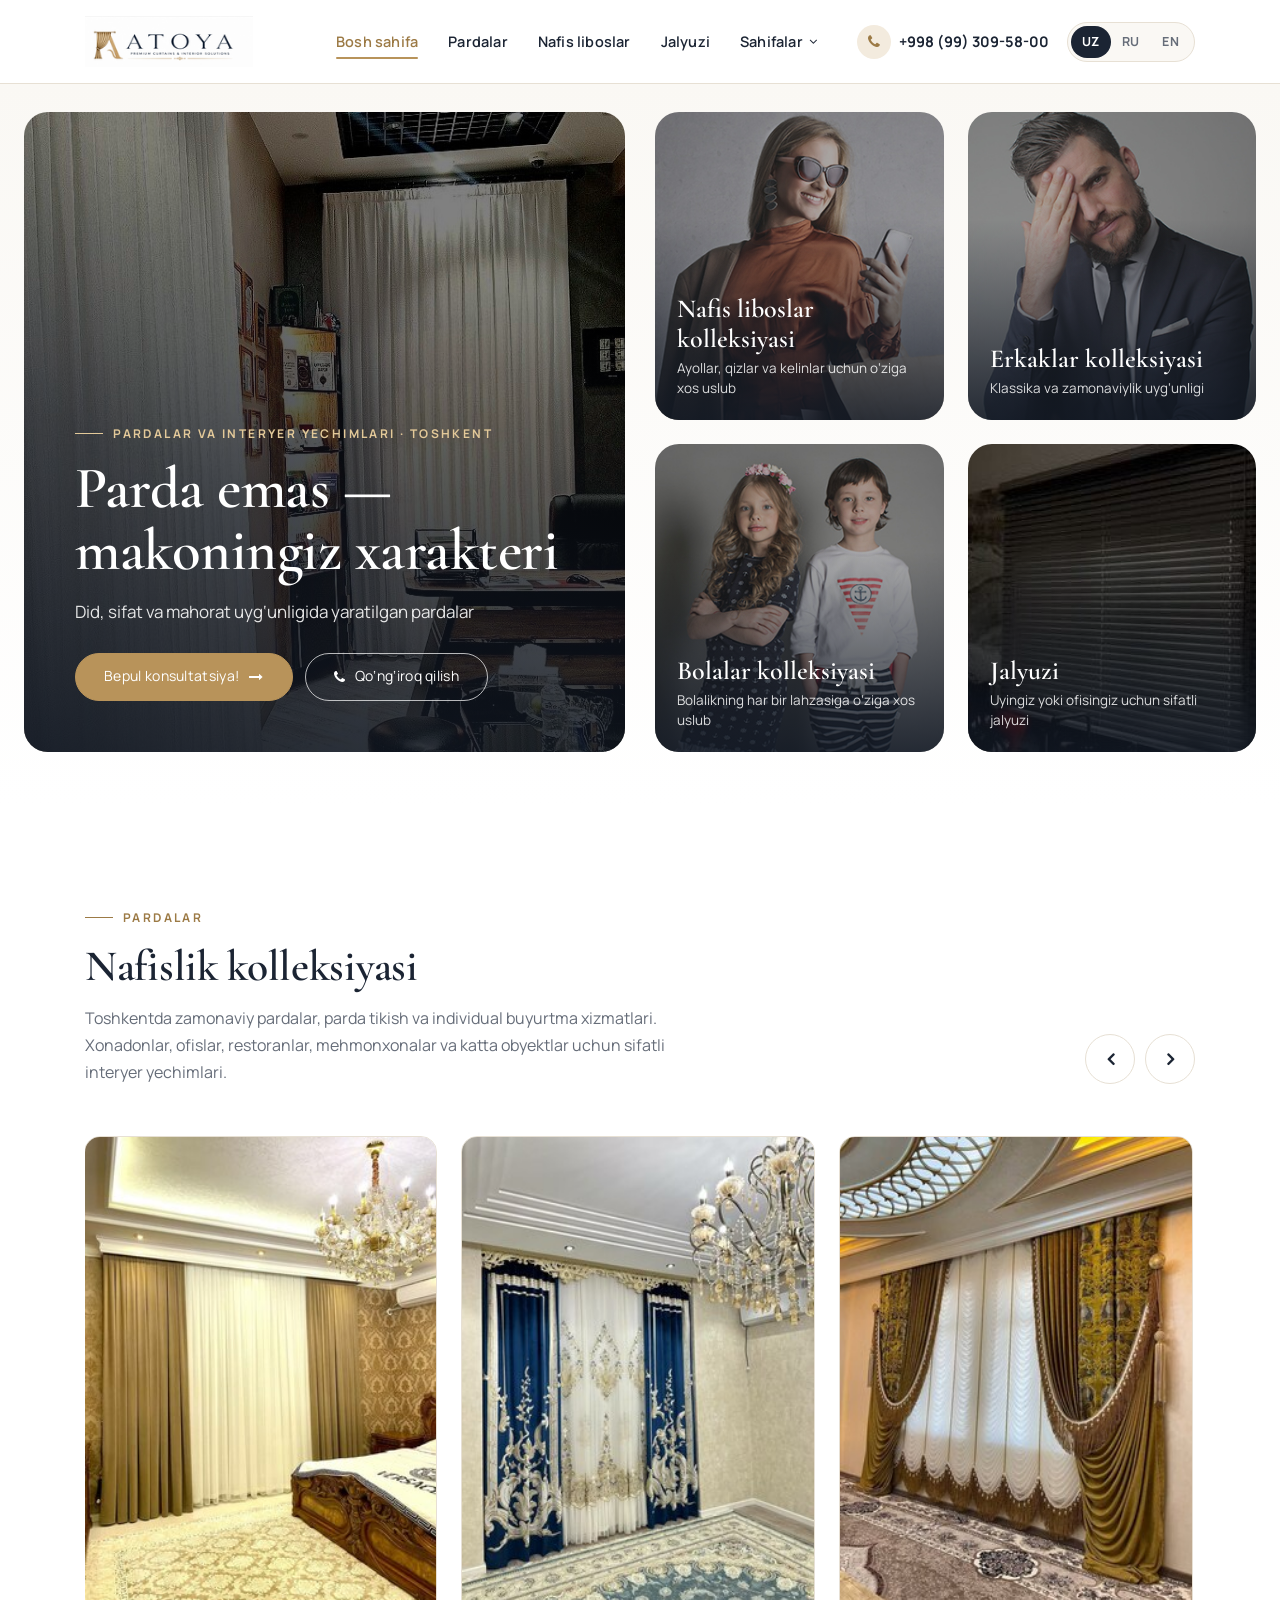
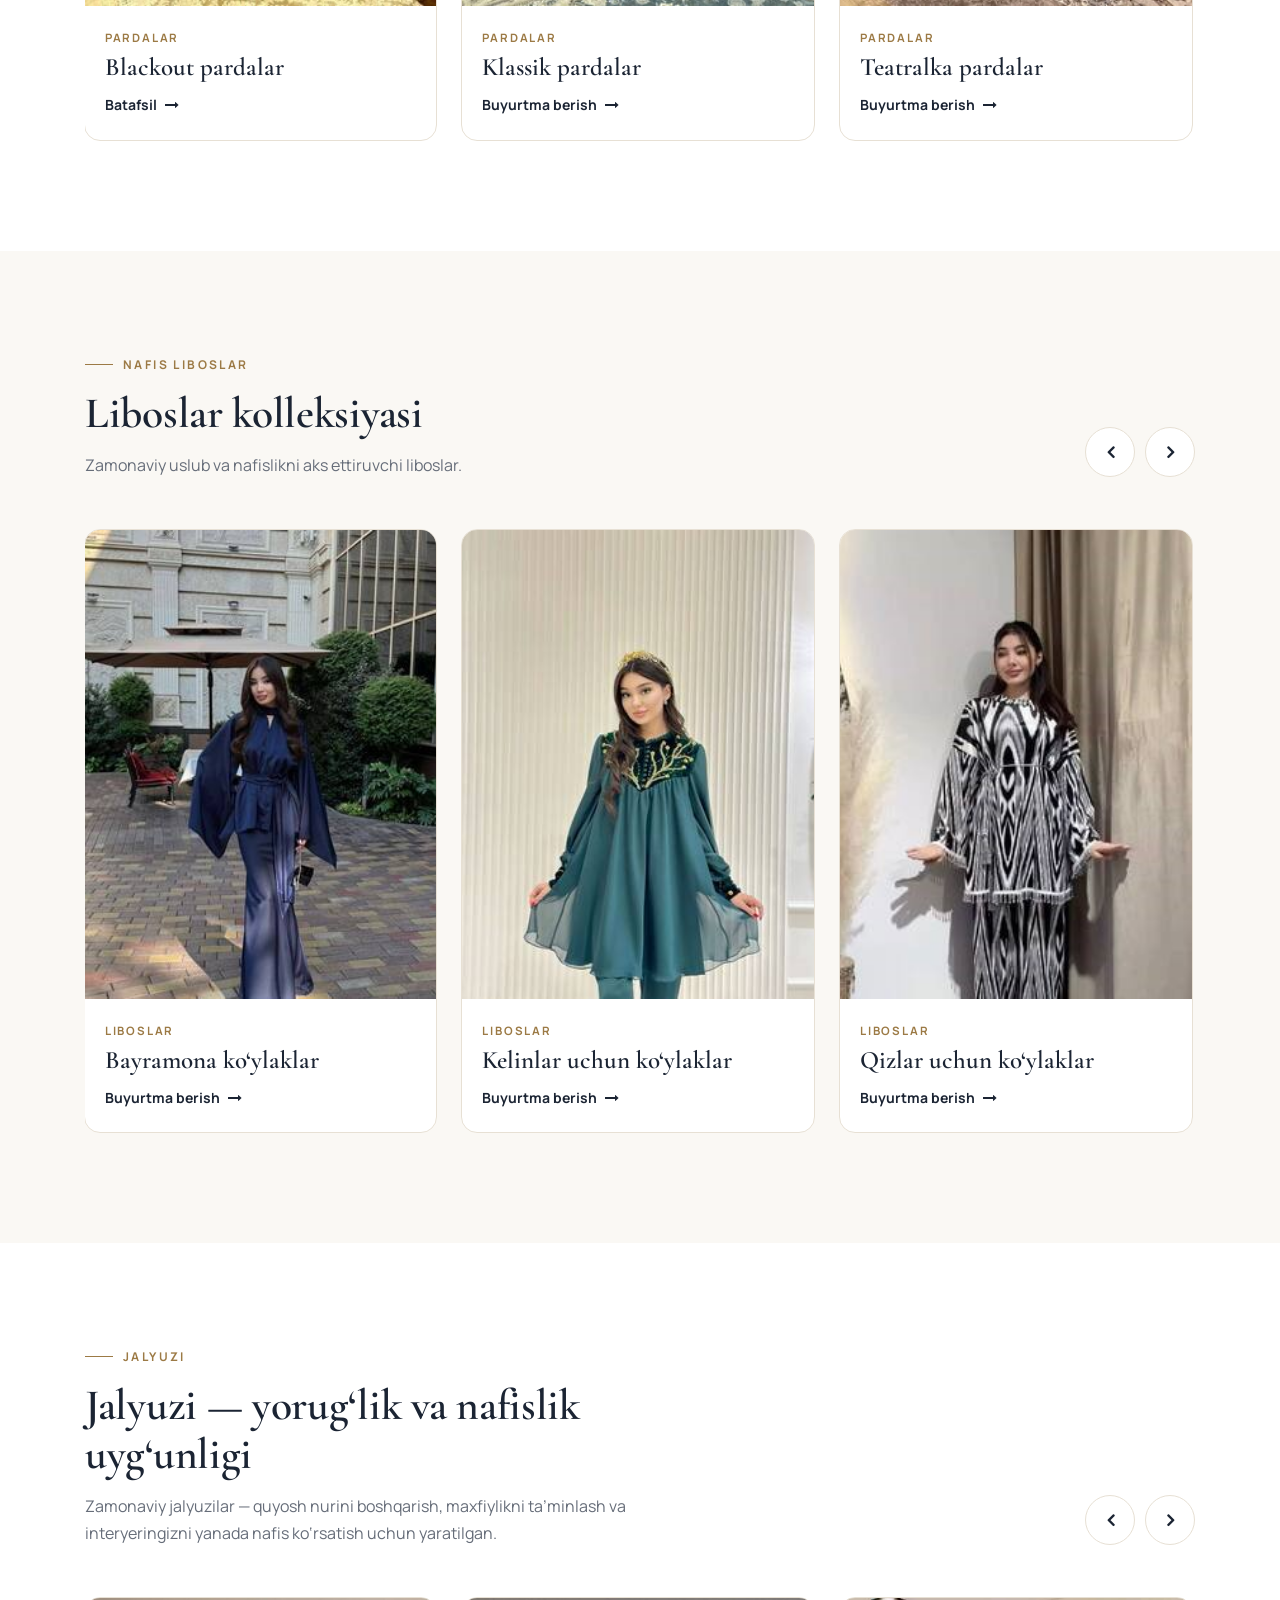
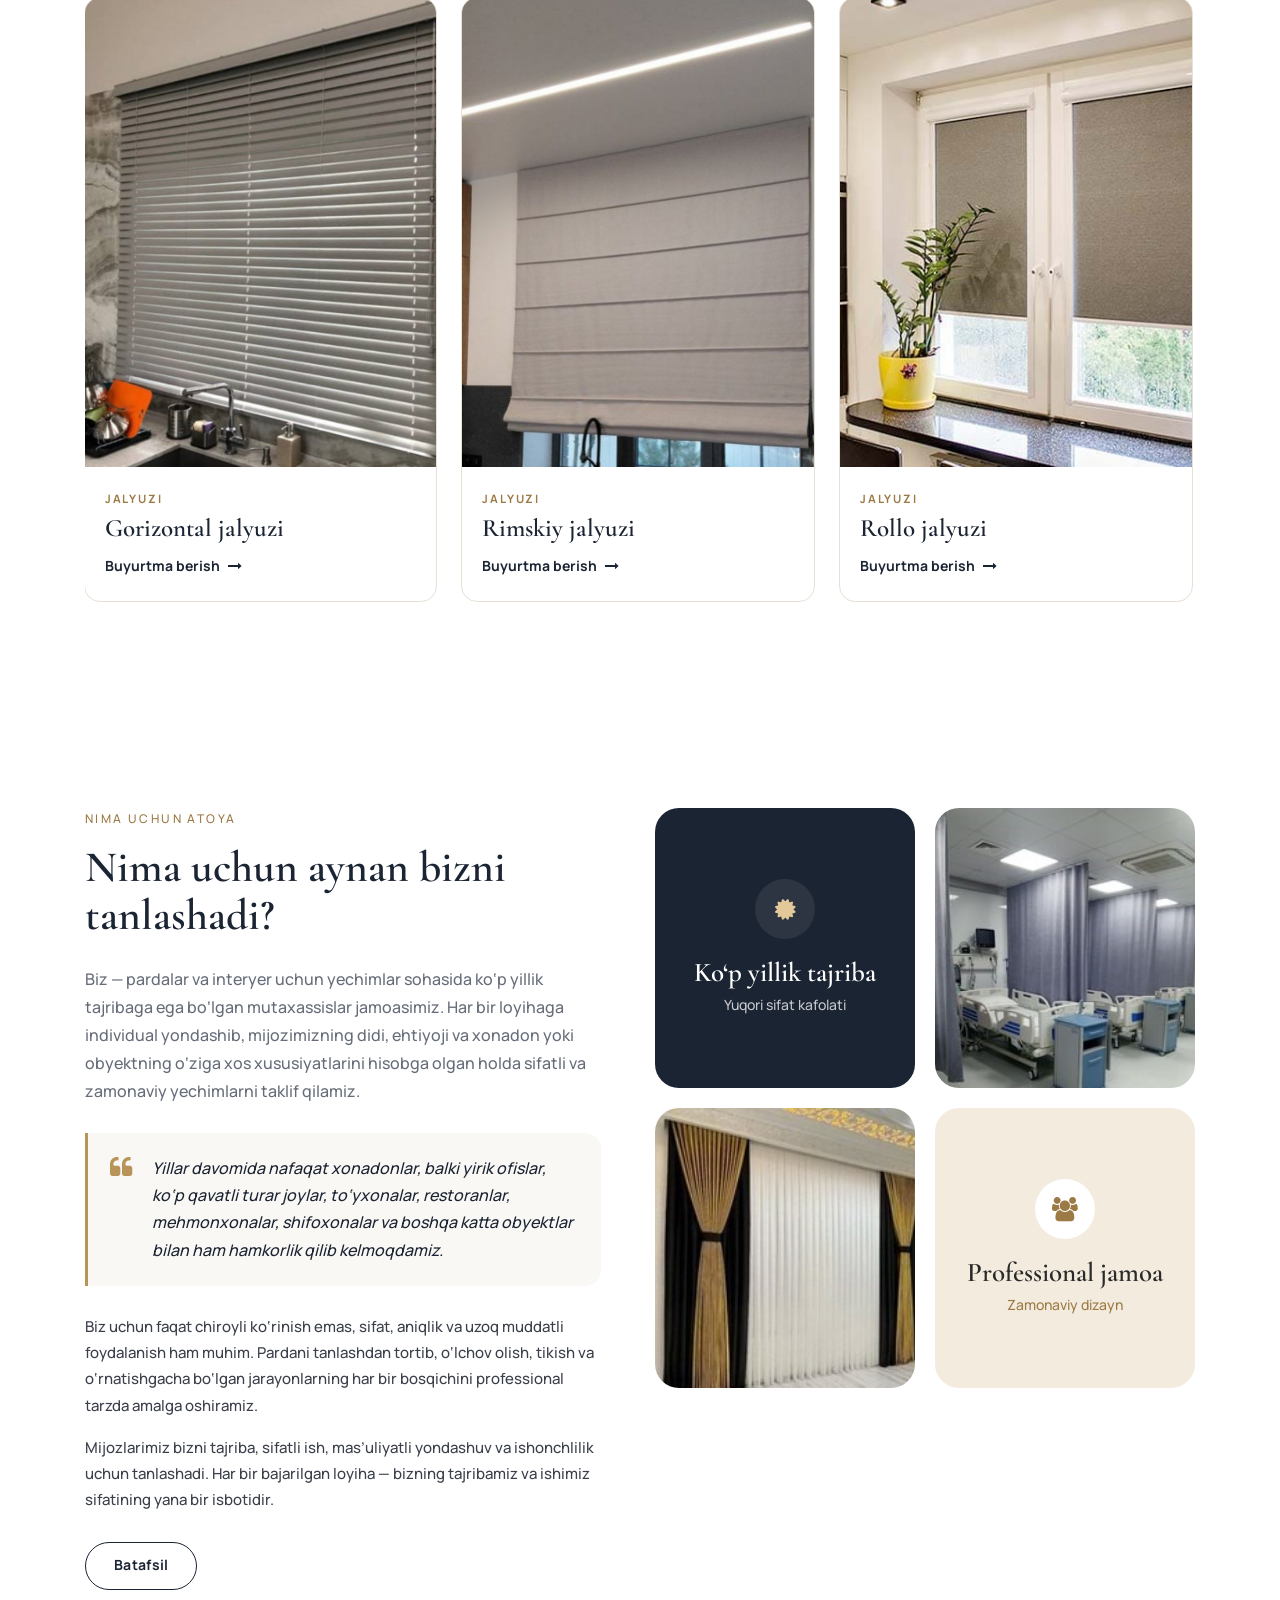
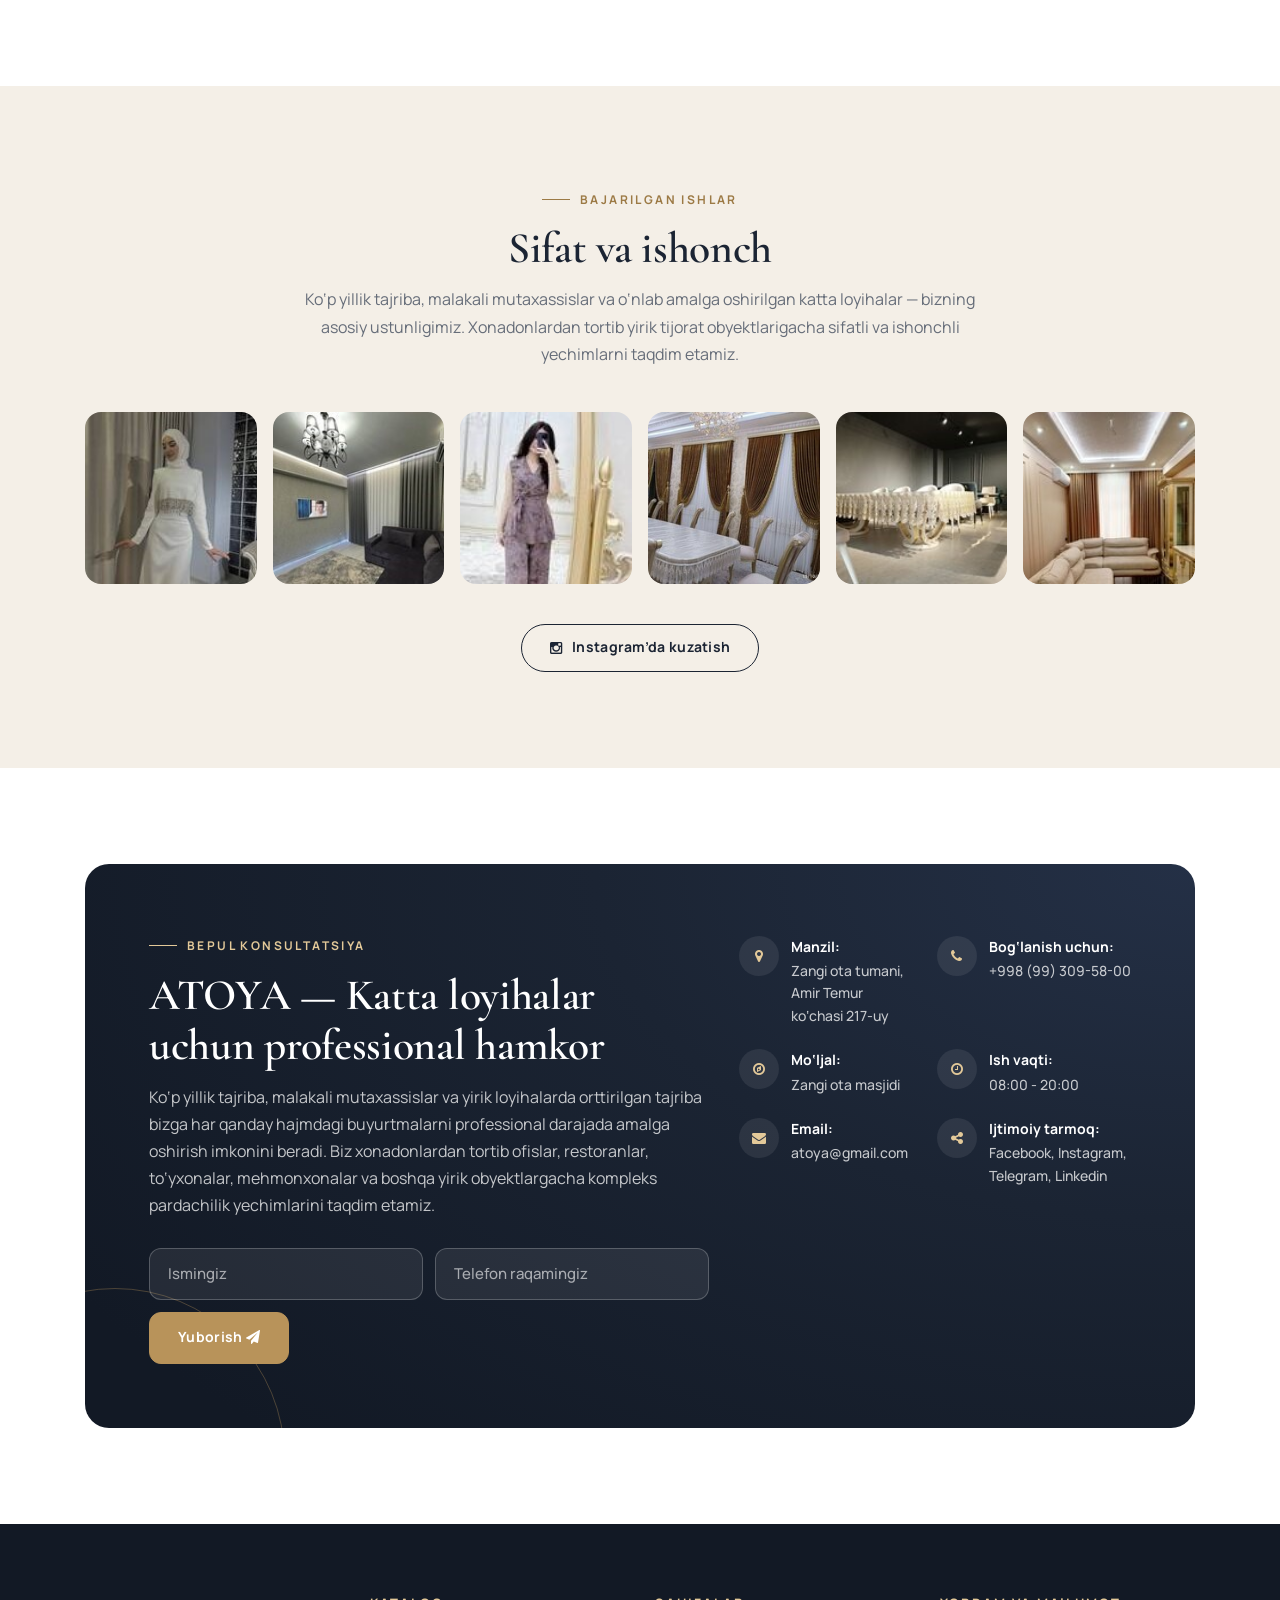
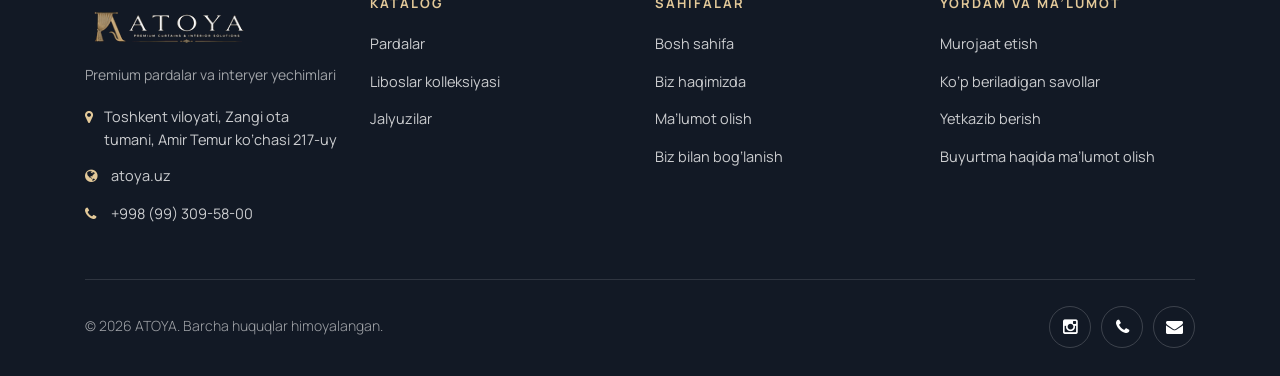
<file: index.html>
<!DOCTYPE html>
<html lang="uz">

  <head>

    <meta charset="utf-8">
    <meta name="viewport" content="width=device-width, initial-scale=1">
    <meta name="google-site-verification" content="Yon_dVUTndhUo_H23OYeHnMbUfAjYM6zgbsBsGNRiRQ" />
    <meta name="description" content="ATOYA — Toshkentda pardalar va interyer uchun zamonaviy yechimlar. Xonadonlar, ofislar, restoranlar, mehmonxonalar va yirik obyektlar uchun sifatli pardalar, professional tikuv va o‘rnatish xizmatlari." data-i18n-attr="content:meta.index.desc">
    <meta name="author" content="ATOYA">

    <title data-i18n="meta.index.title">ATOYA — Pardalar va interyer yechimlari | Toshkent</title>

    <link rel="canonical" href="https://atoya.uz/">

    <link rel="preconnect" href="https://fonts.googleapis.com">
    <link rel="preconnect" href="https://fonts.gstatic.com" crossorigin>
    <link href="https://fonts.googleapis.com/css2?family=Cormorant+Garamond:wght@500;600;700&family=Manrope:wght@400;500;600;700&display=swap" rel="stylesheet">

    <!-- Additional CSS Files -->
    <link rel="stylesheet" type="text/css" href="assets/css/bootstrap.min.css">
    <link rel="stylesheet" type="text/css" href="assets/css/font-awesome.css">
    <link rel="stylesheet" href="assets/css/templatemo-hexashop.css">
    <link rel="stylesheet" href="assets/css/owl-carousel.css">
    <link rel="stylesheet" href="assets/css/lightbox.css">
    <link rel="stylesheet" href="assets/css/custom.css">
    <!-- https://atoya.uz -->
    </head>

    <body>

    <a class="skip-link" href="#main" data-i18n="a11y.skip">Asosiy kontentga o‘tish</a>

    <!-- ***** Preloader Start ***** -->
    <div id="preloader" aria-hidden="true">
        <div class="jumper">
            <div></div>
            <div></div>
            <div></div>
        </div>
    </div>
    <!-- ***** Preloader End ***** -->


    <!-- ***** Header Area Start ***** -->
    <header class="site-header" id="siteHeader">
        <div class="container header-inner">
            <a href="index.html" class="brand" aria-label="ATOYA — bosh sahifa" data-i18n-attr="aria-label:brand.home">
                <img src="assets/images/with-logo.png" alt="ATOYA" width="195" height="59">
            </a>
            <button class="nav-toggle" type="button" aria-expanded="false" aria-controls="siteNav" aria-label="Menyuni ochish" data-i18n-attr="aria-label:nav.toggle">
                <span></span><span></span><span></span>
            </button>
            <nav class="site-nav" id="siteNav" aria-label="Asosiy menyu" data-i18n-attr="aria-label:nav.main">
                <ul class="nav-list">
                    <li><a class="nav-link active" href="#top" data-i18n="nav.home">Bosh sahifa</a></li>
                    <li><a class="nav-link" href="#men" data-i18n="nav.curtains">Pardalar</a></li>
                    <li><a class="nav-link" href="#women" data-i18n="nav.clothing">Nafis liboslar</a></li>
                    <li><a class="nav-link" href="#kids" data-i18n="nav.blinds">Jalyuzi</a></li>
                    <li class="has-sub">
                        <button class="nav-link sub-toggle" type="button" aria-expanded="false"><span data-i18n="nav.pages">Sahifalar</span> <i class="fa fa-angle-down" aria-hidden="true"></i></button>
                        <ul class="sub-menu">
                            <li><a href="about.html" data-i18n="nav.about">Biz haqimizda</a></li>
                            <li><a href="products.html" data-i18n="nav.products">Mahsulotlar</a></li>
                            <li><a href="single-product.html" data-i18n="nav.single">Mahsulot sahifasi</a></li>
                            <li><a href="contact.html" data-i18n="nav.contact">Biz bilan bog‘lanish</a></li>
                        </ul>
                    </li>
                </ul>
                <div class="nav-extra">
                    <a class="header-phone" href="tel:+998993095800"><i class="fa fa-phone" aria-hidden="true"></i><span>+998 (99) 309-58-00</span></a>
                    <div class="lang-switch" role="group" aria-label="Tilni tanlash" data-i18n-attr="aria-label:lang.label">
                        <button type="button" class="lang-btn" data-lang="uz" aria-pressed="true">UZ</button>
                        <button type="button" class="lang-btn" data-lang="ru" aria-pressed="false">RU</button>
                        <button type="button" class="lang-btn" data-lang="en" aria-pressed="false">EN</button>
                    </div>
                </div>
            </nav>
        </div>
    </header>
    <!-- ***** Header Area End ***** -->

    <main id="main" tabindex="-1">

    <!-- ***** Main Banner Area Start ***** -->
    <div class="main-banner" id="top">
        <div class="container-fluid">
            <div class="row">
                <div class="col-lg-6">
                    <div class="left-content">
                        <div class="thumb">
                            <div class="inner-content">
                                <p class="eyebrow" data-i18n="hero.eyebrow">Pardalar va interyer yechimlari · Toshkent</p>
                                <h1 data-i18n="hero.title">Parda emas — makoningiz xarakteri</h1>
                                <span class="hero-text" data-i18n="hero.text">Did, sifat va mahorat uyg‘unligida yaratilgan pardalar</span>
                                <div class="hero-actions">
                                    <a class="btn-atoya btn-gold" href="contact.html"><span data-i18n="hero.cta">Bepul konsultatsiya!</span> <i class="fa fa-long-arrow-right" aria-hidden="true"></i></a>
                                    <a class="btn-atoya btn-light-outline" href="tel:+998993095800"><i class="fa fa-phone" aria-hidden="true"></i> <span data-i18n="hero.call">Qo‘ng‘iroq qilish</span></a>
                                </div>
                            </div>
                            <img src="assets/images/home/01.jpg" alt="ATOYA zamonaviy pardalar va interyer yechimlari" data-i18n-attr="alt:hero.alt">
                        </div>
                    </div>
                </div>
                <div class="col-lg-6">
                    <div class="right-content">
                        <div class="row">
                            <div class="col-sm-6">
                                <div class="right-first-image">
                                    <div class="thumb">
                                        <div class="inner-content">
                                            <h4 data-i18n="tile1.title">Nafis liboslar kolleksiyasi</h4>
                                            <span data-i18n="tile1.sub">Ayollar, qizlar va kelinlar uchun o‘ziga xos uslub</span>
                                        </div>
                                        <div class="hover-content">
                                            <div class="inner">
                                                <h4 data-i18n="tile1.htitle">Ayollar va qizlar uchun</h4>
                                                <p data-i18n="tile1.text">Zamonaviy va nafis uslubdagi kundalik, bayramona hamda maxsus liboslar.</p>
                                                <div class="main-border-button">
                                                    <a href="#women" data-i18n="btn.more">Batafsil</a>
                                                </div>
                                            </div>
                                        </div>
                                        <img src="assets/images/baner-right-image-01.jpg" alt="Nafis liboslar kolleksiyasi" data-i18n-attr="alt:tile1.title">
                                    </div>
                                </div>
                            </div>
                            <div class="col-sm-6">
                                <div class="right-first-image">
                                    <div class="thumb">
                                        <div class="inner-content">
                                            <h4 data-i18n="tile2.title">Erkaklar kolleksiyasi</h4>
                                            <span data-i18n="tile2.sub">Klassika va zamonaviylik uyg‘unligi</span>
                                        </div>
                                        <div class="hover-content">
                                            <div class="inner">
                                                <h4 data-i18n="tile2.htitle">Erkaklar uchun</h4>
                                                <p data-i18n="tile2.text">Erkakona uslub, zamonaviy did.</p>
                                                <span class="btn-soon" data-i18n="btn.soon">Tez orada!</span>
                                            </div>
                                        </div>
                                        <img src="assets/images/baner-right-image-02.jpg" alt="Erkaklar kolleksiyasi" data-i18n-attr="alt:tile2.title">
                                    </div>
                                </div>
                            </div>
                            <div class="col-sm-6">
                                <div class="right-first-image">
                                    <div class="thumb">
                                        <div class="inner-content">
                                            <h4 data-i18n="tile3.title">Bolalar kolleksiyasi</h4>
                                            <span data-i18n="tile3.sub">Bolalikning har bir lahzasiga o‘ziga xos uslub</span>
                                        </div>
                                        <div class="hover-content">
                                            <div class="inner">
                                                <h4 data-i18n="tile3.title">Bolalar kolleksiyasi</h4>
                                                <p data-i18n="tile3.text">Har bir kichkintoy uchun o‘ziga xos uslub.</p>
                                                <span class="btn-soon" data-i18n="btn.soon">Tez orada!</span>
                                            </div>
                                        </div>
                                        <img src="assets/images/baner-right-image-03.jpg" alt="Bolalar kolleksiyasi" data-i18n-attr="alt:tile3.title">
                                    </div>
                                </div>
                            </div>
                            <div class="col-sm-6">
                                <div class="right-first-image">
                                    <div class="thumb">
                                        <div class="inner-content">
                                            <h4 data-i18n="tile4.title">Jalyuzi</h4>
                                            <span data-i18n="tile4.sub">Uyingiz yoki ofisingiz uchun sifatli jalyuzi</span>
                                        </div>
                                        <div class="hover-content">
                                            <div class="inner">
                                                <h4 data-i18n="tile4.htitle">Zamonaviy jalyuzilar</h4>
                                                <p data-i18n="tile4.text">Yorug‘likni boshqarish va interyerga nafislik qo‘shishning zamonaviy usuli.</p>
                                                <div class="main-border-button">
                                                    <a href="#kids" data-i18n="btn.more">Batafsil</a>
                                                </div>
                                            </div>
                                        </div>
                                        <img src="assets/images/home/05.jpg" alt="Zamonaviy jalyuzilar" data-i18n-attr="alt:tile4.htitle">
                                    </div>
                                </div>
                            </div>
                        </div>
                    </div>
                </div>
            </div>
        </div>
    </div>
    <!-- ***** Main Banner Area End ***** -->

    <!-- ***** Men Area (Curtains) Starts ***** -->
    <section class="section" id="men">
        <div class="container">
            <div class="row">
                <div class="col-lg-7">
                    <div class="section-heading reveal">
                        <p class="eyebrow" data-i18n="men.eyebrow">Pardalar</p>
                        <h2 data-i18n="men.title">Nafislik kolleksiyasi</h2>
                        <span data-i18n="men.text">Toshkentda zamonaviy pardalar, parda tikish va individual buyurtma xizmatlari. Xonadonlar, ofislar, restoranlar, mehmonxonalar va katta obyektlar uchun sifatli interyer yechimlari.</span>
                    </div>
                </div>
            </div>
        </div>
        <div class="container">
            <div class="row">
                <div class="col-lg-12">
                    <div class="men-item-carousel reveal">
                        <div class="owl-men-item owl-carousel">
                            <div class="item">
                                <article class="product-card">
                                    <div class="product-media">
                                        <img src="assets/images/pardalar/01.jpg" alt="Blackout pardalar" data-i18n-attr="alt:p.blackout" loading="lazy">
                                        <div class="product-actions">
                                            <a href="assets/images/pardalar/01.jpg" data-lightbox="curtain-1" data-title="Blackout pardalar" aria-label="Rasmni kattalashtirish" data-i18n-attr="aria-label:card.zoom;data-title:p.blackout"><i class="fa fa-search-plus" aria-hidden="true"></i></a>
                                            <a href="contact.html" aria-label="Buyurtma berish" data-i18n-attr="aria-label:card.order"><i class="fa fa-shopping-bag" aria-hidden="true"></i></a>
                                        </div>
                                    </div>
                                    <div class="product-body">
                                        <span class="product-tag" data-i18n="tag.curtains">Pardalar</span>
                                        <h3 data-i18n="p.blackout">Blackout pardalar</h3>
                                        <a class="product-link" href="single-product.html"><span data-i18n="btn.more">Batafsil</span> <i class="fa fa-long-arrow-right" aria-hidden="true"></i></a>
                                    </div>
                                </article>
                            </div>
                            <div class="item">
                                <article class="product-card">
                                    <div class="product-media">
                                        <img src="assets/images/pardalar/02.jpg" alt="Klassik pardalar" data-i18n-attr="alt:p.classic" loading="lazy">
                                        <div class="product-actions">
                                            <a href="assets/images/pardalar/02.jpg" data-lightbox="curtain-2" data-title="Klassik pardalar" aria-label="Rasmni kattalashtirish" data-i18n-attr="aria-label:card.zoom;data-title:p.classic"><i class="fa fa-search-plus" aria-hidden="true"></i></a>
                                            <a href="contact.html" aria-label="Buyurtma berish" data-i18n-attr="aria-label:card.order"><i class="fa fa-shopping-bag" aria-hidden="true"></i></a>
                                        </div>
                                    </div>
                                    <div class="product-body">
                                        <span class="product-tag" data-i18n="tag.curtains">Pardalar</span>
                                        <h3 data-i18n="p.classic">Klassik pardalar</h3>
                                        <a class="product-link" href="contact.html"><span data-i18n="card.order">Buyurtma berish</span> <i class="fa fa-long-arrow-right" aria-hidden="true"></i></a>
                                    </div>
                                </article>
                            </div>
                            <div class="item">
                                <article class="product-card">
                                    <div class="product-media">
                                        <img src="assets/images/pardalar/03.jpg" alt="Teatralka pardalar" data-i18n-attr="alt:p.theatre" loading="lazy">
                                        <div class="product-actions">
                                            <a href="assets/images/pardalar/03.jpg" data-lightbox="curtain-3" data-title="Teatralka pardalar" aria-label="Rasmni kattalashtirish" data-i18n-attr="aria-label:card.zoom;data-title:p.theatre"><i class="fa fa-search-plus" aria-hidden="true"></i></a>
                                            <a href="contact.html" aria-label="Buyurtma berish" data-i18n-attr="aria-label:card.order"><i class="fa fa-shopping-bag" aria-hidden="true"></i></a>
                                        </div>
                                    </div>
                                    <div class="product-body">
                                        <span class="product-tag" data-i18n="tag.curtains">Pardalar</span>
                                        <h3 data-i18n="p.theatre">Teatralka pardalar</h3>
                                        <a class="product-link" href="contact.html"><span data-i18n="card.order">Buyurtma berish</span> <i class="fa fa-long-arrow-right" aria-hidden="true"></i></a>
                                    </div>
                                </article>
                            </div>
                            <div class="item">
                                <article class="product-card">
                                    <div class="product-media">
                                        <img src="assets/images/pardalar/04.jpg" alt="Luversak pardalar" data-i18n-attr="alt:p.luversak" loading="lazy">
                                        <div class="product-actions">
                                            <a href="assets/images/pardalar/04.jpg" data-lightbox="curtain-4" data-title="Luversak pardalar" aria-label="Rasmni kattalashtirish" data-i18n-attr="aria-label:card.zoom;data-title:p.luversak"><i class="fa fa-search-plus" aria-hidden="true"></i></a>
                                            <a href="contact.html" aria-label="Buyurtma berish" data-i18n-attr="aria-label:card.order"><i class="fa fa-shopping-bag" aria-hidden="true"></i></a>
                                        </div>
                                    </div>
                                    <div class="product-body">
                                        <span class="product-tag" data-i18n="tag.curtains">Pardalar</span>
                                        <h3 data-i18n="p.luversak">Luversak pardalar</h3>
                                        <a class="product-link" href="contact.html"><span data-i18n="card.order">Buyurtma berish</span> <i class="fa fa-long-arrow-right" aria-hidden="true"></i></a>
                                    </div>
                                </article>
                            </div>
                        </div>
                    </div>
                </div>
            </div>
        </div>
    </section>
    <!-- ***** Men Area Ends ***** -->

    <!-- ***** Women Area (Clothing) Starts ***** -->
    <section class="section" id="women">
        <div class="container">
            <div class="row">
                <div class="col-lg-7">
                    <div class="section-heading reveal">
                        <p class="eyebrow" data-i18n="women.eyebrow">Nafis liboslar</p>
                        <h2 data-i18n="women.title">Liboslar kolleksiyasi</h2>
                        <span data-i18n="women.text">Zamonaviy uslub va nafislikni aks ettiruvchi liboslar.</span>
                    </div>
                </div>
            </div>
        </div>
        <div class="container">
            <div class="row">
                <div class="col-lg-12">
                    <div class="women-item-carousel reveal">
                        <div class="owl-women-item owl-carousel">
                            <div class="item">
                                <article class="product-card">
                                    <div class="product-media">
                                        <img src="assets/images/ayollar/01.jpg" alt="Bayramona ko‘ylaklar" data-i18n-attr="alt:p.festive" loading="lazy">
                                        <div class="product-actions">
                                            <a href="assets/images/ayollar/01.jpg" data-lightbox="dress-1" data-title="Bayramona ko‘ylaklar" aria-label="Rasmni kattalashtirish" data-i18n-attr="aria-label:card.zoom;data-title:p.festive"><i class="fa fa-search-plus" aria-hidden="true"></i></a>
                                            <a href="contact.html" aria-label="Buyurtma berish" data-i18n-attr="aria-label:card.order"><i class="fa fa-shopping-bag" aria-hidden="true"></i></a>
                                        </div>
                                    </div>
                                    <div class="product-body">
                                        <span class="product-tag" data-i18n="tag.clothing">Liboslar</span>
                                        <h3 data-i18n="p.festive">Bayramona ko‘ylaklar</h3>
                                        <a class="product-link" href="contact.html"><span data-i18n="card.order">Buyurtma berish</span> <i class="fa fa-long-arrow-right" aria-hidden="true"></i></a>
                                    </div>
                                </article>
                            </div>
                            <div class="item">
                                <article class="product-card">
                                    <div class="product-media">
                                        <img src="assets/images/ayollar/02.jpg" alt="Kelinlar uchun ko‘ylaklar" data-i18n-attr="alt:p.bridal" loading="lazy">
                                        <div class="product-actions">
                                            <a href="assets/images/ayollar/02.jpg" data-lightbox="dress-2" data-title="Kelinlar uchun ko‘ylaklar" aria-label="Rasmni kattalashtirish" data-i18n-attr="aria-label:card.zoom;data-title:p.bridal"><i class="fa fa-search-plus" aria-hidden="true"></i></a>
                                            <a href="contact.html" aria-label="Buyurtma berish" data-i18n-attr="aria-label:card.order"><i class="fa fa-shopping-bag" aria-hidden="true"></i></a>
                                        </div>
                                    </div>
                                    <div class="product-body">
                                        <span class="product-tag" data-i18n="tag.clothing">Liboslar</span>
                                        <h3 data-i18n="p.bridal">Kelinlar uchun ko‘ylaklar</h3>
                                        <a class="product-link" href="contact.html"><span data-i18n="card.order">Buyurtma berish</span> <i class="fa fa-long-arrow-right" aria-hidden="true"></i></a>
                                    </div>
                                </article>
                            </div>
                            <div class="item">
                                <article class="product-card">
                                    <div class="product-media">
                                        <img src="assets/images/ayollar/03.jpg" alt="Qizlar uchun ko‘ylaklar" data-i18n-attr="alt:p.girls" loading="lazy">
                                        <div class="product-actions">
                                            <a href="assets/images/ayollar/03.jpg" data-lightbox="dress-3" data-title="Qizlar uchun ko‘ylaklar" aria-label="Rasmni kattalashtirish" data-i18n-attr="aria-label:card.zoom;data-title:p.girls"><i class="fa fa-search-plus" aria-hidden="true"></i></a>
                                            <a href="contact.html" aria-label="Buyurtma berish" data-i18n-attr="aria-label:card.order"><i class="fa fa-shopping-bag" aria-hidden="true"></i></a>
                                        </div>
                                    </div>
                                    <div class="product-body">
                                        <span class="product-tag" data-i18n="tag.clothing">Liboslar</span>
                                        <h3 data-i18n="p.girls">Qizlar uchun ko‘ylaklar</h3>
                                        <a class="product-link" href="contact.html"><span data-i18n="card.order">Buyurtma berish</span> <i class="fa fa-long-arrow-right" aria-hidden="true"></i></a>
                                    </div>
                                </article>
                            </div>
                            <div class="item">
                                <article class="product-card">
                                    <div class="product-media">
                                        <img src="assets/images/ayollar/04.jpg" alt="Kelinlar uchun ko‘ylaklar" data-i18n-attr="alt:p.bridal" loading="lazy">
                                        <div class="product-actions">
                                            <a href="assets/images/ayollar/04.jpg" data-lightbox="dress-4" data-title="Kelinlar uchun ko‘ylaklar" aria-label="Rasmni kattalashtirish" data-i18n-attr="aria-label:card.zoom;data-title:p.bridal"><i class="fa fa-search-plus" aria-hidden="true"></i></a>
                                            <a href="contact.html" aria-label="Buyurtma berish" data-i18n-attr="aria-label:card.order"><i class="fa fa-shopping-bag" aria-hidden="true"></i></a>
                                        </div>
                                    </div>
                                    <div class="product-body">
                                        <span class="product-tag" data-i18n="tag.clothing">Liboslar</span>
                                        <h3 data-i18n="p.bridal">Kelinlar uchun ko‘ylaklar</h3>
                                        <a class="product-link" href="contact.html"><span data-i18n="card.order">Buyurtma berish</span> <i class="fa fa-long-arrow-right" aria-hidden="true"></i></a>
                                    </div>
                                </article>
                            </div>
                        </div>
                    </div>
                </div>
            </div>
        </div>
    </section>
    <!-- ***** Women Area Ends ***** -->

    <!-- ***** Kids Area (Blinds) Starts ***** -->
    <section class="section" id="kids">
        <div class="container">
            <div class="row">
                <div class="col-lg-7">
                    <div class="section-heading reveal">
                        <p class="eyebrow" data-i18n="kids.eyebrow">Jalyuzi</p>
                        <h2 data-i18n="kids.title">Jalyuzi — yorug‘lik va nafislik uyg‘unligi</h2>
                        <span data-i18n="kids.text">Zamonaviy jalyuzilar — quyosh nurini boshqarish, maxfiylikni ta’minlash va interyeringizni yanada nafis ko‘rsatish uchun yaratilgan.</span>
                    </div>
                </div>
            </div>
        </div>
        <div class="container">
            <div class="row">
                <div class="col-lg-12">
                    <div class="kid-item-carousel reveal">
                        <div class="owl-kid-item owl-carousel">
                            <div class="item">
                                <article class="product-card">
                                    <div class="product-media">
                                        <img src="assets/images/jaluzi/01.jpg" alt="Gorizontal jalyuzi" data-i18n-attr="alt:p.horizontal" loading="lazy">
                                        <div class="product-actions">
                                            <a href="assets/images/jaluzi/01.jpg" data-lightbox="blind-1" data-title="Gorizontal jalyuzi" aria-label="Rasmni kattalashtirish" data-i18n-attr="aria-label:card.zoom;data-title:p.horizontal"><i class="fa fa-search-plus" aria-hidden="true"></i></a>
                                            <a href="contact.html" aria-label="Buyurtma berish" data-i18n-attr="aria-label:card.order"><i class="fa fa-shopping-bag" aria-hidden="true"></i></a>
                                        </div>
                                    </div>
                                    <div class="product-body">
                                        <span class="product-tag" data-i18n="tag.blinds">Jalyuzi</span>
                                        <h3 data-i18n="p.horizontal">Gorizontal jalyuzi</h3>
                                        <a class="product-link" href="contact.html"><span data-i18n="card.order">Buyurtma berish</span> <i class="fa fa-long-arrow-right" aria-hidden="true"></i></a>
                                    </div>
                                </article>
                            </div>
                            <div class="item">
                                <article class="product-card">
                                    <div class="product-media">
                                        <img src="assets/images/jaluzi/02.jpg" alt="Rimskiy jalyuzi" data-i18n-attr="alt:p.roman" loading="lazy">
                                        <div class="product-actions">
                                            <a href="assets/images/jaluzi/02.jpg" data-lightbox="blind-2" data-title="Rimskiy jalyuzi" aria-label="Rasmni kattalashtirish" data-i18n-attr="aria-label:card.zoom;data-title:p.roman"><i class="fa fa-search-plus" aria-hidden="true"></i></a>
                                            <a href="contact.html" aria-label="Buyurtma berish" data-i18n-attr="aria-label:card.order"><i class="fa fa-shopping-bag" aria-hidden="true"></i></a>
                                        </div>
                                    </div>
                                    <div class="product-body">
                                        <span class="product-tag" data-i18n="tag.blinds">Jalyuzi</span>
                                        <h3 data-i18n="p.roman">Rimskiy jalyuzi</h3>
                                        <a class="product-link" href="contact.html"><span data-i18n="card.order">Buyurtma berish</span> <i class="fa fa-long-arrow-right" aria-hidden="true"></i></a>
                                    </div>
                                </article>
                            </div>
                            <div class="item">
                                <article class="product-card">
                                    <div class="product-media">
                                        <img src="assets/images/jaluzi/03.jpg" alt="Rollo jalyuzi" data-i18n-attr="alt:p.roller" loading="lazy">
                                        <div class="product-actions">
                                            <a href="assets/images/jaluzi/03.jpg" data-lightbox="blind-3" data-title="Rollo jalyuzi" aria-label="Rasmni kattalashtirish" data-i18n-attr="aria-label:card.zoom;data-title:p.roller"><i class="fa fa-search-plus" aria-hidden="true"></i></a>
                                            <a href="contact.html" aria-label="Buyurtma berish" data-i18n-attr="aria-label:card.order"><i class="fa fa-shopping-bag" aria-hidden="true"></i></a>
                                        </div>
                                    </div>
                                    <div class="product-body">
                                        <span class="product-tag" data-i18n="tag.blinds">Jalyuzi</span>
                                        <h3 data-i18n="p.roller">Rollo jalyuzi</h3>
                                        <a class="product-link" href="contact.html"><span data-i18n="card.order">Buyurtma berish</span> <i class="fa fa-long-arrow-right" aria-hidden="true"></i></a>
                                    </div>
                                </article>
                            </div>
                            <div class="item">
                                <article class="product-card">
                                    <div class="product-media">
                                        <img src="assets/images/jaluzi/04.jpg" alt="Vertikal jalyuzi" data-i18n-attr="alt:p.vertical" loading="lazy">
                                        <div class="product-actions">
                                            <a href="assets/images/jaluzi/04.jpg" data-lightbox="blind-4" data-title="Vertikal jalyuzi" aria-label="Rasmni kattalashtirish" data-i18n-attr="aria-label:card.zoom;data-title:p.vertical"><i class="fa fa-search-plus" aria-hidden="true"></i></a>
                                            <a href="contact.html" aria-label="Buyurtma berish" data-i18n-attr="aria-label:card.order"><i class="fa fa-shopping-bag" aria-hidden="true"></i></a>
                                        </div>
                                    </div>
                                    <div class="product-body">
                                        <span class="product-tag" data-i18n="tag.blinds">Jalyuzi</span>
                                        <h3 data-i18n="p.vertical">Vertikal jalyuzi</h3>
                                        <a class="product-link" href="contact.html"><span data-i18n="card.order">Buyurtma berish</span> <i class="fa fa-long-arrow-right" aria-hidden="true"></i></a>
                                    </div>
                                </article>
                            </div>
                        </div>
                    </div>
                </div>
            </div>
        </div>
    </section>
    <!-- ***** Kids Area Ends ***** -->

    <!-- ***** Explore Area (Why choose us) Starts ***** -->
    <section class="section" id="explore">
        <div class="container">
            <div class="row">
                <div class="col-lg-6">
                    <div class="left-content reveal">
                        <p class="eyebrow" data-i18n="why.eyebrow">Nima uchun ATOYA</p>
                        <h2 data-i18n="why.title">Nima uchun aynan bizni tanlashadi?</h2>
                        <span data-i18n="why.text">Biz — pardalar va interyer uchun yechimlar sohasida ko‘p yillik tajribaga ega bo‘lgan mutaxassislar jamoasimiz. Har bir loyihaga individual yondashib, mijozimizning didi, ehtiyoji va xonadon yoki obyektning o‘ziga xos xususiyatlarini hisobga olgan holda sifatli va zamonaviy yechimlarni taklif qilamiz.</span>
                        <div class="quote">
                            <i class="fa fa-quote-left" aria-hidden="true"></i><p data-i18n="why.quote">Yillar davomida nafaqat xonadonlar, balki yirik ofislar, ko‘p qavatli turar joylar, to‘yxonalar, restoranlar, mehmonxonalar, shifoxonalar va boshqa katta obyektlar bilan ham hamkorlik qilib kelmoqdamiz.</p>
                        </div>
                        <p data-i18n="why.p1">Biz uchun faqat chiroyli ko‘rinish emas, sifat, aniqlik va uzoq muddatli foydalanish ham muhim. Pardani tanlashdan tortib, o‘lchov olish, tikish va o‘rnatishgacha bo‘lgan jarayonlarning har bir bosqichini professional tarzda amalga oshiramiz.</p>
                        <p data-i18n="why.p2">Mijozlarimiz bizni tajriba, sifatli ish, mas’uliyatli yondashuv va ishonchlilik uchun tanlashadi. Har bir bajarilgan loyiha — bizning tajribamiz va ishimiz sifatining yana bir isbotidir.</p>
                        <div class="main-border-button">
                            <a href="about.html" data-i18n="btn.more">Batafsil</a>
                        </div>
                    </div>
                </div>
                <div class="col-lg-6">
                    <div class="right-content reveal">
                        <div class="row">
                            <div class="col-6">
                                <div class="leather">
                                    <span class="why-icon" aria-hidden="true"><i class="fa fa-certificate"></i></span>
                                    <h4 data-i18n="why.box1.title">Ko‘p yillik tajriba</h4>
                                    <span data-i18n="why.box1.sub">Yuqori sifat kafolati</span>
                                </div>
                            </div>
                            <div class="col-6">
                                <div class="first-image">
                                    <img src="assets/images/nma%20uchun%20bizni/01.jpg" alt="Shifoxona uchun pardalar" data-i18n-attr="alt:alt.why1" loading="lazy">
                                </div>
                            </div>
                            <div class="col-6">
                                <div class="second-image">
                                    <img src="assets/images/nma%20uchun%20bizni/02.jpg" alt="Zamonaviy interyer pardalari" data-i18n-attr="alt:alt.why2" loading="lazy">
                                </div>
                            </div>
                            <div class="col-6">
                                <div class="types">
                                    <span class="why-icon" aria-hidden="true"><i class="fa fa-users"></i></span>
                                    <h4 data-i18n="why.box2.title">Professional jamoa</h4>
                                    <span data-i18n="why.box2.sub">Zamonaviy dizayn</span>
                                </div>
                            </div>
                        </div>
                    </div>
                </div>
            </div>
        </div>
    </section>
    <!-- ***** Explore Area Ends ***** -->

    <!-- ***** Social Area (Gallery) Starts ***** -->
    <section class="section" id="social">
        <div class="container">
            <div class="row">
                <div class="col-lg-12">
                    <div class="section-heading text-center reveal">
                        <p class="eyebrow" data-i18n="gallery.eyebrow">Bajarilgan ishlar</p>
                        <h2 data-i18n="gallery.title">Sifat va ishonch</h2>
                        <span data-i18n="gallery.text">Ko‘p yillik tajriba, malakali mutaxassislar va o‘nlab amalga oshirilgan katta loyihalar — bizning asosiy ustunligimiz. Xonadonlardan tortib yirik tijorat obyektlarigacha sifatli va ishonchli yechimlarni taqdim etamiz.</span>
                    </div>
                </div>
            </div>
        </div>
        <div class="container">
            <div class="gallery-grid reveal">
                <a class="gallery-item" href="https://www.instagram.com/atoya.uz?igsi=bTBwMnZreWVxa3k=" target="_blank" rel="noopener" aria-label="Instagram’da ko‘rish" data-i18n-attr="aria-label:gallery.aria">
                    <img src="assets/images/instagram/01.jpg" alt="Nafis libos" data-i18n-attr="alt:alt.g1" loading="lazy">
                    <span class="gallery-overlay"><i class="fa fa-instagram" aria-hidden="true"></i><span data-i18n="btn.more">Batafsil</span></span>
                </a>
                <a class="gallery-item" href="https://www.instagram.com/atoya.uz?igsi=bTBwMnZreWVxa3k=" target="_blank" rel="noopener" aria-label="Instagram’da ko‘rish" data-i18n-attr="aria-label:gallery.aria">
                    <img src="assets/images/instagram/02.jpg" alt="Mehmonxona uchun pardalar" data-i18n-attr="alt:alt.g2" loading="lazy">
                    <span class="gallery-overlay"><i class="fa fa-instagram" aria-hidden="true"></i><span data-i18n="btn.more">Batafsil</span></span>
                </a>
                <a class="gallery-item" href="https://www.instagram.com/atoya.uz?igsi=bTBwMnZreWVxa3k=" target="_blank" rel="noopener" aria-label="Instagram’da ko‘rish" data-i18n-attr="aria-label:gallery.aria">
                    <img src="assets/images/instagram/03.jpg" alt="Ayollar libosi" data-i18n-attr="alt:alt.g3" loading="lazy">
                    <span class="gallery-overlay"><i class="fa fa-instagram" aria-hidden="true"></i><span data-i18n="btn.more">Batafsil</span></span>
                </a>
                <a class="gallery-item" href="https://www.instagram.com/atoya.uz?igsi=bTBwMnZreWVxa3k=" target="_blank" rel="noopener" aria-label="Instagram’da ko‘rish" data-i18n-attr="aria-label:gallery.aria">
                    <img src="assets/images/instagram/04.jpg" alt="Restoran zali uchun pardalar" data-i18n-attr="alt:alt.g4" loading="lazy">
                    <span class="gallery-overlay"><i class="fa fa-instagram" aria-hidden="true"></i><span data-i18n="btn.more">Batafsil</span></span>
                </a>
                <a class="gallery-item" href="https://www.instagram.com/atoya.uz?igsi=bTBwMnZreWVxa3k=" target="_blank" rel="noopener" aria-label="Instagram’da ko‘rish" data-i18n-attr="aria-label:gallery.aria">
                    <img src="assets/images/instagram/05.jpg" alt="Banket zali bezagi" data-i18n-attr="alt:alt.g5" loading="lazy">
                    <span class="gallery-overlay"><i class="fa fa-instagram" aria-hidden="true"></i><span data-i18n="btn.more">Batafsil</span></span>
                </a>
                <a class="gallery-item" href="https://www.instagram.com/atoya.uz?igsi=bTBwMnZreWVxa3k=" target="_blank" rel="noopener" aria-label="Instagram’da ko‘rish" data-i18n-attr="aria-label:gallery.aria">
                    <img src="assets/images/instagram/06.jpg" alt="Mehmon xonasi uchun pardalar" data-i18n-attr="alt:alt.g6" loading="lazy">
                    <span class="gallery-overlay"><i class="fa fa-instagram" aria-hidden="true"></i><span data-i18n="btn.more">Batafsil</span></span>
                </a>
            </div>
            <div class="gallery-cta">
                <a class="btn-atoya" href="https://www.instagram.com/atoya.uz?igsi=bTBwMnZreWVxa3k=" target="_blank" rel="noopener"><i class="fa fa-instagram" aria-hidden="true"></i> <span data-i18n="gallery.cta">Instagram’da kuzatish</span></a>
            </div>
        </div>
    </section>
    <!-- ***** Social Area Ends ***** -->

    <!-- ***** Subscribe Area (Contact CTA) Starts ***** -->
    <section class="subscribe" aria-labelledby="ctaTitle">
        <div class="container">
            <div class="cta-card reveal">
                <div class="row">
                    <div class="col-lg-7">
                        <div class="section-heading">
                            <p class="eyebrow" data-i18n="cta.eyebrow">Bepul konsultatsiya</p>
                            <h2 id="ctaTitle" data-i18n="cta.title">ATOYA — Katta loyihalar uchun professional hamkor</h2>
                            <span data-i18n="cta.text">Ko‘p yillik tajriba, malakali mutaxassislar va yirik loyihalarda orttirilgan tajriba bizga har qanday hajmdagi buyurtmalarni professional darajada amalga oshirish imkonini beradi. Biz xonadonlardan tortib ofislar, restoranlar, to‘yxonalar, mehmonxonalar va boshqa yirik obyektlargacha kompleks pardachilik yechimlarini taqdim etamiz.</span>
                        </div>
                        <form id="subscribe" class="lead-form js-lead-form" action="#" method="post">
                            <div class="form-fields">
                                <label class="sr-only" for="sub-name" data-i18n="form.name">Ismingiz</label>
                                <input name="name" type="text" id="sub-name" autocomplete="name" placeholder="Ismingiz" data-i18n-attr="placeholder:form.name" required>
                                <label class="sr-only" for="sub-phone" data-i18n="form.phone">Telefon raqamingiz</label>
                                <input name="phone" type="tel" id="sub-phone" autocomplete="tel" placeholder="Telefon raqamingiz" data-i18n-attr="placeholder:form.phone" required>
                                <button type="submit" class="btn-atoya btn-gold"><span data-i18n="form.submit">Yuborish</span> <i class="fa fa-paper-plane" aria-hidden="true"></i></button>
                            </div>
                            <p class="form-note" role="status" aria-live="polite" hidden></p>
                        </form>
                    </div>
                    <div class="col-lg-5">
                        <ul class="contact-info">
                            <li><span class="ci-icon" aria-hidden="true"><i class="fa fa-map-marker"></i></span><div><strong data-i18n="info.address">Manzil:</strong><span data-i18n="info.addressVal">Zangi ota tumani, Amir Temur ko‘chasi 217-uy</span></div></li>
                            <li><span class="ci-icon" aria-hidden="true"><i class="fa fa-phone"></i></span><div><strong data-i18n="info.phone">Bog‘lanish uchun:</strong><span><a href="tel:+998993095800">+998 (99) 309-58-00</a></span></div></li>
                            <li><span class="ci-icon" aria-hidden="true"><i class="fa fa-compass"></i></span><div><strong data-i18n="info.landmark">Mo‘ljal:</strong><span data-i18n="info.landmarkVal">Zangi ota masjidi</span></div></li>
                            <li><span class="ci-icon" aria-hidden="true"><i class="fa fa-clock-o"></i></span><div><strong data-i18n="info.hours">Ish vaqti:</strong><span>08:00 - 20:00</span></div></li>
                            <li><span class="ci-icon" aria-hidden="true"><i class="fa fa-envelope"></i></span><div><strong data-i18n="info.email">Email:</strong><span><a href="mailto:atoya@gmail.com">atoya@gmail.com</a></span></div></li>
                            <li><span class="ci-icon" aria-hidden="true"><i class="fa fa-share-alt"></i></span><div><strong data-i18n="info.social">Ijtimoiy tarmoq:</strong><span><a href="#">Facebook</a>, <a href="https://www.instagram.com/atoya.uz?igsi=bTBwMnZreWVxa3k=" target="_blank" rel="noopener">Instagram</a>, <a href="#">Telegram</a>, <a href="#">Linkedin</a></span></div></li>
                        </ul>
                    </div>
                </div>
            </div>
        </div>
    </section>
    <!-- ***** Subscribe Area Ends ***** -->

    </main>

    <!-- ***** Footer Start ***** -->
    <footer class="site-footer">
        <div class="container">
            <div class="row">
                <div class="col-lg-3 col-md-6">
                    <div class="first-item">
                        <div class="logo">
                            <img src="assets/images/logo.png" alt="ATOYA" width="195" height="59" loading="lazy">
                        </div>
                        <p class="footer-tagline" data-i18n="footer.tagline">Premium pardalar va interyer yechimlari</p>
                        <ul class="footer-contacts">
                            <li><a href="https://www.google.com/maps/search/?api=1&amp;query=Zangiota%20masjidi%2C%20Zangiota%20tumani%2C%20Toshkent%20viloyati" target="_blank" rel="noopener"><i class="fa fa-map-marker" aria-hidden="true"></i><span data-i18n="footer.address">Toshkent viloyati, Zangi ota tumani, Amir Temur ko‘chasi 217-uy</span></a></li>
                            <li><a href="index.html"><i class="fa fa-globe" aria-hidden="true"></i><span>atoya.uz</span></a></li>
                            <li><a href="tel:+998993095800"><i class="fa fa-phone" aria-hidden="true"></i><span>+998 (99) 309-58-00</span></a></li>
                        </ul>
                    </div>
                </div>
                <div class="col-lg-3 col-md-6">
                    <h4 data-i18n="footer.catalog">Katalog</h4>
                    <ul>
                        <li><a href="#men" data-i18n="footer.curtains">Pardalar</a></li>
                        <li><a href="#women" data-i18n="footer.clothing">Liboslar kolleksiyasi</a></li>
                        <li><a href="#kids" data-i18n="footer.blinds">Jalyuzilar</a></li>
                    </ul>
                </div>
                <div class="col-lg-3 col-md-6">
                    <h4 data-i18n="footer.pages">Sahifalar</h4>
                    <ul>
                        <li><a href="index.html" data-i18n="footer.home">Bosh sahifa</a></li>
                        <li><a href="about.html" data-i18n="footer.about">Biz haqimizda</a></li>
                        <li><a href="products.html" data-i18n="footer.info">Ma’lumot olish</a></li>
                        <li><a href="contact.html" data-i18n="footer.contact">Biz bilan bog‘lanish</a></li>
                    </ul>
                </div>
                <div class="col-lg-3 col-md-6">
                    <h4 data-i18n="footer.help">Yordam va ma’lumot</h4>
                    <ul>
                        <li><a href="contact.html" data-i18n="footer.appeal">Murojaat etish</a></li>
                        <li><a href="contact.html" data-i18n="footer.faq">Ko‘p beriladigan savollar</a></li>
                        <li><a href="contact.html" data-i18n="footer.delivery">Yetkazib berish</a></li>
                        <li><a href="contact.html" data-i18n="footer.orderInfo">Buyurtma haqida ma’lumot olish</a></li>
                    </ul>
                </div>
                <div class="col-lg-12">
                    <div class="under-footer">
                        <p data-i18n="footer.copy">© 2026 ATOYA. Barcha huquqlar himoyalangan.</p>
                        <ul>
                            <li><a href="https://www.instagram.com/atoya.uz?igsi=bTBwMnZreWVxa3k=" target="_blank" rel="noopener" aria-label="Instagram"><i class="fa fa-instagram" aria-hidden="true"></i></a></li>
                            <li><a href="tel:+998993095800" aria-label="Telefon" data-i18n-attr="aria-label:a11y.phone"><i class="fa fa-phone" aria-hidden="true"></i></a></li>
                            <li><a href="mailto:atoya@gmail.com" aria-label="Email"><i class="fa fa-envelope" aria-hidden="true"></i></a></li>
                        </ul>
                    </div>
                </div>
            </div>
        </div>
    </footer>
    <!-- ***** Footer End ***** -->


    <!-- jQuery -->
    <script src="assets/js/jquery-2.1.0.min.js"></script>

    <!-- Bootstrap -->
    <script src="assets/js/popper.js"></script>
    <script src="assets/js/bootstrap.min.js"></script>

    <!-- Plugins -->
    <script src="assets/js/owl-carousel.js"></script>
    <script src="assets/js/accordions.js"></script>
    <script src="assets/js/datepicker.js"></script>
    <script src="assets/js/scrollreveal.min.js"></script>
    <script src="assets/js/waypoints.min.js"></script>
    <script src="assets/js/jquery.counterup.min.js"></script>
    <script src="assets/js/imgfix.min.js"></script>
    <script src="assets/js/slick.js"></script>
    <script src="assets/js/lightbox.js"></script>
    <script src="assets/js/isotope.js"></script>

    <!-- Translations (UZ / RU / EN) -->
    <script src="assets/js/i18n.js"></script>

    <!-- Global Init -->
    <script src="assets/js/custom.js"></script>

  </body>
</html>
</file>
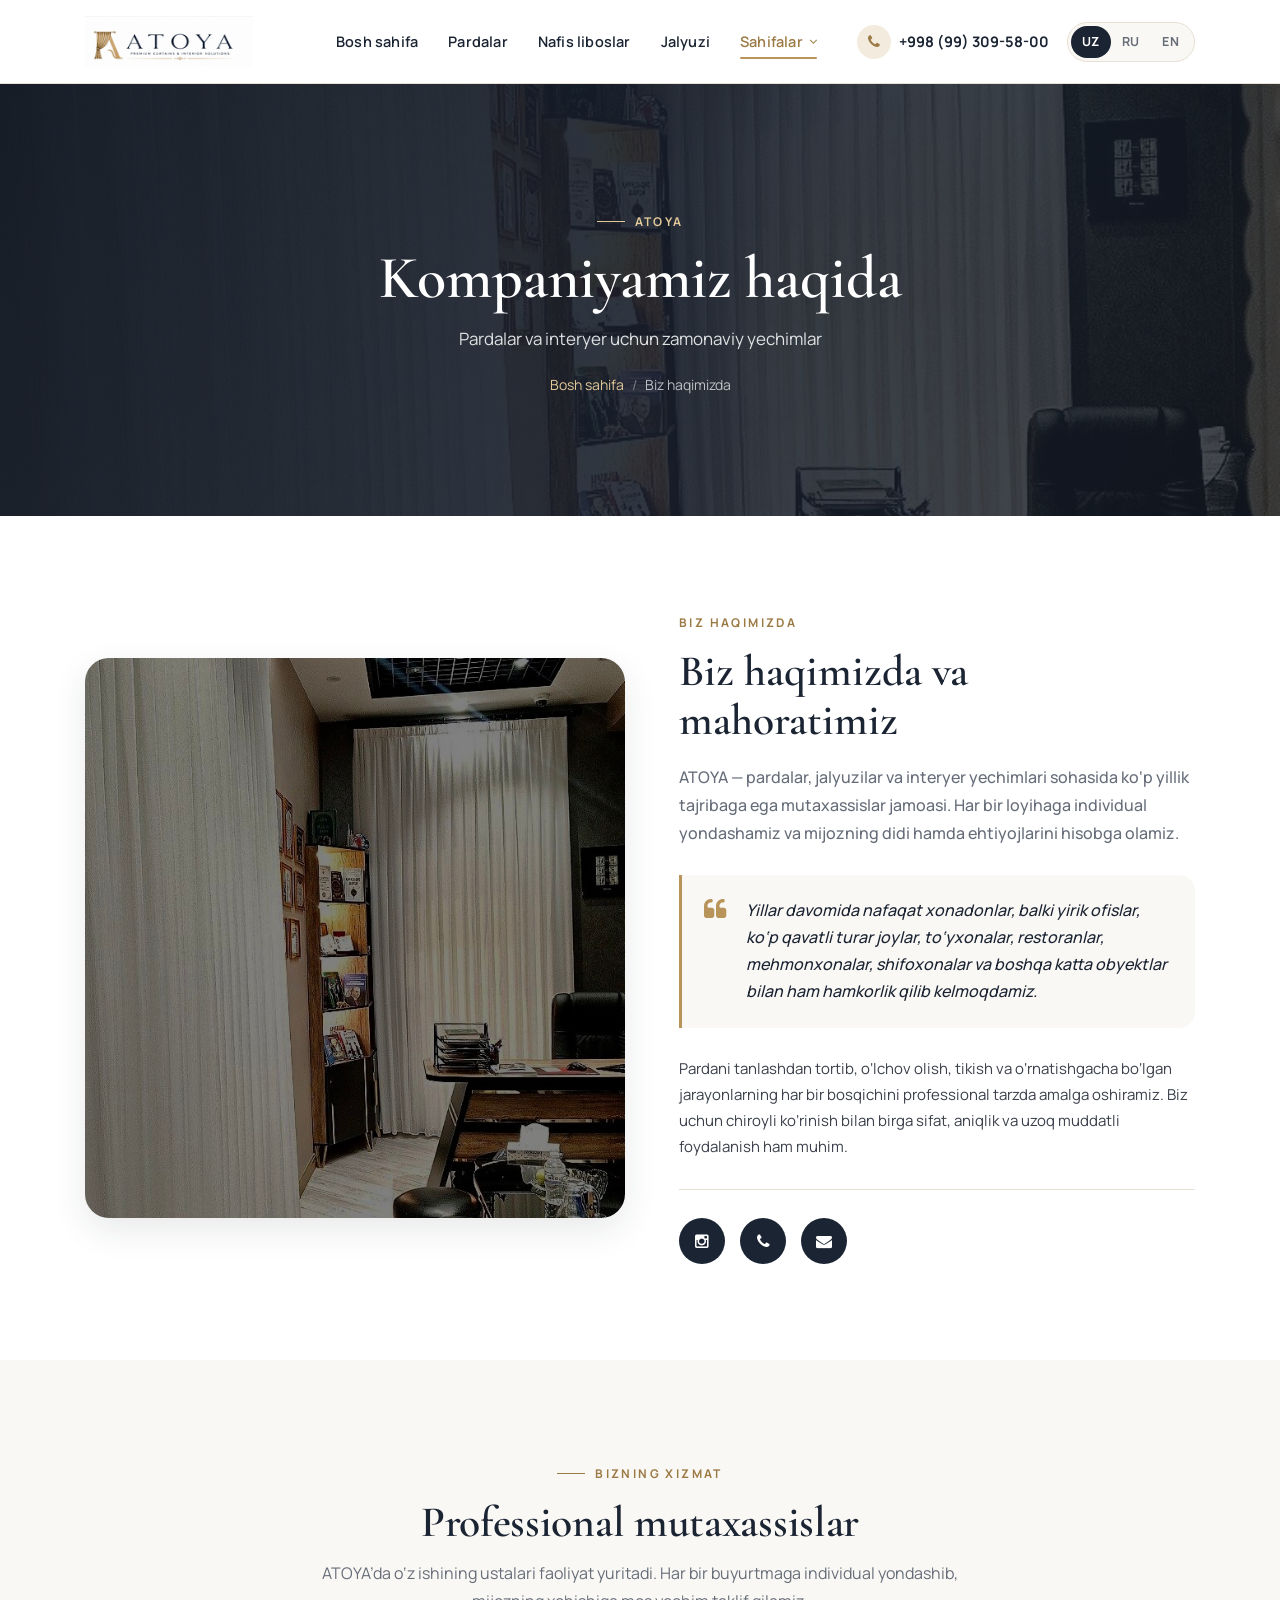
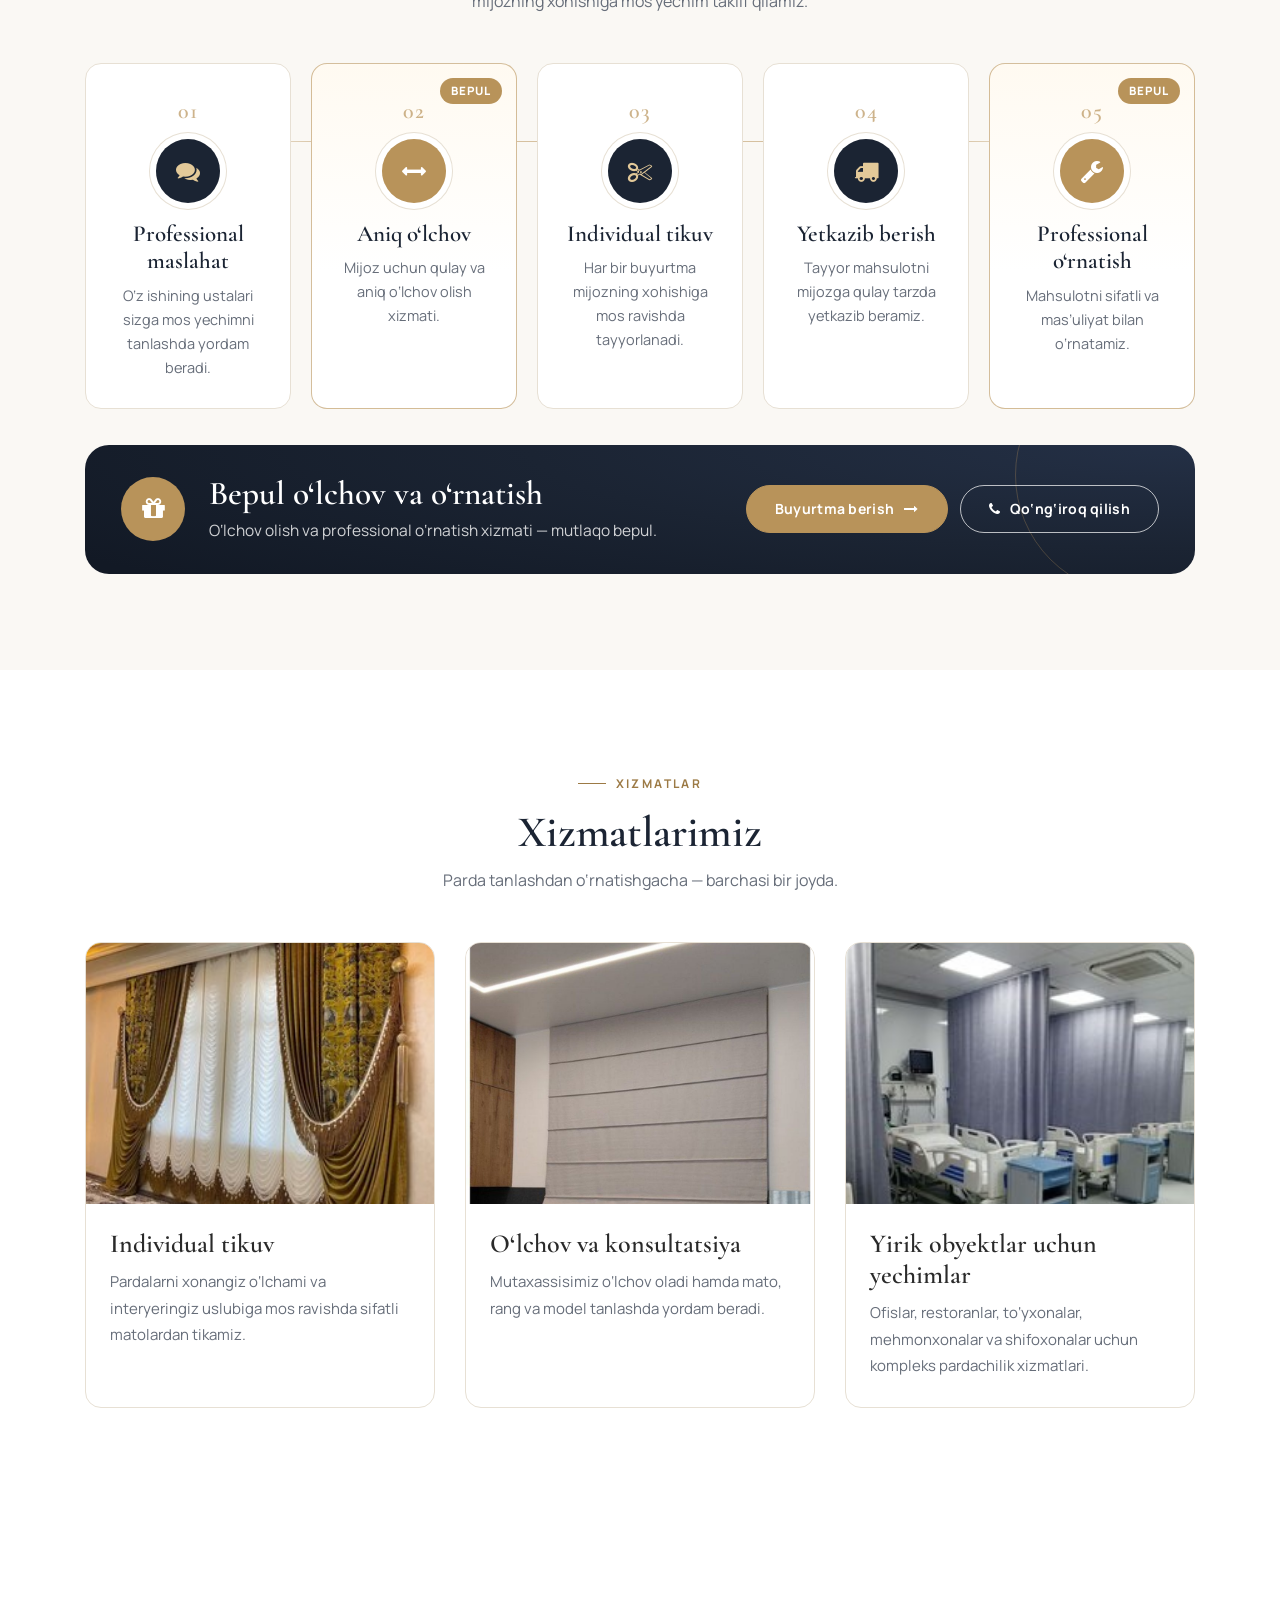
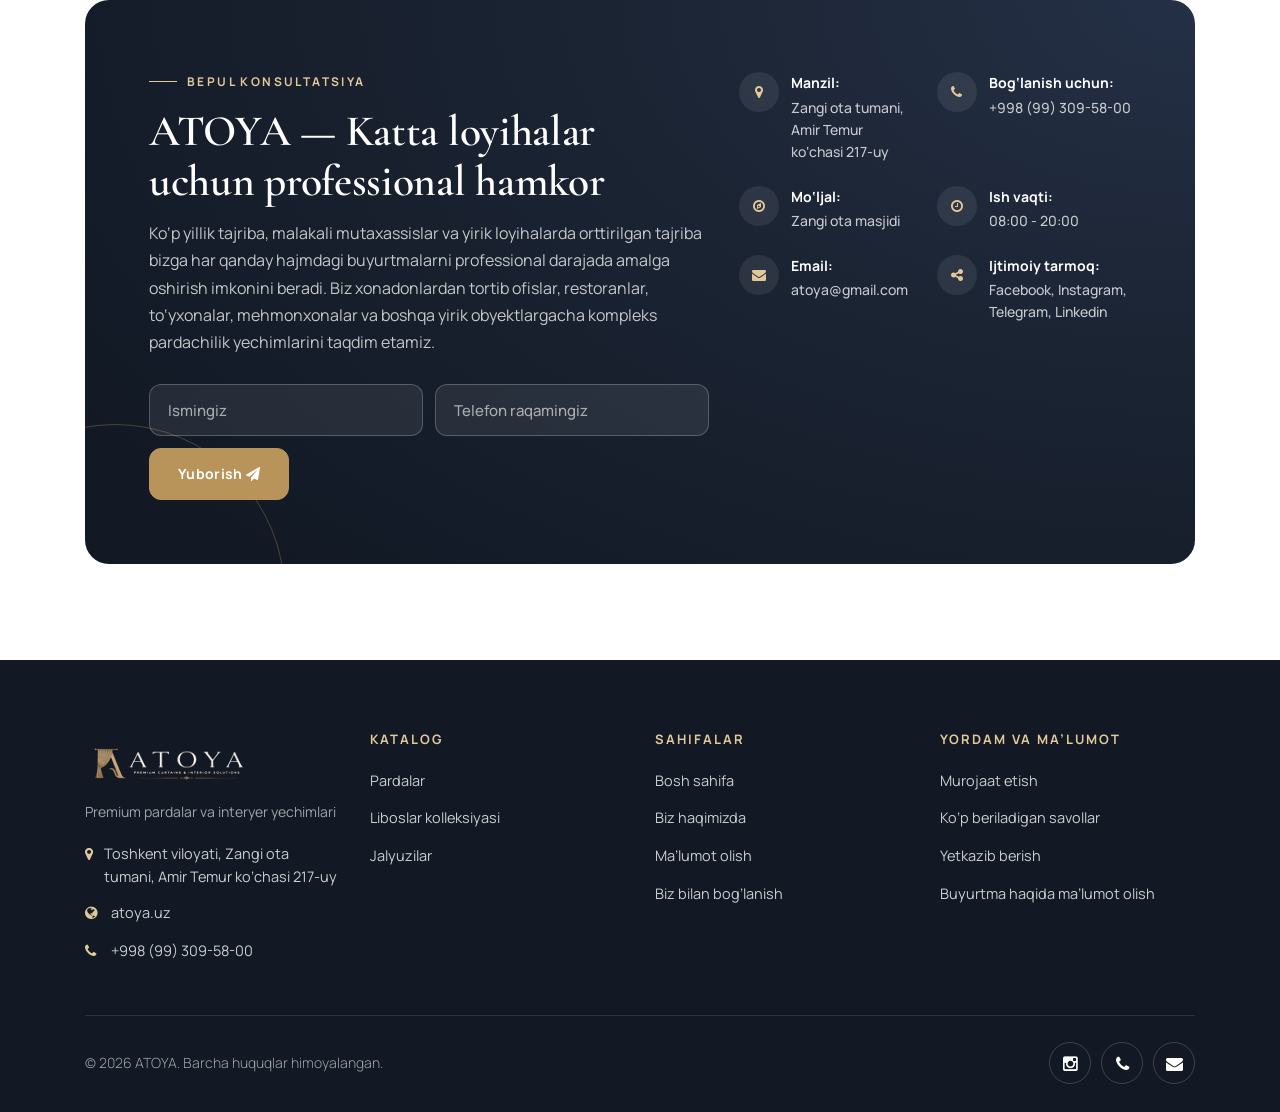
<file: about.html>
<!DOCTYPE html>
<html lang="uz">

  <head>

    <meta charset="utf-8">
    <meta name="viewport" content="width=device-width, initial-scale=1">
    <meta name="description" content="ATOYA haqida: pardalar, jalyuzilar va interyer yechimlari bo‘yicha ko‘p yillik tajribaga ega mutaxassislar jamoasi. O‘lchov, tikuv va o‘rnatish xizmatlari." data-i18n-attr="content:meta.about.desc">
    <meta name="author" content="ATOYA">

    <title data-i18n="meta.about.title">Biz haqimizda — ATOYA | Pardalar va interyer yechimlari</title>

    <link rel="canonical" href="https://atoya.uz/about.html">

    <link rel="preconnect" href="https://fonts.googleapis.com">
    <link rel="preconnect" href="https://fonts.gstatic.com" crossorigin>
    <link href="https://fonts.googleapis.com/css2?family=Cormorant+Garamond:wght@500;600;700&family=Manrope:wght@400;500;600;700&display=swap" rel="stylesheet">

    <!-- Additional CSS Files -->
    <link rel="stylesheet" type="text/css" href="assets/css/bootstrap.min.css">
    <link rel="stylesheet" type="text/css" href="assets/css/font-awesome.css">
    <link rel="stylesheet" href="assets/css/templatemo-hexashop.css">
    <link rel="stylesheet" href="assets/css/owl-carousel.css">
    <link rel="stylesheet" href="assets/css/lightbox.css">
    <link rel="stylesheet" href="assets/css/custom.css">
    <!-- https://atoya.uz -->
    </head>

    <body>

    <a class="skip-link" href="#main" data-i18n="a11y.skip">Asosiy kontentga o‘tish</a>

    <!-- ***** Preloader Start ***** -->
    <div id="preloader" aria-hidden="true">
        <div class="jumper">
            <div></div>
            <div></div>
            <div></div>
        </div>
    </div>
    <!-- ***** Preloader End ***** -->


    <!-- ***** Header Area Start ***** -->
    <header class="site-header" id="siteHeader">
        <div class="container header-inner">
            <a href="index.html" class="brand" aria-label="ATOYA — bosh sahifa" data-i18n-attr="aria-label:brand.home">
                <img src="assets/images/with-logo.png" alt="ATOYA" width="195" height="59">
            </a>
            <button class="nav-toggle" type="button" aria-expanded="false" aria-controls="siteNav" aria-label="Menyuni ochish" data-i18n-attr="aria-label:nav.toggle">
                <span></span><span></span><span></span>
            </button>
            <nav class="site-nav" id="siteNav" aria-label="Asosiy menyu" data-i18n-attr="aria-label:nav.main">
                <ul class="nav-list">
                    <li><a class="nav-link" href="index.html" data-i18n="nav.home">Bosh sahifa</a></li>
                    <li><a class="nav-link" href="index.html#men" data-i18n="nav.curtains">Pardalar</a></li>
                    <li><a class="nav-link" href="index.html#women" data-i18n="nav.clothing">Nafis liboslar</a></li>
                    <li><a class="nav-link" href="index.html#kids" data-i18n="nav.blinds">Jalyuzi</a></li>
                    <li class="has-sub">
                        <button class="nav-link sub-toggle active" type="button" aria-expanded="false"><span data-i18n="nav.pages">Sahifalar</span> <i class="fa fa-angle-down" aria-hidden="true"></i></button>
                        <ul class="sub-menu">
                            <li><a href="about.html" aria-current="page" data-i18n="nav.about">Biz haqimizda</a></li>
                            <li><a href="products.html" data-i18n="nav.products">Mahsulotlar</a></li>
                            <li><a href="single-product.html" data-i18n="nav.single">Mahsulot sahifasi</a></li>
                            <li><a href="contact.html" data-i18n="nav.contact">Biz bilan bog‘lanish</a></li>
                        </ul>
                    </li>
                </ul>
                <div class="nav-extra">
                    <a class="header-phone" href="tel:+998993095800"><i class="fa fa-phone" aria-hidden="true"></i><span>+998 (99) 309-58-00</span></a>
                    <div class="lang-switch" role="group" aria-label="Tilni tanlash" data-i18n-attr="aria-label:lang.label">
                        <button type="button" class="lang-btn" data-lang="uz" aria-pressed="true">UZ</button>
                        <button type="button" class="lang-btn" data-lang="ru" aria-pressed="false">RU</button>
                        <button type="button" class="lang-btn" data-lang="en" aria-pressed="false">EN</button>
                    </div>
                </div>
            </nav>
        </div>
    </header>
    <!-- ***** Header Area End ***** -->

    <main id="main" tabindex="-1">

    <!-- ***** Main Banner Area Start ***** -->
    <div class="page-heading about-page-heading" id="top">
        <div class="container">
            <div class="row">
                <div class="col-lg-12">
                    <div class="inner-content">
                        <p class="eyebrow" data-i18n="about.eyebrow">ATOYA</p>
                        <h1 data-i18n="about.heading">Kompaniyamiz haqida</h1>
                        <span data-i18n="about.headingSub">Pardalar va interyer uchun zamonaviy yechimlar</span>
                        <ul class="breadcrumbs">
                            <li><a href="index.html" data-i18n="nav.home">Bosh sahifa</a></li>
                            <li data-i18n="nav.about">Biz haqimizda</li>
                        </ul>
                    </div>
                </div>
            </div>
        </div>
    </div>
    <!-- ***** Main Banner Area End ***** -->

    <!-- ***** About Area Starts ***** -->
    <div class="about-us">
        <div class="container">
            <div class="row align-items-center">
                <div class="col-lg-6">
                    <div class="left-image reveal">
                        <img src="assets/images/home/01.jpg" alt="ATOYA zamonaviy pardalar va interyer yechimlari" data-i18n-attr="alt:hero.alt">
                    </div>
                </div>
                <div class="col-lg-6">
                    <div class="right-content reveal">
                        <p class="eyebrow" data-i18n="about.eyebrow2">Biz haqimizda</p>
                        <h2 data-i18n="about.title">Biz haqimizda va mahoratimiz</h2>
                        <span data-i18n="about.text">ATOYA — pardalar, jalyuzilar va interyer yechimlari sohasida ko‘p yillik tajribaga ega mutaxassislar jamoasi. Har bir loyihaga individual yondashamiz va mijozning didi hamda ehtiyojlarini hisobga olamiz.</span>
                        <div class="quote">
                            <i class="fa fa-quote-left" aria-hidden="true"></i><p data-i18n="why.quote">Yillar davomida nafaqat xonadonlar, balki yirik ofislar, ko‘p qavatli turar joylar, to‘yxonalar, restoranlar, mehmonxonalar, shifoxonalar va boshqa katta obyektlar bilan ham hamkorlik qilib kelmoqdamiz.</p>
                        </div>
                        <p data-i18n="about.p">Pardani tanlashdan tortib, o‘lchov olish, tikish va o‘rnatishgacha bo‘lgan jarayonlarning har bir bosqichini professional tarzda amalga oshiramiz. Biz uchun chiroyli ko‘rinish bilan birga sifat, aniqlik va uzoq muddatli foydalanish ham muhim.</p>
                        <ul class="about-social">
                            <li><a href="https://www.instagram.com/atoya.uz?igsi=bTBwMnZreWVxa3k=" target="_blank" rel="noopener" aria-label="Instagram"><i class="fa fa-instagram" aria-hidden="true"></i></a></li>
                            <li><a href="tel:+998993095800" aria-label="Telefon" data-i18n-attr="aria-label:a11y.phone"><i class="fa fa-phone" aria-hidden="true"></i></a></li>
                            <li><a href="mailto:atoya@gmail.com" aria-label="Email"><i class="fa fa-envelope" aria-hidden="true"></i></a></li>
                        </ul>
                    </div>
                </div>
            </div>
        </div>
    </div>
    <!-- ***** About Area Ends ***** -->

    <!-- ***** Professional Service Area Starts ***** -->
    <section class="atoya-pros" aria-labelledby="prosTitle">
        <div class="container">
            <div class="section-heading text-center reveal">
                <p class="eyebrow" data-i18n="pros.eyebrow">Bizning xizmat</p>
                <h2 id="prosTitle" data-i18n="pros.title">Professional mutaxassislar</h2>
                <span data-i18n="pros.text">ATOYA’da o‘z ishining ustalari faoliyat yuritadi. Har bir buyurtmaga individual yondashib, mijozning xohishiga mos yechim taklif qilamiz.</span>
            </div>

            <ol class="pros-steps">
                <li class="pro-card reveal">
                    <span class="pro-step" aria-hidden="true">01</span>
                    <span class="pro-icon" aria-hidden="true"><i class="fa fa-comments"></i></span>
                    <h3 data-i18n="pros.s1">Professional maslahat</h3>
                    <p data-i18n="pros.s1d">O‘z ishining ustalari sizga mos yechimni tanlashda yordam beradi.</p>
                </li>
                <li class="pro-card is-free reveal">
                    <span class="pro-badge" data-i18n="pros.free">Bepul</span>
                    <span class="pro-step" aria-hidden="true">02</span>
                    <span class="pro-icon" aria-hidden="true"><i class="fa fa-arrows-h"></i></span>
                    <h3 data-i18n="pros.s2">Aniq o‘lchov</h3>
                    <p data-i18n="pros.s2d">Mijoz uchun qulay va aniq o‘lchov olish xizmati.</p>
                </li>
                <li class="pro-card reveal">
                    <span class="pro-step" aria-hidden="true">03</span>
                    <span class="pro-icon" aria-hidden="true"><i class="fa fa-scissors"></i></span>
                    <h3 data-i18n="pros.s3">Individual tikuv</h3>
                    <p data-i18n="pros.s3d">Har bir buyurtma mijozning xohishiga mos ravishda tayyorlanadi.</p>
                </li>
                <li class="pro-card reveal">
                    <span class="pro-step" aria-hidden="true">04</span>
                    <span class="pro-icon" aria-hidden="true"><i class="fa fa-truck"></i></span>
                    <h3 data-i18n="pros.s4">Yetkazib berish</h3>
                    <p data-i18n="pros.s4d">Tayyor mahsulotni mijozga qulay tarzda yetkazib beramiz.</p>
                </li>
                <li class="pro-card is-free reveal">
                    <span class="pro-badge" data-i18n="pros.free">Bepul</span>
                    <span class="pro-step" aria-hidden="true">05</span>
                    <span class="pro-icon" aria-hidden="true"><i class="fa fa-wrench"></i></span>
                    <h3 data-i18n="pros.s5">Professional o‘rnatish</h3>
                    <p data-i18n="pros.s5d">Mahsulotni sifatli va mas’uliyat bilan o‘rnatamiz.</p>
                </li>
            </ol>

            <div class="pros-free reveal">
                <span class="pros-free-icon" aria-hidden="true"><i class="fa fa-gift"></i></span>
                <div class="pros-free-text">
                    <h3 data-i18n="pros.bannerTitle">Bepul o‘lchov va o‘rnatish</h3>
                    <p data-i18n="pros.bannerText">O‘lchov olish va professional o‘rnatish xizmati — mutlaqo bepul.</p>
                </div>
                <div class="pros-free-actions">
                    <a class="btn-atoya btn-gold" href="contact.html"><span data-i18n="card.order">Buyurtma berish</span> <i class="fa fa-long-arrow-right" aria-hidden="true"></i></a>
                    <a class="btn-atoya btn-light-outline" href="tel:+998993095800"><i class="fa fa-phone" aria-hidden="true"></i> <span data-i18n="hero.call">Qo‘ng‘iroq qilish</span></a>
                </div>
            </div>
        </div>
    </section>
    <!-- ***** Professional Service Area Ends ***** -->

    <!-- ***** Services Area Starts ***** -->
    <section class="our-services">
        <div class="container">
            <div class="row">
                <div class="col-lg-12">
                    <div class="section-heading text-center reveal">
                        <p class="eyebrow" data-i18n="services.eyebrow">Xizmatlar</p>
                        <h2 data-i18n="services.title">Xizmatlarimiz</h2>
                        <span data-i18n="services.text">Parda tanlashdan o‘rnatishgacha — barchasi bir joyda.</span>
                    </div>
                </div>
                <div class="col-lg-4 col-md-6">
                    <div class="service-item reveal">
                        <img src="assets/images/pardalar/03.jpg" alt="Individual tikuv" data-i18n-attr="alt:services.s1" loading="lazy">
                        <div class="service-body">
                            <h4 data-i18n="services.s1">Individual tikuv</h4>
                            <p data-i18n="services.s1d">Pardalarni xonangiz o‘lchami va interyeringiz uslubiga mos ravishda sifatli matolardan tikamiz.</p>
                        </div>
                    </div>
                </div>
                <div class="col-lg-4 col-md-6">
                    <div class="service-item reveal">
                        <img src="assets/images/jaluzi/02.jpg" alt="O‘lchov va konsultatsiya" data-i18n-attr="alt:services.s2" loading="lazy">
                        <div class="service-body">
                            <h4 data-i18n="services.s2">O‘lchov va konsultatsiya</h4>
                            <p data-i18n="services.s2d">Mutaxassisimiz o‘lchov oladi hamda mato, rang va model tanlashda yordam beradi.</p>
                        </div>
                    </div>
                </div>
                <div class="col-lg-4 col-md-6">
                    <div class="service-item reveal">
                        <img src="assets/images/nma%20uchun%20bizni/01.jpg" alt="Yirik obyektlar uchun yechimlar" data-i18n-attr="alt:services.s3" loading="lazy">
                        <div class="service-body">
                            <h4 data-i18n="services.s3">Yirik obyektlar uchun yechimlar</h4>
                            <p data-i18n="services.s3d">Ofislar, restoranlar, to‘yxonalar, mehmonxonalar va shifoxonalar uchun kompleks pardachilik xizmatlari.</p>
                        </div>
                    </div>
                </div>
            </div>
        </div>
    </section>
    <!-- ***** Services Area Ends ***** -->

    <!-- ***** Subscribe Area (Contact CTA) Starts ***** -->
    <section class="subscribe" aria-labelledby="ctaTitle">
        <div class="container">
            <div class="cta-card reveal">
                <div class="row">
                    <div class="col-lg-7">
                        <div class="section-heading">
                            <p class="eyebrow" data-i18n="cta.eyebrow">Bepul konsultatsiya</p>
                            <h2 id="ctaTitle" data-i18n="cta.title">ATOYA — Katta loyihalar uchun professional hamkor</h2>
                            <span data-i18n="cta.text">Ko‘p yillik tajriba, malakali mutaxassislar va yirik loyihalarda orttirilgan tajriba bizga har qanday hajmdagi buyurtmalarni professional darajada amalga oshirish imkonini beradi. Biz xonadonlardan tortib ofislar, restoranlar, to‘yxonalar, mehmonxonalar va boshqa yirik obyektlargacha kompleks pardachilik yechimlarini taqdim etamiz.</span>
                        </div>
                        <form id="subscribe" class="lead-form js-lead-form" action="#" method="post">
                            <div class="form-fields">
                                <label class="sr-only" for="sub-name" data-i18n="form.name">Ismingiz</label>
                                <input name="name" type="text" id="sub-name" autocomplete="name" placeholder="Ismingiz" data-i18n-attr="placeholder:form.name" required>
                                <label class="sr-only" for="sub-phone" data-i18n="form.phone">Telefon raqamingiz</label>
                                <input name="phone" type="tel" id="sub-phone" autocomplete="tel" placeholder="Telefon raqamingiz" data-i18n-attr="placeholder:form.phone" required>
                                <button type="submit" class="btn-atoya btn-gold"><span data-i18n="form.submit">Yuborish</span> <i class="fa fa-paper-plane" aria-hidden="true"></i></button>
                            </div>
                            <p class="form-note" role="status" aria-live="polite" hidden></p>
                        </form>
                    </div>
                    <div class="col-lg-5">
                        <ul class="contact-info">
                            <li><span class="ci-icon" aria-hidden="true"><i class="fa fa-map-marker"></i></span><div><strong data-i18n="info.address">Manzil:</strong><span data-i18n="info.addressVal">Zangi ota tumani, Amir Temur ko‘chasi 217-uy</span></div></li>
                            <li><span class="ci-icon" aria-hidden="true"><i class="fa fa-phone"></i></span><div><strong data-i18n="info.phone">Bog‘lanish uchun:</strong><span><a href="tel:+998993095800">+998 (99) 309-58-00</a></span></div></li>
                            <li><span class="ci-icon" aria-hidden="true"><i class="fa fa-compass"></i></span><div><strong data-i18n="info.landmark">Mo‘ljal:</strong><span data-i18n="info.landmarkVal">Zangi ota masjidi</span></div></li>
                            <li><span class="ci-icon" aria-hidden="true"><i class="fa fa-clock-o"></i></span><div><strong data-i18n="info.hours">Ish vaqti:</strong><span>08:00 - 20:00</span></div></li>
                            <li><span class="ci-icon" aria-hidden="true"><i class="fa fa-envelope"></i></span><div><strong data-i18n="info.email">Email:</strong><span><a href="mailto:atoya@gmail.com">atoya@gmail.com</a></span></div></li>
                            <li><span class="ci-icon" aria-hidden="true"><i class="fa fa-share-alt"></i></span><div><strong data-i18n="info.social">Ijtimoiy tarmoq:</strong><span><a href="#">Facebook</a>, <a href="https://www.instagram.com/atoya.uz?igsi=bTBwMnZreWVxa3k=" target="_blank" rel="noopener">Instagram</a>, <a href="#">Telegram</a>, <a href="#">Linkedin</a></span></div></li>
                        </ul>
                    </div>
                </div>
            </div>
        </div>
    </section>
    <!-- ***** Subscribe Area Ends ***** -->

    </main>

    <!-- ***** Footer Start ***** -->
    <footer class="site-footer">
        <div class="container">
            <div class="row">
                <div class="col-lg-3 col-md-6">
                    <div class="first-item">
                        <div class="logo">
                            <img src="assets/images/logo.png" alt="ATOYA" width="195" height="59" loading="lazy">
                        </div>
                        <p class="footer-tagline" data-i18n="footer.tagline">Premium pardalar va interyer yechimlari</p>
                        <ul class="footer-contacts">
                            <li><a href="https://www.google.com/maps/search/?api=1&amp;query=Zangiota%20masjidi%2C%20Zangiota%20tumani%2C%20Toshkent%20viloyati" target="_blank" rel="noopener"><i class="fa fa-map-marker" aria-hidden="true"></i><span data-i18n="footer.address">Toshkent viloyati, Zangi ota tumani, Amir Temur ko‘chasi 217-uy</span></a></li>
                            <li><a href="index.html"><i class="fa fa-globe" aria-hidden="true"></i><span>atoya.uz</span></a></li>
                            <li><a href="tel:+998993095800"><i class="fa fa-phone" aria-hidden="true"></i><span>+998 (99) 309-58-00</span></a></li>
                        </ul>
                    </div>
                </div>
                <div class="col-lg-3 col-md-6">
                    <h4 data-i18n="footer.catalog">Katalog</h4>
                    <ul>
                        <li><a href="index.html#men" data-i18n="footer.curtains">Pardalar</a></li>
                        <li><a href="index.html#women" data-i18n="footer.clothing">Liboslar kolleksiyasi</a></li>
                        <li><a href="index.html#kids" data-i18n="footer.blinds">Jalyuzilar</a></li>
                    </ul>
                </div>
                <div class="col-lg-3 col-md-6">
                    <h4 data-i18n="footer.pages">Sahifalar</h4>
                    <ul>
                        <li><a href="index.html" data-i18n="footer.home">Bosh sahifa</a></li>
                        <li><a href="about.html" data-i18n="footer.about">Biz haqimizda</a></li>
                        <li><a href="products.html" data-i18n="footer.info">Ma’lumot olish</a></li>
                        <li><a href="contact.html" data-i18n="footer.contact">Biz bilan bog‘lanish</a></li>
                    </ul>
                </div>
                <div class="col-lg-3 col-md-6">
                    <h4 data-i18n="footer.help">Yordam va ma’lumot</h4>
                    <ul>
                        <li><a href="contact.html" data-i18n="footer.appeal">Murojaat etish</a></li>
                        <li><a href="contact.html" data-i18n="footer.faq">Ko‘p beriladigan savollar</a></li>
                        <li><a href="contact.html" data-i18n="footer.delivery">Yetkazib berish</a></li>
                        <li><a href="contact.html" data-i18n="footer.orderInfo">Buyurtma haqida ma’lumot olish</a></li>
                    </ul>
                </div>
                <div class="col-lg-12">
                    <div class="under-footer">
                        <p data-i18n="footer.copy">© 2026 ATOYA. Barcha huquqlar himoyalangan.</p>
                        <ul>
                            <li><a href="https://www.instagram.com/atoya.uz?igsi=bTBwMnZreWVxa3k=" target="_blank" rel="noopener" aria-label="Instagram"><i class="fa fa-instagram" aria-hidden="true"></i></a></li>
                            <li><a href="tel:+998993095800" aria-label="Telefon" data-i18n-attr="aria-label:a11y.phone"><i class="fa fa-phone" aria-hidden="true"></i></a></li>
                            <li><a href="mailto:atoya@gmail.com" aria-label="Email"><i class="fa fa-envelope" aria-hidden="true"></i></a></li>
                        </ul>
                    </div>
                </div>
            </div>
        </div>
    </footer>
    <!-- ***** Footer End ***** -->


    <!-- jQuery -->
    <script src="assets/js/jquery-2.1.0.min.js"></script>

    <!-- Bootstrap -->
    <script src="assets/js/popper.js"></script>
    <script src="assets/js/bootstrap.min.js"></script>

    <!-- Plugins -->
    <script src="assets/js/owl-carousel.js"></script>
    <script src="assets/js/accordions.js"></script>
    <script src="assets/js/datepicker.js"></script>
    <script src="assets/js/scrollreveal.min.js"></script>
    <script src="assets/js/waypoints.min.js"></script>
    <script src="assets/js/jquery.counterup.min.js"></script>
    <script src="assets/js/imgfix.min.js"></script>
    <script src="assets/js/slick.js"></script>
    <script src="assets/js/lightbox.js"></script>
    <script src="assets/js/isotope.js"></script>

    <!-- Translations (UZ / RU / EN) -->
    <script src="assets/js/i18n.js"></script>

    <!-- Global Init -->
    <script src="assets/js/custom.js"></script>

  </body>

</html>
</file>
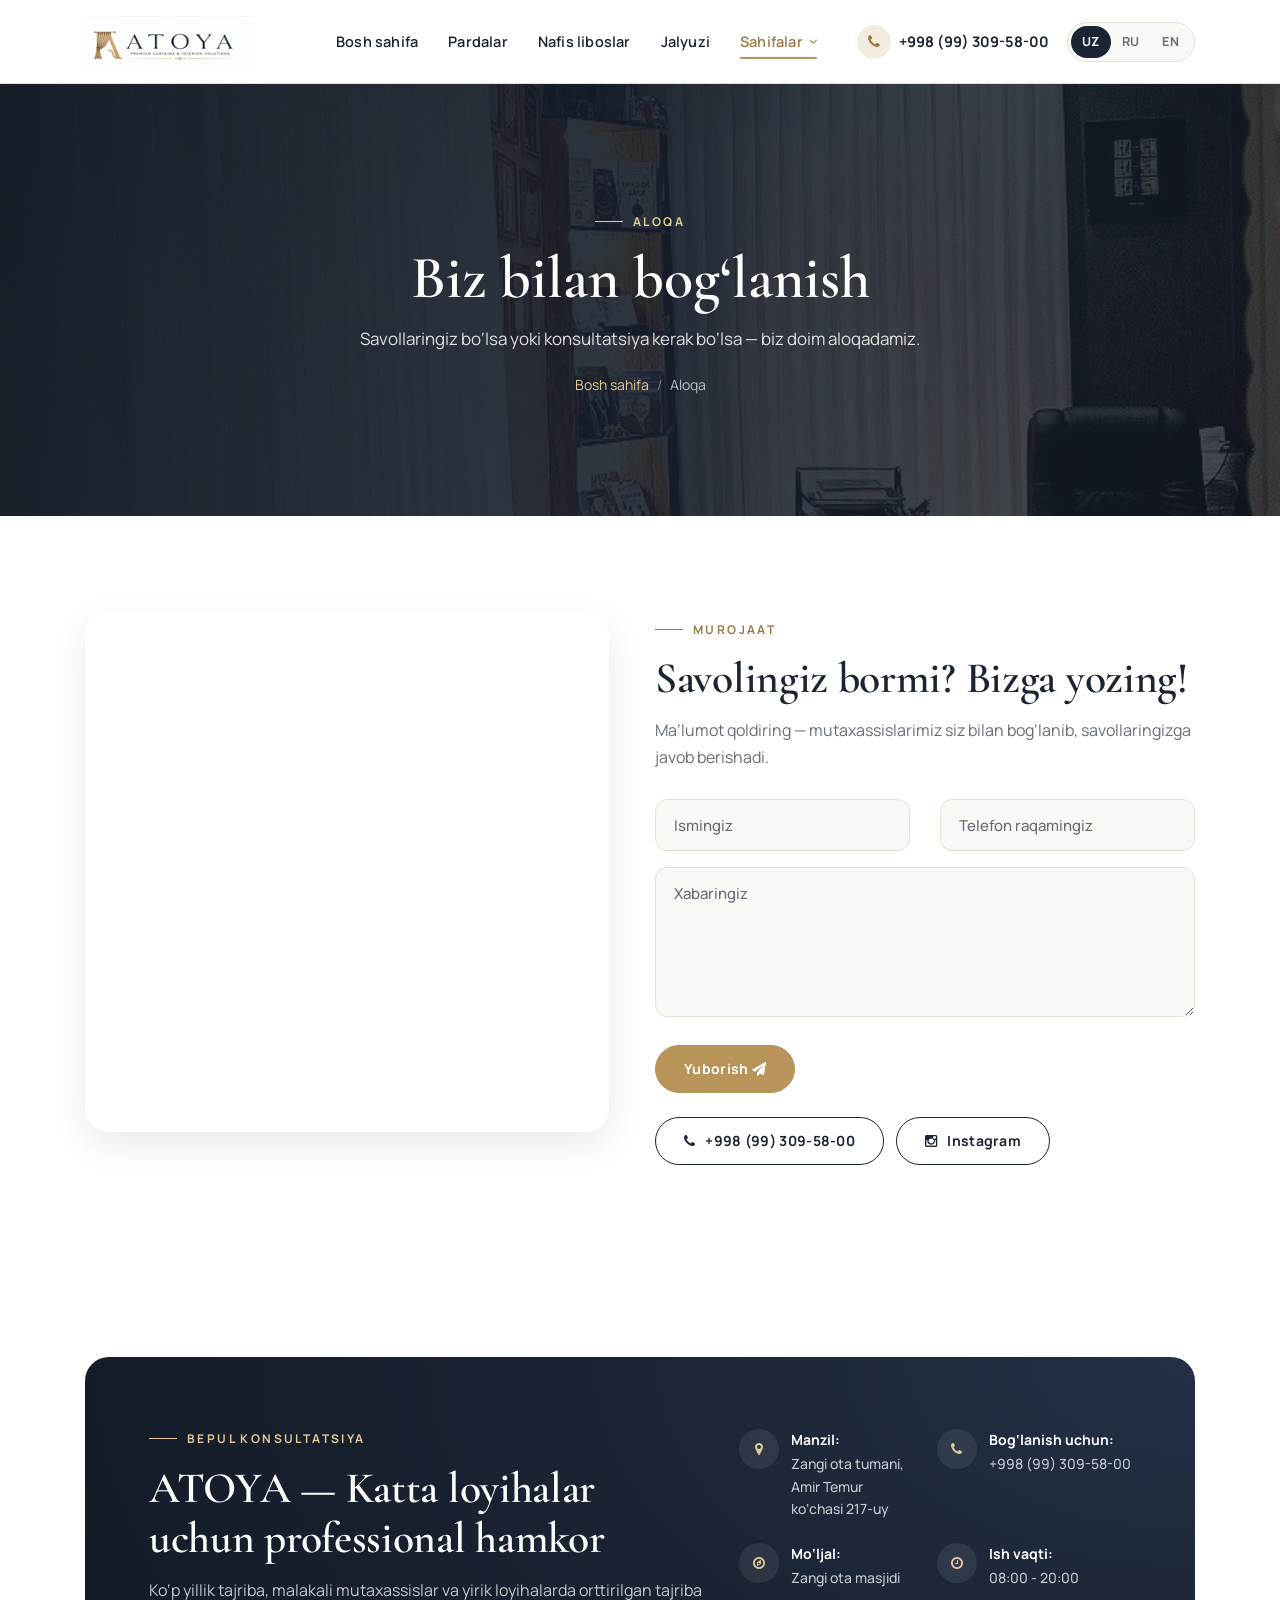
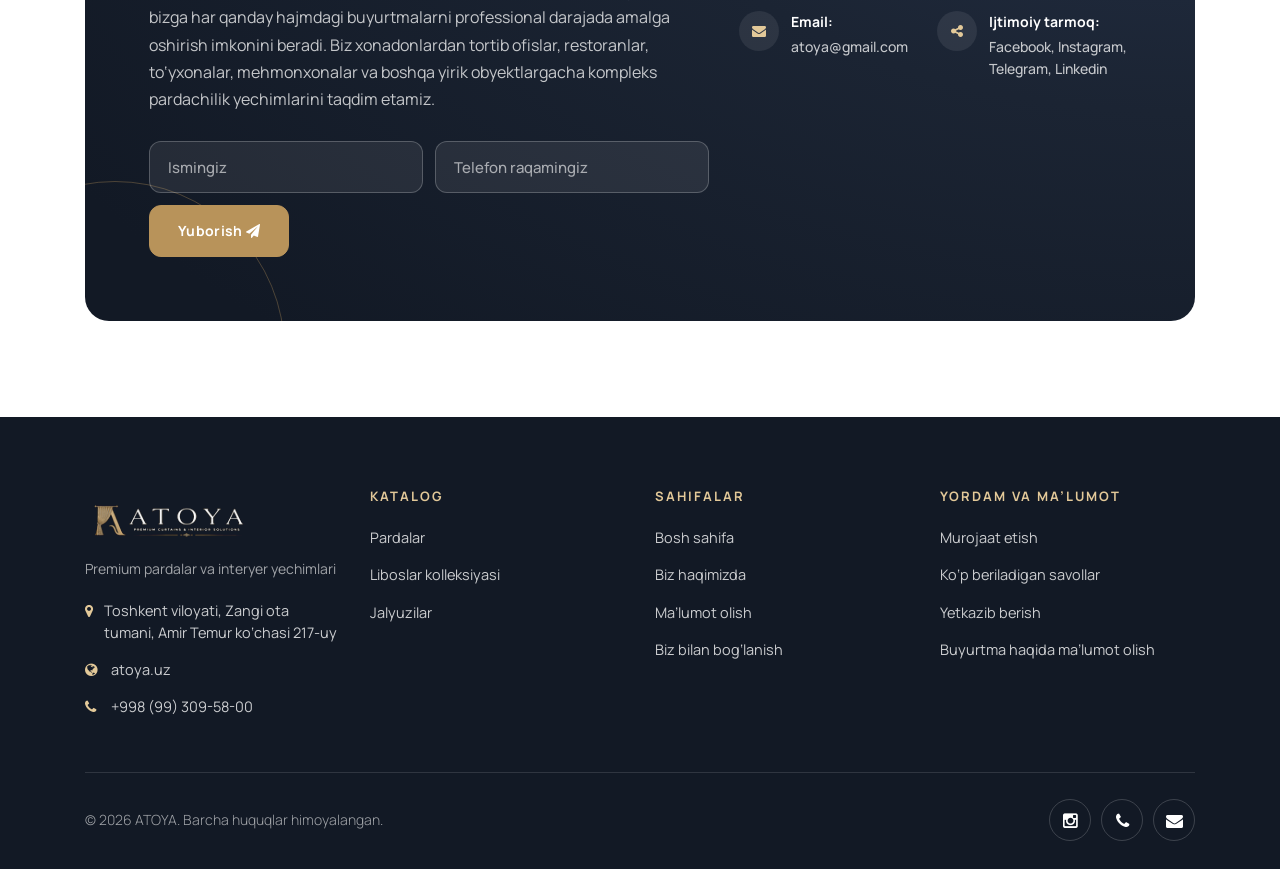
<file: contact.html>
<!DOCTYPE html>
<html lang="uz">

  <head>

    <meta charset="utf-8">
    <meta name="viewport" content="width=device-width, initial-scale=1">
    <meta name="description" content="ATOYA bilan bog‘laning: +998 (99) 309-58-00. Manzil: Toshkent viloyati, Zangi ota tumani, Amir Temur ko‘chasi 217-uy. Ish vaqti: 08:00 - 20:00." data-i18n-attr="content:meta.contact.desc">
    <meta name="author" content="ATOYA">

    <title data-i18n="meta.contact.title">Aloqa — ATOYA | Pardalar va interyer yechimlari</title>

    <link rel="canonical" href="https://atoya.uz/contact.html">

    <link rel="preconnect" href="https://fonts.googleapis.com">
    <link rel="preconnect" href="https://fonts.gstatic.com" crossorigin>
    <link href="https://fonts.googleapis.com/css2?family=Cormorant+Garamond:wght@500;600;700&family=Manrope:wght@400;500;600;700&display=swap" rel="stylesheet">

    <!-- Additional CSS Files -->
    <link rel="stylesheet" type="text/css" href="assets/css/bootstrap.min.css">
    <link rel="stylesheet" type="text/css" href="assets/css/font-awesome.css">
    <link rel="stylesheet" href="assets/css/templatemo-hexashop.css">
    <link rel="stylesheet" href="assets/css/owl-carousel.css">
    <link rel="stylesheet" href="assets/css/lightbox.css">
    <link rel="stylesheet" href="assets/css/custom.css">
    <!-- https://atoya.uz -->
    </head>

    <body>

    <a class="skip-link" href="#main" data-i18n="a11y.skip">Asosiy kontentga o‘tish</a>

    <!-- ***** Preloader Start ***** -->
    <div id="preloader" aria-hidden="true">
        <div class="jumper">
            <div></div>
            <div></div>
            <div></div>
        </div>
    </div>
    <!-- ***** Preloader End ***** -->


    <!-- ***** Header Area Start ***** -->
    <header class="site-header" id="siteHeader">
        <div class="container header-inner">
            <a href="index.html" class="brand" aria-label="ATOYA — bosh sahifa" data-i18n-attr="aria-label:brand.home">
                <img src="assets/images/with-logo.png" alt="ATOYA" width="195" height="59">
            </a>
            <button class="nav-toggle" type="button" aria-expanded="false" aria-controls="siteNav" aria-label="Menyuni ochish" data-i18n-attr="aria-label:nav.toggle">
                <span></span><span></span><span></span>
            </button>
            <nav class="site-nav" id="siteNav" aria-label="Asosiy menyu" data-i18n-attr="aria-label:nav.main">
                <ul class="nav-list">
                    <li><a class="nav-link" href="index.html" data-i18n="nav.home">Bosh sahifa</a></li>
                    <li><a class="nav-link" href="index.html#men" data-i18n="nav.curtains">Pardalar</a></li>
                    <li><a class="nav-link" href="index.html#women" data-i18n="nav.clothing">Nafis liboslar</a></li>
                    <li><a class="nav-link" href="index.html#kids" data-i18n="nav.blinds">Jalyuzi</a></li>
                    <li class="has-sub">
                        <button class="nav-link sub-toggle active" type="button" aria-expanded="false"><span data-i18n="nav.pages">Sahifalar</span> <i class="fa fa-angle-down" aria-hidden="true"></i></button>
                        <ul class="sub-menu">
                            <li><a href="about.html" data-i18n="nav.about">Biz haqimizda</a></li>
                            <li><a href="products.html" data-i18n="nav.products">Mahsulotlar</a></li>
                            <li><a href="single-product.html" data-i18n="nav.single">Mahsulot sahifasi</a></li>
                            <li><a href="contact.html" aria-current="page" data-i18n="nav.contact">Biz bilan bog‘lanish</a></li>
                        </ul>
                    </li>
                </ul>
                <div class="nav-extra">
                    <a class="header-phone" href="tel:+998993095800"><i class="fa fa-phone" aria-hidden="true"></i><span>+998 (99) 309-58-00</span></a>
                    <div class="lang-switch" role="group" aria-label="Tilni tanlash" data-i18n-attr="aria-label:lang.label">
                        <button type="button" class="lang-btn" data-lang="uz" aria-pressed="true">UZ</button>
                        <button type="button" class="lang-btn" data-lang="ru" aria-pressed="false">RU</button>
                        <button type="button" class="lang-btn" data-lang="en" aria-pressed="false">EN</button>
                    </div>
                </div>
            </nav>
        </div>
    </header>
    <!-- ***** Header Area End ***** -->

    <main id="main" tabindex="-1">

    <!-- ***** Main Banner Area Start ***** -->
    <div class="page-heading about-page-heading" id="top">
        <div class="container">
            <div class="row">
                <div class="col-lg-12">
                    <div class="inner-content">
                        <p class="eyebrow" data-i18n="contact.eyebrow">Aloqa</p>
                        <h1 data-i18n="nav.contact">Biz bilan bog‘lanish</h1>
                        <span data-i18n="contact.headingSub">Savollaringiz bo‘lsa yoki konsultatsiya kerak bo‘lsa — biz doim aloqadamiz.</span>
                        <ul class="breadcrumbs">
                            <li><a href="index.html" data-i18n="nav.home">Bosh sahifa</a></li>
                            <li data-i18n="contact.eyebrow">Aloqa</li>
                        </ul>
                    </div>
                </div>
            </div>
        </div>
    </div>
    <!-- ***** Main Banner Area End ***** -->

    <!-- ***** Contact Area Starts ***** -->
    <div class="contact-us">
        <div class="container">
            <div class="row">
                <div class="col-lg-6">
                    <div id="map" class="reveal">
                      <iframe src="https://www.google.com/maps?q=Zangiota%20masjidi%2C%20Zangiota%20tumani%2C%20Toshkent%20viloyati&amp;output=embed" title="ATOYA — xaritada" data-i18n-attr="title:contact.mapTitle" loading="lazy" referrerpolicy="no-referrer-when-downgrade" allowfullscreen></iframe>
                      <!-- You can simply copy and paste "Embed a map" code from Google Maps for any location. -->
                    </div>
                </div>
                <div class="col-lg-6">
                    <div class="reveal">
                        <div class="section-heading">
                            <p class="eyebrow" data-i18n="contact.formEyebrow">Murojaat</p>
                            <h2 data-i18n="contact.title">Savolingiz bormi? Bizga yozing!</h2>
                            <span data-i18n="contact.text">Ma’lumot qoldiring — mutaxassislarimiz siz bilan bog‘lanib, savollaringizga javob berishadi.</span>
                        </div>
                        <form id="contact" class="js-lead-form" action="#" method="post">
                            <div class="row">
                              <div class="col-md-6">
                                <label class="sr-only" for="contact-name" data-i18n="form.name">Ismingiz</label>
                                <input name="name" type="text" id="contact-name" autocomplete="name" placeholder="Ismingiz" data-i18n-attr="placeholder:form.name" required>
                              </div>
                              <div class="col-md-6">
                                <label class="sr-only" for="contact-phone" data-i18n="form.phone">Telefon raqamingiz</label>
                                <input name="phone" type="tel" id="contact-phone" autocomplete="tel" placeholder="Telefon raqamingiz" data-i18n-attr="placeholder:form.phone" required>
                              </div>
                              <div class="col-lg-12">
                                <label class="sr-only" for="contact-message" data-i18n="form.message">Xabaringiz</label>
                                <textarea name="message" rows="6" id="contact-message" placeholder="Xabaringiz" data-i18n-attr="placeholder:form.message" required></textarea>
                              </div>
                              <div class="col-lg-12">
                                <button type="submit" class="btn-atoya btn-gold"><span data-i18n="form.submit">Yuborish</span> <i class="fa fa-paper-plane" aria-hidden="true"></i></button>
                                <p class="form-note" role="status" aria-live="polite" hidden></p>
                              </div>
                            </div>
                        </form>
                        <div class="contact-quick">
                            <a class="btn-atoya" href="tel:+998993095800"><i class="fa fa-phone" aria-hidden="true"></i> +998 (99) 309-58-00</a>
                            <a class="btn-atoya" href="https://www.instagram.com/atoya.uz?igsi=bTBwMnZreWVxa3k=" target="_blank" rel="noopener"><i class="fa fa-instagram" aria-hidden="true"></i> Instagram</a>
                        </div>
                    </div>
                </div>
            </div>
        </div>
    </div>
    <!-- ***** Contact Area Ends ***** -->

    <!-- ***** Subscribe Area (Contact CTA) Starts ***** -->
    <section class="subscribe" aria-labelledby="ctaTitle">
        <div class="container">
            <div class="cta-card reveal">
                <div class="row">
                    <div class="col-lg-7">
                        <div class="section-heading">
                            <p class="eyebrow" data-i18n="cta.eyebrow">Bepul konsultatsiya</p>
                            <h2 id="ctaTitle" data-i18n="cta.title">ATOYA — Katta loyihalar uchun professional hamkor</h2>
                            <span data-i18n="cta.text">Ko‘p yillik tajriba, malakali mutaxassislar va yirik loyihalarda orttirilgan tajriba bizga har qanday hajmdagi buyurtmalarni professional darajada amalga oshirish imkonini beradi. Biz xonadonlardan tortib ofislar, restoranlar, to‘yxonalar, mehmonxonalar va boshqa yirik obyektlargacha kompleks pardachilik yechimlarini taqdim etamiz.</span>
                        </div>
                        <form id="subscribe" class="lead-form js-lead-form" action="#" method="post">
                            <div class="form-fields">
                                <label class="sr-only" for="sub-name" data-i18n="form.name">Ismingiz</label>
                                <input name="name" type="text" id="sub-name" autocomplete="name" placeholder="Ismingiz" data-i18n-attr="placeholder:form.name" required>
                                <label class="sr-only" for="sub-phone" data-i18n="form.phone">Telefon raqamingiz</label>
                                <input name="phone" type="tel" id="sub-phone" autocomplete="tel" placeholder="Telefon raqamingiz" data-i18n-attr="placeholder:form.phone" required>
                                <button type="submit" class="btn-atoya btn-gold"><span data-i18n="form.submit">Yuborish</span> <i class="fa fa-paper-plane" aria-hidden="true"></i></button>
                            </div>
                            <p class="form-note" role="status" aria-live="polite" hidden></p>
                        </form>
                    </div>
                    <div class="col-lg-5">
                        <ul class="contact-info">
                            <li><span class="ci-icon" aria-hidden="true"><i class="fa fa-map-marker"></i></span><div><strong data-i18n="info.address">Manzil:</strong><span data-i18n="info.addressVal">Zangi ota tumani, Amir Temur ko‘chasi 217-uy</span></div></li>
                            <li><span class="ci-icon" aria-hidden="true"><i class="fa fa-phone"></i></span><div><strong data-i18n="info.phone">Bog‘lanish uchun:</strong><span><a href="tel:+998993095800">+998 (99) 309-58-00</a></span></div></li>
                            <li><span class="ci-icon" aria-hidden="true"><i class="fa fa-compass"></i></span><div><strong data-i18n="info.landmark">Mo‘ljal:</strong><span data-i18n="info.landmarkVal">Zangi ota masjidi</span></div></li>
                            <li><span class="ci-icon" aria-hidden="true"><i class="fa fa-clock-o"></i></span><div><strong data-i18n="info.hours">Ish vaqti:</strong><span>08:00 - 20:00</span></div></li>
                            <li><span class="ci-icon" aria-hidden="true"><i class="fa fa-envelope"></i></span><div><strong data-i18n="info.email">Email:</strong><span><a href="mailto:atoya@gmail.com">atoya@gmail.com</a></span></div></li>
                            <li><span class="ci-icon" aria-hidden="true"><i class="fa fa-share-alt"></i></span><div><strong data-i18n="info.social">Ijtimoiy tarmoq:</strong><span><a href="#">Facebook</a>, <a href="https://www.instagram.com/atoya.uz?igsi=bTBwMnZreWVxa3k=" target="_blank" rel="noopener">Instagram</a>, <a href="#">Telegram</a>, <a href="#">Linkedin</a></span></div></li>
                        </ul>
                    </div>
                </div>
            </div>
        </div>
    </section>
    <!-- ***** Subscribe Area Ends ***** -->

    </main>

    <!-- ***** Footer Start ***** -->
    <footer class="site-footer">
        <div class="container">
            <div class="row">
                <div class="col-lg-3 col-md-6">
                    <div class="first-item">
                        <div class="logo">
                            <img src="assets/images/logo.png" alt="ATOYA" width="195" height="59" loading="lazy">
                        </div>
                        <p class="footer-tagline" data-i18n="footer.tagline">Premium pardalar va interyer yechimlari</p>
                        <ul class="footer-contacts">
                            <li><a href="https://www.google.com/maps/search/?api=1&amp;query=Zangiota%20masjidi%2C%20Zangiota%20tumani%2C%20Toshkent%20viloyati" target="_blank" rel="noopener"><i class="fa fa-map-marker" aria-hidden="true"></i><span data-i18n="footer.address">Toshkent viloyati, Zangi ota tumani, Amir Temur ko‘chasi 217-uy</span></a></li>
                            <li><a href="index.html"><i class="fa fa-globe" aria-hidden="true"></i><span>atoya.uz</span></a></li>
                            <li><a href="tel:+998993095800"><i class="fa fa-phone" aria-hidden="true"></i><span>+998 (99) 309-58-00</span></a></li>
                        </ul>
                    </div>
                </div>
                <div class="col-lg-3 col-md-6">
                    <h4 data-i18n="footer.catalog">Katalog</h4>
                    <ul>
                        <li><a href="index.html#men" data-i18n="footer.curtains">Pardalar</a></li>
                        <li><a href="index.html#women" data-i18n="footer.clothing">Liboslar kolleksiyasi</a></li>
                        <li><a href="index.html#kids" data-i18n="footer.blinds">Jalyuzilar</a></li>
                    </ul>
                </div>
                <div class="col-lg-3 col-md-6">
                    <h4 data-i18n="footer.pages">Sahifalar</h4>
                    <ul>
                        <li><a href="index.html" data-i18n="footer.home">Bosh sahifa</a></li>
                        <li><a href="about.html" data-i18n="footer.about">Biz haqimizda</a></li>
                        <li><a href="products.html" data-i18n="footer.info">Ma’lumot olish</a></li>
                        <li><a href="contact.html" data-i18n="footer.contact">Biz bilan bog‘lanish</a></li>
                    </ul>
                </div>
                <div class="col-lg-3 col-md-6">
                    <h4 data-i18n="footer.help">Yordam va ma’lumot</h4>
                    <ul>
                        <li><a href="contact.html" data-i18n="footer.appeal">Murojaat etish</a></li>
                        <li><a href="contact.html" data-i18n="footer.faq">Ko‘p beriladigan savollar</a></li>
                        <li><a href="contact.html" data-i18n="footer.delivery">Yetkazib berish</a></li>
                        <li><a href="contact.html" data-i18n="footer.orderInfo">Buyurtma haqida ma’lumot olish</a></li>
                    </ul>
                </div>
                <div class="col-lg-12">
                    <div class="under-footer">
                        <p data-i18n="footer.copy">© 2026 ATOYA. Barcha huquqlar himoyalangan.</p>
                        <ul>
                            <li><a href="https://www.instagram.com/atoya.uz?igsi=bTBwMnZreWVxa3k=" target="_blank" rel="noopener" aria-label="Instagram"><i class="fa fa-instagram" aria-hidden="true"></i></a></li>
                            <li><a href="tel:+998993095800" aria-label="Telefon" data-i18n-attr="aria-label:a11y.phone"><i class="fa fa-phone" aria-hidden="true"></i></a></li>
                            <li><a href="mailto:atoya@gmail.com" aria-label="Email"><i class="fa fa-envelope" aria-hidden="true"></i></a></li>
                        </ul>
                    </div>
                </div>
            </div>
        </div>
    </footer>
    <!-- ***** Footer End ***** -->


    <!-- jQuery -->
    <script src="assets/js/jquery-2.1.0.min.js"></script>

    <!-- Bootstrap -->
    <script src="assets/js/popper.js"></script>
    <script src="assets/js/bootstrap.min.js"></script>

    <!-- Plugins -->
    <script src="assets/js/owl-carousel.js"></script>
    <script src="assets/js/accordions.js"></script>
    <script src="assets/js/datepicker.js"></script>
    <script src="assets/js/scrollreveal.min.js"></script>
    <script src="assets/js/waypoints.min.js"></script>
    <script src="assets/js/jquery.counterup.min.js"></script>
    <script src="assets/js/imgfix.min.js"></script>
    <script src="assets/js/slick.js"></script>
    <script src="assets/js/lightbox.js"></script>
    <script src="assets/js/isotope.js"></script>

    <!-- Translations (UZ / RU / EN) -->
    <script src="assets/js/i18n.js"></script>

    <!-- Global Init -->
    <script src="assets/js/custom.js"></script>

  </body>

</html>
</file>
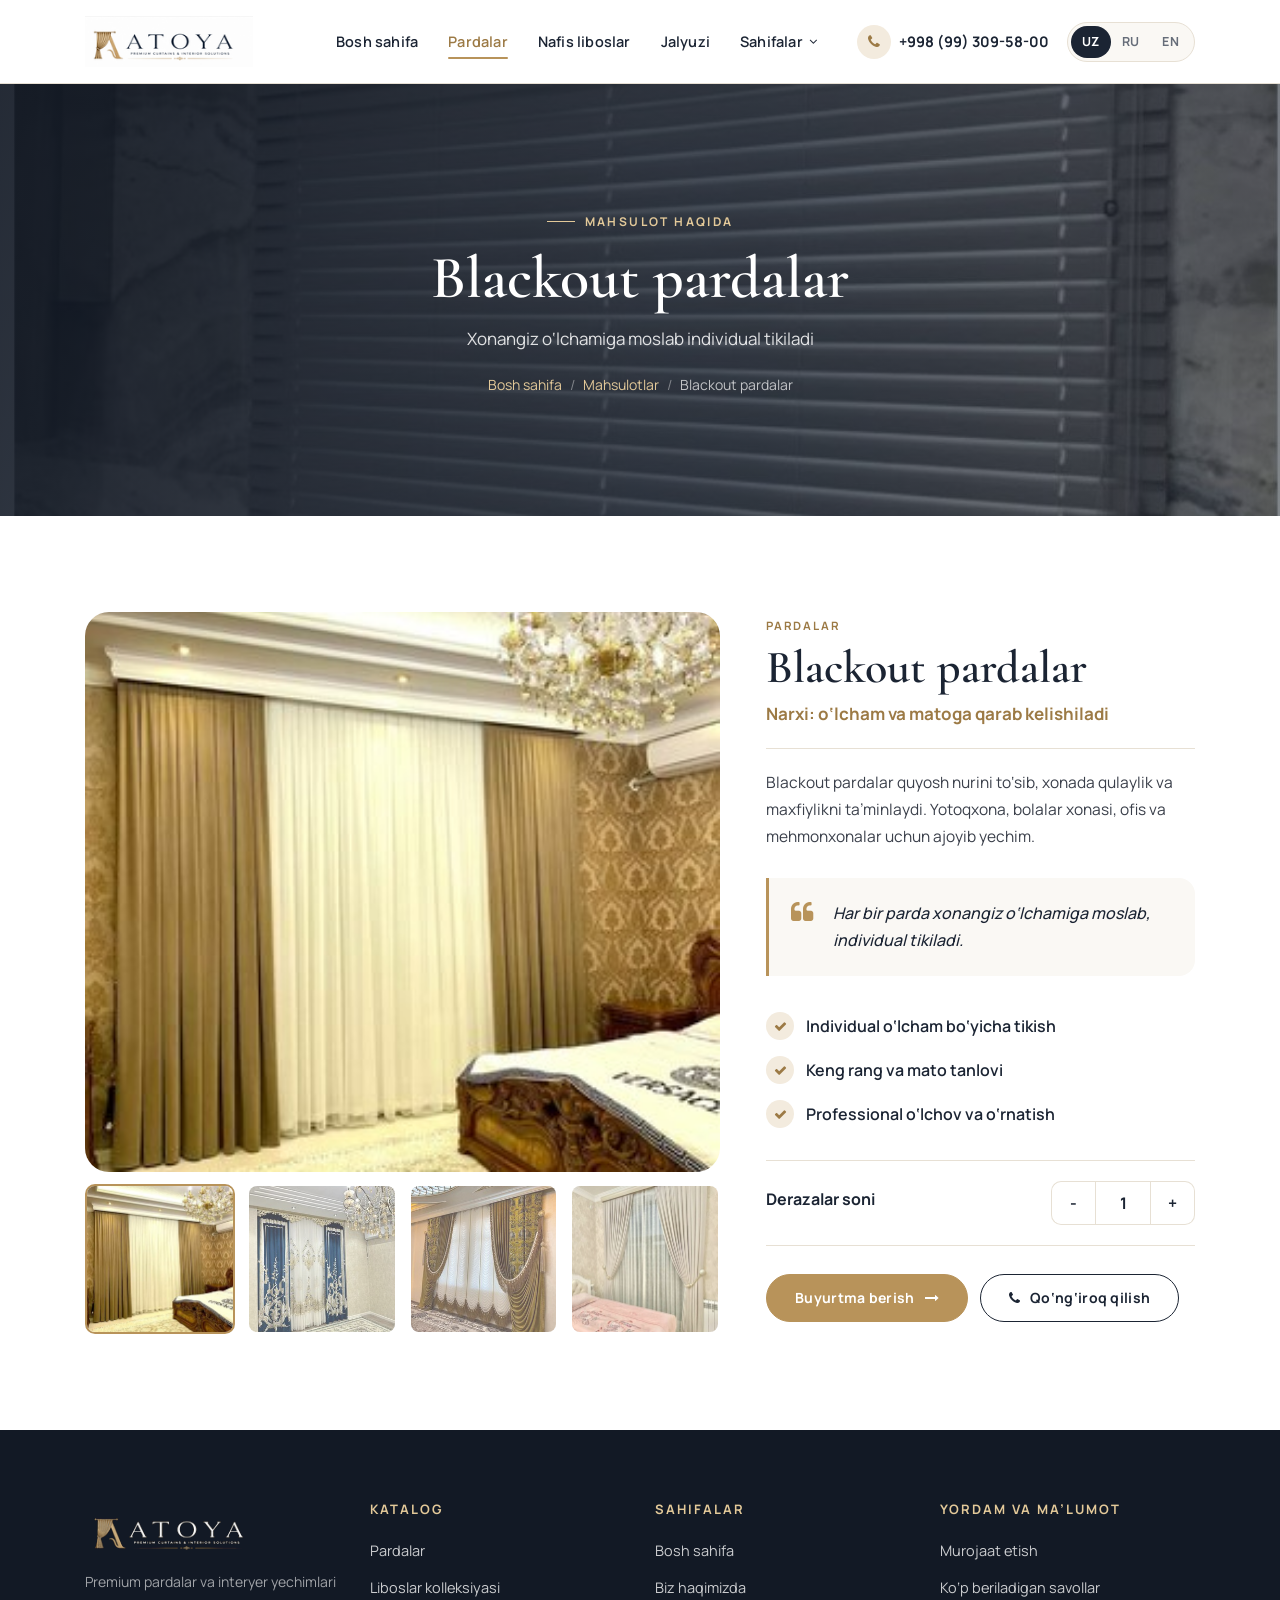
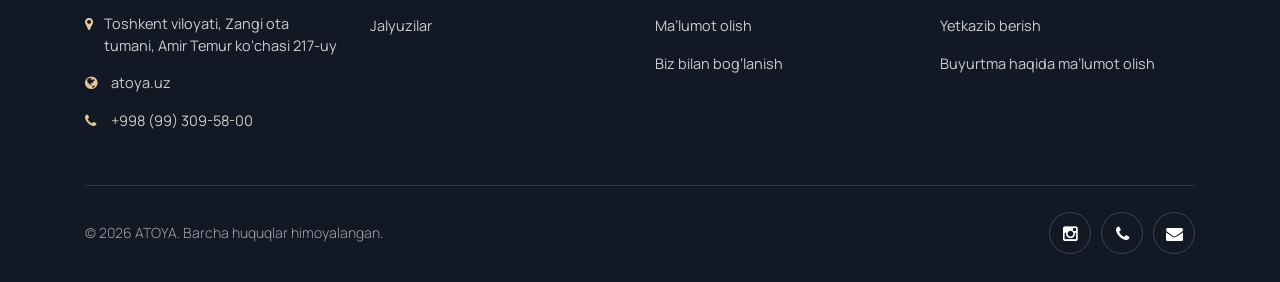
<file: single-product.html>
<!DOCTYPE html>
<html lang="uz">

  <head>

    <meta charset="utf-8">
    <meta name="viewport" content="width=device-width, initial-scale=1">
    <meta name="description" content="Blackout pardalar — ATOYA. Xonangiz o‘lchamiga moslab individual tikiladigan, yorug‘likni to‘suvchi zamonaviy pardalar. O‘lchov va o‘rnatish xizmati." data-i18n-attr="content:meta.single.desc">
    <meta name="author" content="ATOYA">

    <title data-i18n="meta.single.title">Blackout pardalar — ATOYA</title>

    <link rel="canonical" href="https://atoya.uz/single-product.html">

    <link rel="preconnect" href="https://fonts.googleapis.com">
    <link rel="preconnect" href="https://fonts.gstatic.com" crossorigin>
    <link href="https://fonts.googleapis.com/css2?family=Cormorant+Garamond:wght@500;600;700&family=Manrope:wght@400;500;600;700&display=swap" rel="stylesheet">

    <!-- Additional CSS Files -->
    <link rel="stylesheet" type="text/css" href="assets/css/bootstrap.min.css">
    <link rel="stylesheet" type="text/css" href="assets/css/font-awesome.css">
    <link rel="stylesheet" href="assets/css/templatemo-hexashop.css">
    <link rel="stylesheet" href="assets/css/owl-carousel.css">
    <link rel="stylesheet" href="assets/css/lightbox.css">
    <link rel="stylesheet" href="assets/css/custom.css">
    <!-- https://atoya.uz -->
    </head>

    <body>

    <a class="skip-link" href="#main" data-i18n="a11y.skip">Asosiy kontentga o‘tish</a>

    <!-- ***** Preloader Start ***** -->
    <div id="preloader" aria-hidden="true">
        <div class="jumper">
            <div></div>
            <div></div>
            <div></div>
        </div>
    </div>
    <!-- ***** Preloader End ***** -->


    <!-- ***** Header Area Start ***** -->
    <header class="site-header" id="siteHeader">
        <div class="container header-inner">
            <a href="index.html" class="brand" aria-label="ATOYA — bosh sahifa" data-i18n-attr="aria-label:brand.home">
                <img src="assets/images/with-logo.png" alt="ATOYA" width="195" height="59">
            </a>
            <button class="nav-toggle" type="button" aria-expanded="false" aria-controls="siteNav" aria-label="Menyuni ochish" data-i18n-attr="aria-label:nav.toggle">
                <span></span><span></span><span></span>
            </button>
            <nav class="site-nav" id="siteNav" aria-label="Asosiy menyu" data-i18n-attr="aria-label:nav.main">
                <ul class="nav-list">
                    <li><a class="nav-link" href="index.html" data-i18n="nav.home">Bosh sahifa</a></li>
                    <li><a class="nav-link active" href="index.html#men" data-i18n="nav.curtains">Pardalar</a></li>
                    <li><a class="nav-link" href="index.html#women" data-i18n="nav.clothing">Nafis liboslar</a></li>
                    <li><a class="nav-link" href="index.html#kids" data-i18n="nav.blinds">Jalyuzi</a></li>
                    <li class="has-sub">
                        <button class="nav-link sub-toggle" type="button" aria-expanded="false"><span data-i18n="nav.pages">Sahifalar</span> <i class="fa fa-angle-down" aria-hidden="true"></i></button>
                        <ul class="sub-menu">
                            <li><a href="about.html" data-i18n="nav.about">Biz haqimizda</a></li>
                            <li><a href="products.html" data-i18n="nav.products">Mahsulotlar</a></li>
                            <li><a href="single-product.html" aria-current="page" data-i18n="nav.single">Mahsulot sahifasi</a></li>
                            <li><a href="contact.html" data-i18n="nav.contact">Biz bilan bog‘lanish</a></li>
                        </ul>
                    </li>
                </ul>
                <div class="nav-extra">
                    <a class="header-phone" href="tel:+998993095800"><i class="fa fa-phone" aria-hidden="true"></i><span>+998 (99) 309-58-00</span></a>
                    <div class="lang-switch" role="group" aria-label="Tilni tanlash" data-i18n-attr="aria-label:lang.label">
                        <button type="button" class="lang-btn" data-lang="uz" aria-pressed="true">UZ</button>
                        <button type="button" class="lang-btn" data-lang="ru" aria-pressed="false">RU</button>
                        <button type="button" class="lang-btn" data-lang="en" aria-pressed="false">EN</button>
                    </div>
                </div>
            </nav>
        </div>
    </header>
    <!-- ***** Header Area End ***** -->

    <main id="main" tabindex="-1">

    <!-- ***** Main Banner Area Start ***** -->
    <div class="page-heading" id="top">
        <div class="container">
            <div class="row">
                <div class="col-lg-12">
                    <div class="inner-content">
                        <p class="eyebrow" data-i18n="single.eyebrow">Mahsulot haqida</p>
                        <h1 data-i18n="p.blackout">Blackout pardalar</h1>
                        <span data-i18n="single.headingSub">Xonangiz o‘lchamiga moslab individual tikiladi</span>
                        <ul class="breadcrumbs">
                            <li><a href="index.html" data-i18n="nav.home">Bosh sahifa</a></li>
                            <li><a href="products.html" data-i18n="nav.products">Mahsulotlar</a></li>
                            <li data-i18n="p.blackout">Blackout pardalar</li>
                        </ul>
                    </div>
                </div>
            </div>
        </div>
    </div>
    <!-- ***** Main Banner Area End ***** -->


    <!-- ***** Product Area Starts ***** -->
    <section class="section" id="product">
        <div class="container">
            <div class="row">
                <div class="col-lg-7">
                    <div class="left-images product-gallery reveal">
                        <div class="main-image">
                            <img id="productMainImage" src="assets/images/pardalar/01.jpg" alt="Blackout pardalar" data-i18n-attr="alt:p.blackout">
                        </div>
                        <div class="product-thumbs">
                            <button type="button" class="thumb-btn" data-src="assets/images/pardalar/01.jpg" aria-current="true" aria-label="1-rasm" data-i18n-attr="aria-label:single.img1"><img src="assets/images/pardalar/01.jpg" alt=""></button>
                            <button type="button" class="thumb-btn" data-src="assets/images/pardalar/02.jpg" aria-current="false" aria-label="2-rasm" data-i18n-attr="aria-label:single.img2"><img src="assets/images/pardalar/02.jpg" alt=""></button>
                            <button type="button" class="thumb-btn" data-src="assets/images/pardalar/03.jpg" aria-current="false" aria-label="3-rasm" data-i18n-attr="aria-label:single.img3"><img src="assets/images/pardalar/03.jpg" alt=""></button>
                            <button type="button" class="thumb-btn" data-src="assets/images/pardalar/04.jpg" aria-current="false" aria-label="4-rasm" data-i18n-attr="aria-label:single.img4"><img src="assets/images/pardalar/04.jpg" alt=""></button>
                        </div>
                    </div>
                </div>
                <div class="col-lg-5">
                    <div class="right-content reveal">
                        <span class="product-tag" data-i18n="tag.curtains">Pardalar</span>
                        <h2 data-i18n="p.blackout">Blackout pardalar</h2>
                        <span class="price" data-i18n="single.price">Narxi: o‘lcham va matoga qarab kelishiladi</span>
                        <span class="product-desc" data-i18n="single.desc">Blackout pardalar quyosh nurini to‘sib, xonada qulaylik va maxfiylikni ta’minlaydi. Yotoqxona, bolalar xonasi, ofis va mehmonxonalar uchun ajoyib yechim.</span>
                        <div class="quote">
                            <i class="fa fa-quote-left" aria-hidden="true"></i><p data-i18n="single.quote">Har bir parda xonangiz o‘lchamiga moslab, individual tikiladi.</p>
                        </div>
                        <ul class="feature-list">
                            <li><i class="fa fa-check" aria-hidden="true"></i><span data-i18n="single.f1">Individual o‘lcham bo‘yicha tikish</span></li>
                            <li><i class="fa fa-check" aria-hidden="true"></i><span data-i18n="single.f2">Keng rang va mato tanlovi</span></li>
                            <li><i class="fa fa-check" aria-hidden="true"></i><span data-i18n="single.f3">Professional o‘lchov va o‘rnatish</span></li>
                        </ul>
                        <div class="quantity-content">
                            <div class="left-content">
                                <h6><label for="qty" data-i18n="single.qty">Derazalar soni</label></h6>
                            </div>
                            <div class="right-content">
                                <div class="quantity buttons_added">
                                    <input type="button" value="-" class="minus" aria-label="Kamaytirish" data-i18n-attr="aria-label:single.minus"><input type="number" id="qty" step="1" min="1" name="quantity" value="1" class="input-text qty text" inputmode="numeric"><input type="button" value="+" class="plus" aria-label="Ko‘paytirish" data-i18n-attr="aria-label:single.plus">
                                </div>
                            </div>
                        </div>
                        <div class="product-cta">
                            <a class="btn-atoya btn-gold" href="contact.html"><span data-i18n="card.order">Buyurtma berish</span> <i class="fa fa-long-arrow-right" aria-hidden="true"></i></a>
                            <a class="btn-atoya" href="tel:+998993095800"><i class="fa fa-phone" aria-hidden="true"></i> <span data-i18n="hero.call">Qo‘ng‘iroq qilish</span></a>
                        </div>
                    </div>
                </div>
            </div>
        </div>
    </section>
    <!-- ***** Product Area Ends ***** -->

    </main>

    <!-- ***** Footer Start ***** -->
    <footer class="site-footer">
        <div class="container">
            <div class="row">
                <div class="col-lg-3 col-md-6">
                    <div class="first-item">
                        <div class="logo">
                            <img src="assets/images/logo.png" alt="ATOYA" width="195" height="59" loading="lazy">
                        </div>
                        <p class="footer-tagline" data-i18n="footer.tagline">Premium pardalar va interyer yechimlari</p>
                        <ul class="footer-contacts">
                            <li><a href="https://www.google.com/maps/search/?api=1&amp;query=Zangiota%20masjidi%2C%20Zangiota%20tumani%2C%20Toshkent%20viloyati" target="_blank" rel="noopener"><i class="fa fa-map-marker" aria-hidden="true"></i><span data-i18n="footer.address">Toshkent viloyati, Zangi ota tumani, Amir Temur ko‘chasi 217-uy</span></a></li>
                            <li><a href="index.html"><i class="fa fa-globe" aria-hidden="true"></i><span>atoya.uz</span></a></li>
                            <li><a href="tel:+998993095800"><i class="fa fa-phone" aria-hidden="true"></i><span>+998 (99) 309-58-00</span></a></li>
                        </ul>
                    </div>
                </div>
                <div class="col-lg-3 col-md-6">
                    <h4 data-i18n="footer.catalog">Katalog</h4>
                    <ul>
                        <li><a href="index.html#men" data-i18n="footer.curtains">Pardalar</a></li>
                        <li><a href="index.html#women" data-i18n="footer.clothing">Liboslar kolleksiyasi</a></li>
                        <li><a href="index.html#kids" data-i18n="footer.blinds">Jalyuzilar</a></li>
                    </ul>
                </div>
                <div class="col-lg-3 col-md-6">
                    <h4 data-i18n="footer.pages">Sahifalar</h4>
                    <ul>
                        <li><a href="index.html" data-i18n="footer.home">Bosh sahifa</a></li>
                        <li><a href="about.html" data-i18n="footer.about">Biz haqimizda</a></li>
                        <li><a href="products.html" data-i18n="footer.info">Ma’lumot olish</a></li>
                        <li><a href="contact.html" data-i18n="footer.contact">Biz bilan bog‘lanish</a></li>
                    </ul>
                </div>
                <div class="col-lg-3 col-md-6">
                    <h4 data-i18n="footer.help">Yordam va ma’lumot</h4>
                    <ul>
                        <li><a href="contact.html" data-i18n="footer.appeal">Murojaat etish</a></li>
                        <li><a href="contact.html" data-i18n="footer.faq">Ko‘p beriladigan savollar</a></li>
                        <li><a href="contact.html" data-i18n="footer.delivery">Yetkazib berish</a></li>
                        <li><a href="contact.html" data-i18n="footer.orderInfo">Buyurtma haqida ma’lumot olish</a></li>
                    </ul>
                </div>
                <div class="col-lg-12">
                    <div class="under-footer">
                        <p data-i18n="footer.copy">© 2026 ATOYA. Barcha huquqlar himoyalangan.</p>
                        <ul>
                            <li><a href="https://www.instagram.com/atoya.uz?igsi=bTBwMnZreWVxa3k=" target="_blank" rel="noopener" aria-label="Instagram"><i class="fa fa-instagram" aria-hidden="true"></i></a></li>
                            <li><a href="tel:+998993095800" aria-label="Telefon" data-i18n-attr="aria-label:a11y.phone"><i class="fa fa-phone" aria-hidden="true"></i></a></li>
                            <li><a href="mailto:atoya@gmail.com" aria-label="Email"><i class="fa fa-envelope" aria-hidden="true"></i></a></li>
                        </ul>
                    </div>
                </div>
            </div>
        </div>
    </footer>
    <!-- ***** Footer End ***** -->


    <!-- jQuery -->
    <script src="assets/js/jquery-2.1.0.min.js"></script>

    <!-- Bootstrap -->
    <script src="assets/js/popper.js"></script>
    <script src="assets/js/bootstrap.min.js"></script>

    <!-- Plugins -->
    <script src="assets/js/owl-carousel.js"></script>
    <script src="assets/js/accordions.js"></script>
    <script src="assets/js/datepicker.js"></script>
    <script src="assets/js/scrollreveal.min.js"></script>
    <script src="assets/js/waypoints.min.js"></script>
    <script src="assets/js/jquery.counterup.min.js"></script>
    <script src="assets/js/imgfix.min.js"></script>
    <script src="assets/js/slick.js"></script>
    <script src="assets/js/lightbox.js"></script>
    <script src="assets/js/isotope.js"></script>
    <script src="assets/js/quantity.js"></script>

    <!-- Translations (UZ / RU / EN) -->
    <script src="assets/js/i18n.js"></script>

    <!-- Global Init -->
    <script src="assets/js/custom.js"></script>

  </body>

</html>
</file>
<file: assets/css/templatemo-hexashop.css>
/*

TemplateMo 571 Hexashop

https://templatemo.com/tm-571-hexashop

*/

/* ---------------------------------------------
Table of contents
------------------------------------------------
01. font & reset css
02. reset
03. global styles
04. header
05. banner
06. features
07. testimonials
08. contact
09. footer
10. preloader
11. search
12. portfolio

--------------------------------------------- */
/* 
---------------------------------------------
font & reset css
--------------------------------------------- 
*/
@import url("https://fonts.googleapis.com/css?family=Poppins:100,200,300,400,500,600,700,800,900");
/* 
---------------------------------------------
reset
--------------------------------------------- 
*/
html, body, div, span, applet, object, iframe, h1, h2, h3, h4, h5, h6, p, blockquote, div
pre, a, abbr, acronym, address, big, cite, code, del, dfn, em, font, img, ins, kbd, q,
s, samp, small, strike, strong, sub, sup, tt, var, b, u, i, center, dl, dt, dd, ol, ul, li,
figure, header, nav, section, article, aside, footer, figcaption {
  margin: 0;
  padding: 0;
  border: 0;
  outline: 0;
}

.clearfix:after {
  content: ".";
  display: block;
  clear: both;
  visibility: hidden;
  line-height: 0;
  height: 0;
}

.clearfix {
  display: inline-block;
}

html[xmlns] .clearfix {
  display: block;
}

* html .clearfix {
  height: 1%;
}

ul, li {
  padding: 0;
  margin: 0;
  list-style: none;
}

header, nav, section, article, aside, footer, hgroup {
  display: block;
}

* {
  box-sizing: border-box;
}

html, body {
  font-family: 'Poppins', sans-serif;
  font-weight: 400;
  background-color: #fff;
  font-size: 16px;
  -ms-text-size-adjust: 100%;
  -webkit-font-smoothing: antialiased;
  -moz-osx-font-smoothing: grayscale;
}

a {
  text-decoration: none !important;
}

h1, h2, h3, h4, h5, h6 {
  margin-top: 0px;
  margin-bottom: 0px;
}

ul {
  margin-bottom: 0px;
}

p {
  font-size: 14px;
  line-height: 25px;
  color: #2a2a2a;
}

/* 
---------------------------------------------
global styles
--------------------------------------------- 
*/
html,
body {
  background: #fff;
  font-family: 'Poppins', sans-serif;
}

::selection {
  background: #2a2a2a;
  color: #fff;
}

::-moz-selection {
  background: #2a2a2a;
  color: #fff;
}

@media (max-width: 991px) {
  html, body {
    overflow-x: hidden;
  }
  .mobile-top-fix {
    margin-top: 30px;
    margin-bottom: 0px;
  }
  .mobile-bottom-fix {
    margin-bottom: 30px;
  }
  .mobile-bottom-fix-big {
    margin-bottom: 60px;
  }
}

.main-border-button a {
  font-size: 13px;
  color: #fff;
  border: 1px solid #fff;
  padding: 12px 25px;
  display: inline-block;
  font-weight: 500;
  transition: all .3s;
}

.main-border-button a:hover {
  background-color: #fff;
  color: #2a2a2a;
}

.main-white-button a {
  font-size: 13px;
  color: #2a2a2a;
  background-color: #fff;
  padding: 12px 25px;
  display: inline-block;
  border-radius: 3px;
  font-weight: 600;
  transition: all .3s;
}

.main-white-button a:hover {
  opacity: 0.9;
}

.main-text-button a {
  font-size: 13px;
  color: #fff;
  font-weight: 600;
  transition: all .3s;
}

.main-text-button a:hover {
  opacity: 0.9;
}

.section-heading h2 {
  font-size: 34px;
  font-weight: 700;
  color: #2a2a2a;
}

.section-heading span {
  font-size: 14px;
  color: #a1a1a1;
  font-style: italic;
  font-weight: 400;
}



/* 
---------------------------------------------
header
--------------------------------------------- 
*/

.background-header {
  border-bottom: none !important;
  background-color: #fff;
  height: 80px!important;
  position: fixed!important;
  top: 0px;
  left: 0px;
  right: 0px;
  box-shadow: 0px 0px 10px rgba(0,0,0,0.15)!important;
}

.background-header .logo,
.background-header .main-nav .nav li a {
  color: #1e1e1e!important;
}

.background-header .main-nav .nav li:hover a {
  color: #2a2a2a!important;
}

.background-header .nav li a.active {
  color: #2a2a2a!important;
}

.header-area {
  border-bottom: 3px dotted #eee;
  box-shadow: none;
  background-color: #fff;
  position: absolute;
  top: 0px;
  left: 0px;
  right: 0px;
  z-index: 100;
  height: 100px;
  -webkit-transition: all .5s ease 0s;
  -moz-transition: all .5s ease 0s;
  -o-transition: all .5s ease 0s;
  transition: all .5s ease 0s;
}

.header-area .main-nav {
  min-height: 80px;
  background: transparent;
}

.header-area .main-nav .logo {
  line-height: 100px;
  color: #fff;
  font-size: 28px;
  font-weight: 700;
  text-transform: uppercase;
  letter-spacing: 2px;
  float: left;
  -webkit-transition: all 0.3s ease 0s;
  -moz-transition: all 0.3s ease 0s;
  -o-transition: all 0.3s ease 0s;
  transition: all 0.3s ease 0s;
}

.background-header .main-nav .logo {
  line-height: 75px;
}

.background-header .nav {
  margin-top: 20px !important;
}

.header-area .main-nav .nav {
  float: right;
  margin-top: 30px;
  margin-right: 0px;
  background-color: transparent;
  -webkit-transition: all 0.3s ease 0s;
  -moz-transition: all 0.3s ease 0s;
  -o-transition: all 0.3s ease 0s;
  transition: all 0.3s ease 0s;
  position: relative;
  z-index: 999;
}

.header-area .main-nav .nav li {
  padding-left: 15px;
  padding-right: 15px;
}

.header-area .main-nav .nav li:last-child {
  padding-right: 0px;
}

.header-area .main-nav .nav li a {
  display: block;
  font-weight: 600;
  font-size: 15px;
  color: #2a2a2a;
  text-transform: capitalize;
  -webkit-transition: all 0.3s ease 0s;
  -moz-transition: all 0.3s ease 0s;
  -o-transition: all 0.3s ease 0s;
  transition: all 0.3s ease 0s;
  height: 40px;
  line-height: 40px;
  border: transparent;
  letter-spacing: 1px;
}

.header-area .main-nav .nav li a {
  color: #2a2a2a;
}

.header-area .main-nav .nav li:hover a,
.header-area .main-nav .nav li a.active {
  color: #aaa!important;
}

.background-header .main-nav .nav li:hover a,
.background-header .main-nav .nav li a.active {
  color: #aaa!important;
  opacity: 1;
}

.header-area .main-nav .nav li.submenu {
  position: relative;
  padding-right: 30px;
}

.header-area .main-nav .nav li.submenu:after {
  font-family: FontAwesome;
  content: "\f107";
  font-size: 12px;
  color: #2a2a2a;
  position: absolute;
  right: 18px;
  top: 12px;
}

.background-header .main-nav .nav li.submenu:after {
  color: #2a2a2a;
}

.header-area .main-nav .nav li.submenu ul {
  position: absolute;
  width: 200px;
  box-shadow: 0 2px 28px 0 rgba(0, 0, 0, 0.06);
  overflow: hidden;
  top: 50px;
  opacity: 0;
  transform: translateY(+2em);
  visibility: hidden;
  z-index: -1;
  transition: all 0.3s ease-in-out 0s, visibility 0s linear 0.3s, z-index 0s linear 0.01s;
}

.header-area .main-nav .nav li.submenu ul li {
  margin-left: 0px;
  padding-left: 0px;
  padding-right: 0px;
}

.header-area .main-nav .nav li.submenu ul li a {
  opacity: 1;
  display: block;
  background: #f7f7f7;
  color: #2a2a2a!important;
  padding-left: 20px;
  height: 40px;
  line-height: 40px;
  -webkit-transition: all 0.3s ease 0s;
  -moz-transition: all 0.3s ease 0s;
  -o-transition: all 0.3s ease 0s;
  transition: all 0.3s ease 0s;
  position: relative;
  font-size: 13px;
  font-weight: 400;
  border-bottom: 1px solid #eee;
}

.header-area .main-nav .nav li.submenu ul li a:hover {
  background: #fff;
  color: #aaa!important;
  padding-left: 25px;
}

.header-area .main-nav .nav li.submenu ul li a:hover:before {
  width: 3px;
}

.header-area .main-nav .nav li.submenu:hover ul {
  visibility: visible;
  opacity: 1;
  z-index: 1;
  transform: translateY(0%);
  transition-delay: 0s, 0s, 0.3s;
}

.header-area .main-nav .menu-trigger {
  cursor: pointer;
  display: block;
  position: absolute;
  top: 33px;
  width: 32px;
  height: 40px;
  text-indent: -9999em;
  z-index: 99;
  right: 40px;
  display: none;
}

.background-header .main-nav .menu-trigger {
  top: 23px;
}

.header-area .main-nav .menu-trigger span,
.header-area .main-nav .menu-trigger span:before,
.header-area .main-nav .menu-trigger span:after {
  -moz-transition: all 0.4s;
  -o-transition: all 0.4s;
  -webkit-transition: all 0.4s;
  transition: all 0.4s;
  background-color: #1e1e1e;
  display: block;
  position: absolute;
  width: 30px;
  height: 2px;
  left: 0;
}

.background-header .main-nav .menu-trigger span,
.background-header .main-nav .menu-trigger span:before,
.background-header .main-nav .menu-trigger span:after {
  background-color: #1e1e1e;
}

.header-area .main-nav .menu-trigger span:before,
.header-area .main-nav .menu-trigger span:after {
  -moz-transition: all 0.4s;
  -o-transition: all 0.4s;
  -webkit-transition: all 0.4s;
  transition: all 0.4s;
  background-color: #1e1e1e;
  display: block;
  position: absolute;
  width: 30px;
  height: 2px;
  left: 0;
  width: 75%;
}

.background-header .main-nav .menu-trigger span:before,
.background-header .main-nav .menu-trigger span:after {
  background-color: #1e1e1e;
}

.header-area .main-nav .menu-trigger span:before,
.header-area .main-nav .menu-trigger span:after {
  content: "";
}

.header-area .main-nav .menu-trigger span {
  top: 16px;
}

.header-area .main-nav .menu-trigger span:before {
  -moz-transform-origin: 33% 100%;
  -ms-transform-origin: 33% 100%;
  -webkit-transform-origin: 33% 100%;
  transform-origin: 33% 100%;
  top: -10px;
  z-index: 10;
}

.header-area .main-nav .menu-trigger span:after {
  -moz-transform-origin: 33% 0;
  -ms-transform-origin: 33% 0;
  -webkit-transform-origin: 33% 0;
  transform-origin: 33% 0;
  top: 10px;
}

.header-area .main-nav .menu-trigger.active span,
.header-area .main-nav .menu-trigger.active span:before,
.header-area .main-nav .menu-trigger.active span:after {
  background-color: transparent;
  width: 100%;
}

.header-area .main-nav .menu-trigger.active span:before {
  -moz-transform: translateY(6px) translateX(1px) rotate(45deg);
  -ms-transform: translateY(6px) translateX(1px) rotate(45deg);
  -webkit-transform: translateY(6px) translateX(1px) rotate(45deg);
  transform: translateY(6px) translateX(1px) rotate(45deg);
  background-color: #1e1e1e;
}

.background-header .main-nav .menu-trigger.active span:before {
  background-color: #1e1e1e;
}

.header-area .main-nav .menu-trigger.active span:after {
  -moz-transform: translateY(-6px) translateX(1px) rotate(-45deg);
  -ms-transform: translateY(-6px) translateX(1px) rotate(-45deg);
  -webkit-transform: translateY(-6px) translateX(1px) rotate(-45deg);
  transform: translateY(-6px) translateX(1px) rotate(-45deg);
  background-color: #1e1e1e;
}

.background-header .main-nav .menu-trigger.active span:after {
  background-color: #1e1e1e;
}

.header-area.header-sticky {
  min-height: 80px;
}

.header-area .nav {
  margin-top: 30px;
}

.header-area.header-sticky .nav li a.active {
  color: #aaa;
}

@media (max-width: 1200px) {
  .header-area .main-nav .nav li {
    padding-left: 12px;
    padding-right: 12px;
  }
  .header-area .main-nav:before {
    display: none;
  }
}

@media (max-width: 767px) {
  .header-area .main-nav .logo {
    color: #1e1e1e;
  }
  .header-area.header-sticky .nav li a:hover,
  .header-area.header-sticky .nav li a.active {
    color: #aaa!important;
    opacity: 1;
  }
  .header-area.header-sticky .nav li.search-icon a {
    width: 100%;
  }
  .header-area {
    background-color: #f7f7f7;
    padding: 0px 15px;
    height: 100px;
    box-shadow: none;
    text-align: center;
  }
  .header-area .container {
    padding: 0px;
  }
  .header-area .logo {
    margin-left: 30px;
  }
  .header-area .menu-trigger {
    display: block !important;
  }
  .header-area .main-nav {
    overflow: visible;
  }
  .header-area .main-nav .nav {
    float: none;
    clear: both;
    width: 100%;
    display: none;
    -webkit-transition: all 0s ease 0s;
    -moz-transition: all 0s ease 0s;
    -o-transition: all 0s ease 0s;
    transition: all 0s ease 0s;
    margin-left: 0px;
  }
  .header-area .main-nav .nav li:first-child {
    border-top: 1px solid #eee;
  }
  .header-area.header-sticky .nav {
    margin-top: 0px !important;
  }
  .header-area .main-nav .nav li {
    width: 100%;
    background: #fff;
    border-bottom: 1px solid #eee;
    padding-left: 0px !important;
    padding-right: 0px !important;
  }
  .header-area .main-nav .nav li a {
    height: 50px !important;
    line-height: 50px !important;
    padding: 0px !important;
    border: none !important;
    background: #f7f7f7 !important;
    color: #191a20 !important;
  }
  .header-area .main-nav .nav li a:hover {
    background: #eee !important;
    color: #aaa!important;
  }
  .header-area .main-nav .nav li.submenu ul {
    position: relative;
    visibility: inherit;
    opacity: 1;
    z-index: 1;
    transform: translateY(0%);
    transition-delay: 0s, 0s, 0.3s;
    top: 0px;
    width: 100%;
    box-shadow: none;
    height: 0px;
  }
  .header-area .main-nav .nav li.submenu ul li a {
    font-size: 12px;
    font-weight: 400;
  }
  .header-area .main-nav .nav li.submenu ul li a:hover:before {
    width: 0px;
  }
  .header-area .main-nav .nav li.submenu ul.active {
    height: auto !important;
  }
  .header-area .main-nav .nav li.submenu:after {
    color: #3B566E;
    right: 25px;
    font-size: 14px;
    top: 15px;
  }
  .header-area .main-nav .nav li.submenu:hover ul, .header-area .main-nav .nav li.submenu:focus ul {
    height: 0px;
  }
}

@media (min-width: 767px) {
  .header-area .main-nav .nav {
    display: flex !important;
  }
}


/* 
---------------------------------------------
banner
--------------------------------------------- 
*/

.main-banner {
  border-bottom: 3px dotted #eee;
  padding-top: 160px;
  padding-bottom: 30px;
}

.main-banner .left-content .thumb img {
  width: 100%;
  overflow: hidden;
}

.main-banner .left-content .inner-content {
  position: absolute;
  left: 100px;
  top: 50%;
  transform: translateY(-50%);
}

.main-banner .left-content .inner-content h4 {
  color: #fff;
  margin-top: -10px;
  font-size: 52px;
  font-weight: 700;
  margin-bottom: 20px;
}

.main-banner .left-content .inner-content span {
  font-size: 16px;
  color: #fff;
  font-weight: 400;
  font-style: italic;
  display: block;
  margin-bottom: 30px;
}

.main-banner .right-content .right-first-image {
  margin-bottom: 28.5px;
}

.main-banner .right-content .right-first-image .thumb {
  position: relative;
  text-align: center;
}

.main-banner .right-content .right-first-image .thumb img {
  width: 100%;
  overflow: hidden;
}

.main-banner .right-content .right-first-image .thumb .inner-content {
  position: absolute;
  top: 50%;
  transform: translateY(-50%);
  width: 100%;
  text-align: center;
}

.main-banner .right-content .right-first-image .thumb .inner-content h4 {
  color: #fff;
  font-size: 24px;
  font-weight: 700;
  margin-bottom: 15px;
}

.main-banner .right-content .right-first-image .thumb .inner-content span {
  font-size: 16px;
  color: #fff;
  font-style: italic;
}

.main-banner .right-content .right-first-image .thumb .hover-content {
  position: absolute;
  top: 15px;
  right: 15px;
  left: 15px;
  bottom: 15px;
  text-align: center;
  background-color: rgba(42,42,42,.97);
  opacity: 0;
  visibility: hidden;
  transition: all 0.5s;
}

.main-banner .right-content .right-first-image .thumb:hover .hover-content {
  opacity: 1;
  visibility: visible;
}

.main-banner .right-content .right-first-image .thumb .hover-content .inner {
  position: absolute;
  top: 50%;
  left: 50%;
  transform: translate(-50%, -50%);
  width: 100%;
}

.main-banner .right-content .right-first-image .thumb .hover-content h4 {
  color: #fff;
  font-size: 24px;
  font-weight: 700;
  margin-bottom: 15px;
}

.main-banner .right-content .right-first-image .thumb .hover-content p {
  color: #fff;
  padding: 0px 20px;
  margin-bottom: 20px;
}



/*
---------------------------------------------
Men
---------------------------------------------
*/

#men {
  padding-top: 90px;
  padding-bottom: 90px;
  border-bottom: 3px dotted #eee;
}

#men .section-heading {
  margin-bottom: 60px;
}

#men .item .down-content {
  padding-top: 30px;
  position: relative;
  z-index: 3;
  background-color: #fff;
}

#men .item .down-content h4 {
  font-size: 22px;
  color: #2a2a2a;
  font-weight: 700;
  margin-bottom: 8px;
}

#men .item .down-content span {
  font-size: 18px;
  color: #a1a1a1;
  font-weight: 500;
  display: block;
}

#men .item .down-content ul.stars {
  position: absolute;
  right: 0;
  top: 30px;
}

#men .item .down-content ul.stars li {
  display: inline;
  font-size: 13px;
}

#men .item .thumb .hover-content {
  position: absolute;
  z-index: 2;
  text-align: center;
  bottom: -60px;
  width: 100%;
  opacity: 0;
  visibility: hidden;
  transition: all .5s;
}

#men .item .thumb:hover .hover-content {
  bottom: 30px;
  opacity: 1;
  visibility: visible;
}

#men .item .thumb {
  position: relative;
}

#men .item .thumb .hover-content ul li {
  display: inline;
  margin: 0px 10px;
}

#men .item .thumb .hover-content ul li a {
  width: 50px;
  height: 50px;
  text-align: center;
  line-height: 50px;
  display: inline-block;
  color: #2a2a2a;
  background-color: #fff;
}


#men .owl-nav {
  text-align: center;
  position: absolute;
  width: 100%;
  top: 40%;
  transform: translateY(-25px);
}

#men .owl-dots {
  display: none;
}
    
#men .owl-nav .owl-prev{
  position: absolute;
  left: -80px;
  outline: none;
}

#men .owl-nav .owl-prev span,
#men .owl-nav .owl-next span {
  opacity: 0;
}

#men .owl-nav .owl-prev:before {
  display: inline-block;
  font-family: 'FontAwesome';
  color: #2a2a2a;
  font-size: 25px;
  font-weight: 700;
  content: '\f104';
  width: 50px;
  height: 50px;
  background-color: transparent;
  line-height: 48px;
  border :1px solid #2a2a2a;
}

#men .owl-nav .owl-prev {
  opacity: 0.75;
  transition: all .5s;
}

#men .owl-nav .owl-prev:hover {
  opacity: 1;
}

#men .owl-nav .owl-next {
  opacity: 0.75;
  transition: all .5s;
}

#men .owl-nav .owl-next:hover {
  opacity: 1;
}

#men .owl-nav .owl-next{
  outline: none;
  position: absolute;
  right: -85px;
}

#men .owl-nav .owl-next:before {
  display: inline-block;
  font-family: 'FontAwesome';
  color: #2a2a2a;
  font-size: 25px;
  font-weight: 700;
  content: '\f105';
  width: 50px;
  height: 50px;
  background-color: transparent;
  line-height: 48px;
  border :1px solid #2a2a2a;
}


/*
---------------------------------------------
Women
---------------------------------------------
*/

#women {
  padding-top: 90px;
  padding-bottom: 90px;
  border-bottom: 3px dotted #eee;
}

#women .section-heading {
  margin-bottom: 60px;
}

#women .item .down-content {
  padding-top: 30px;
  position: relative;
  z-index: 3;
  background-color: #fff;
}

#women .item .down-content h4 {
  font-size: 22px;
  color: #2a2a2a;
  font-weight: 700;
  margin-bottom: 8px;
}

#women .item .down-content span {
  font-size: 18px;
  color: #a1a1a1;
  font-weight: 500;
  display: block;
}

#women .item .down-content ul.stars {
  position: absolute;
  right: 0;
  top: 30px;
}

#women .item .down-content ul.stars li {
  display: inline;
  font-size: 13px;
}

#women .item .thumb .hover-content {
  position: absolute;
  z-index: 2;
  text-align: center;
  bottom: -60px;
  width: 100%;
  opacity: 0;
  visibility: hidden;
  transition: all .5s;
}

#women .item .thumb:hover .hover-content {
  bottom: 30px;
  opacity: 1;
  visibility: visible;
}

#women .item .thumb {
  position: relative;
}

#women .item .thumb .hover-content ul li {
  display: inline;
  margin: 0px 10px;
}

#women .item .thumb .hover-content ul li a {
  width: 50px;
  height: 50px;
  text-align: center;
  line-height: 50px;
  display: inline-block;
  color: #2a2a2a;
  background-color: #fff;
}


#women .owl-nav {
  text-align: center;
  position: absolute;
  width: 100%;
  top: 40%;
  transform: translateY(-25px);
}

#women .owl-dots {
  display: none;
}
    
#women .owl-nav .owl-prev{
  position: absolute;
  left: -80px;
  outline: none;
}

#women .owl-nav .owl-prev span,
#women .owl-nav .owl-next span {
  opacity: 0;
}

#women .owl-nav .owl-prev:before {
  display: inline-block;
  font-family: 'FontAwesome';
  color: #2a2a2a;
  font-size: 25px;
  font-weight: 700;
  content: '\f104';
  width: 50px;
  height: 50px;
  background-color: transparent;
  line-height: 48px;
  border :1px solid #2a2a2a;
}

#women .owl-nav .owl-prev {
  opacity: 0.75;
  transition: all .5s;
}

#women .owl-nav .owl-prev:hover {
  opacity: 1;
}

#women .owl-nav .owl-next {
  opacity: 0.75;
  transition: all .5s;
}

#women .owl-nav .owl-next:hover {
  opacity: 1;
}

#women .owl-nav .owl-next{
  outline: none;
  position: absolute;
  right: -85px;
}

#women .owl-nav .owl-next:before {
  display: inline-block;
  font-family: 'FontAwesome';
  color: #2a2a2a;
  font-size: 25px;
  font-weight: 700;
  content: '\f105';
  width: 50px;
  height: 50px;
  background-color: transparent;
  line-height: 48px;
  border :1px solid #2a2a2a;
}

/*
---------------------------------------------
Kids
---------------------------------------------
*/

#kids {
  padding-top: 90px;
  padding-bottom: 90px;
  border-bottom: 3px dotted #eee;
}

#kids .section-heading {
  margin-bottom: 60px;
}

#kids .item .down-content {
  padding-top: 30px;
  position: relative;
  z-index: 3;
  background-color: #fff;
}

#kids .item .down-content h4 {
  font-size: 22px;
  color: #2a2a2a;
  font-weight: 700;
  margin-bottom: 8px;
}

#kids .item .down-content span {
  font-size: 18px;
  color: #a1a1a1;
  font-weight: 500;
  display: block;
}

#kids .item .down-content ul.stars {
  position: absolute;
  right: 0;
  top: 30px;
}

#kids .item .down-content ul.stars li {
  display: inline;
  font-size: 13px;
}

#kids .item .thumb .hover-content {
  position: absolute;
  z-index: 2;
  text-align: center;
  bottom: -60px;
  width: 100%;
  opacity: 0;
  visibility: hidden;
  transition: all .5s;
}

#kids .item .thumb:hover .hover-content {
  bottom: 30px;
  opacity: 1;
  visibility: visible;
}

#kids .item .thumb {
  position: relative;
}

#kids .item .thumb .hover-content ul li {
  display: inline;
  margin: 0px 10px;
}

#kids .item .thumb .hover-content ul li a {
  width: 50px;
  height: 50px;
  text-align: center;
  line-height: 50px;
  display: inline-block;
  color: #2a2a2a;
  background-color: #fff;
}


#kids .owl-nav {
  text-align: center;
  position: absolute;
  width: 100%;
  top: 40%;
  transform: translateY(-25px);
}

#kids .owl-dots {
  display: none;
}
    
#kids .owl-nav .owl-prev{
  position: absolute;
  left: -80px;
  outline: none;
}

#kids .owl-nav .owl-prev span,
#kids .owl-nav .owl-next span {
  opacity: 0;
}

#kids .owl-nav .owl-prev:before {
  display: inline-block;
  font-family: 'FontAwesome';
  color: #2a2a2a;
  font-size: 25px;
  font-weight: 700;
  content: '\f104';
  width: 50px;
  height: 50px;
  background-color: transparent;
  line-height: 48px;
  border :1px solid #2a2a2a;
}

#kids .owl-nav .owl-prev {
  opacity: 0.75;
  transition: all .5s;
}

#kids .owl-nav .owl-prev:hover {
  opacity: 1;
}

#kids .owl-nav .owl-next {
  opacity: 0.75;
  transition: all .5s;
}

#kids .owl-nav .owl-next:hover {
  opacity: 1;
}

#kids .owl-nav .owl-next{
  outline: none;
  position: absolute;
  right: -85px;
}

#kids .owl-nav .owl-next:before {
  display: inline-block;
  font-family: 'FontAwesome';
  color: #2a2a2a;
  font-size: 25px;
  font-weight: 700;
  content: '\f105';
  width: 50px;
  height: 50px;
  background-color: transparent;
  line-height: 48px;
  border :1px solid #2a2a2a;
}


/*
---------------------------------------------
Explore
---------------------------------------------
*/

#explore {
  padding-top: 90px;
  padding-bottom: 90px;
  border-bottom: 3px dotted #eee;
}

#explore .left-content {
  margin-right: 30px;
}

#explore .left-content h2 {
  font-size: 34px;
  font-weight: 700;
  color: #2a2a2a;
}

#explore .left-content span {
  font-size: 14px;
  color: #aaaaaa;
  font-weight: 500;
  display: block;
  margin-top: 25px;
}

#explore .left-content .quote {
  margin-top: 25px;
}

#explore .left-content .quote i {
  float: left;
  font-size: 32px;
  margin-right: 15px;
  margin-top: 10px;
}

#explore .left-content .quote p {
  font-style: italic;
  color: #2a2a2a;
  font-weight: 500;
}

#explore .left-content p {
  font-size: 14px;
  color: #aaaaaa;
  font-weight: 500;
  display: block;
  margin-top: 25px;
}

#explore .left-content .main-border-button a {
  color: #2a2a2a;
  border-color: #2a2a2a;
  margin-top: 35px;
}

#explore .left-content .main-border-button a:hover {
  background-color: #2a2a2a;
  color: #fff;
}

#explore img {
  width: 100%;
  overflow: hidden;
}

#explore .leather {
  margin-bottom: 30px;
}

#explore .first-image {
  margin-bottom: 30px;
}

#explore .leather,
#explore .types {
  min-height: 255px;
  background-color: #f8f8f8;
  text-align: center;
  width: 100%;
}

#explore .leather h4,
#explore .types h4 {
  font-size: 24px;
  font-weight: 700;
  color: #2a2a2a;
  padding-top: 90px;
  margin-bottom: 5px;
}

#explore .leather span,
#explore .types span {
  font-size: 14px;
  font-style: italic;
  color: #aaa;
  font-weight: 500;
}

/* 
---------------------------------------------
Social
--------------------------------------------- 
*/

#social {
  margin-top: 90px;
  padding-bottom: 90px;
  border-bottom: 3px dotted #eee;
}

#social .col-2 {
  padding-left: 0;
  padding-right: 0;
}

#social .images {
  margin-top: 60px;
  padding-left: 15px;
  padding-right: 15px;
}

#social .thumb {
  position: relative;
}

#social .thumb .icon {
  position: absolute;
  bottom: 0;
  left: 0;
  right: 0;
  top: 0;
  width: 100%;
  background-color: rgba(0,0,0,0.85);
  opacity: 0;
  visibility: hidden;
  transition: all .3s;
}

#social .thumb:hover .icon {
  opacity: 1;
  visibility: visible;
}

#social .thumb .icon h6 {
  color: #fff;
  position: absolute;
  font-size: 14px;
  bottom: 40px;
  font-weight: 400;
  left: 15px;
}

#social .thumb .icon i {
  color: #fff;
  position: absolute;
  bottom: 15px;
  left: 15px;
}

#social .thumb img {
  width: 100%;
  overflow: hidden;
}


/* 
---------------------------------------------
Subscribe
--------------------------------------------- 
*/

.subscribe {
  margin-top: 90px;
}

.subscribe .section-heading {
  margin-bottom: 30px;
}

.subscribe .section-heading h2 {
  line-height: 55px;
}

.subscribe form input {
  width: 100%;
  height: 44px;
  line-height: 44px;
  padding: 0px 15px;
  font-size: 14px;
  font-style: italic;
  font-weight: 500;
  color: #aaa;
  border-radius: 0px;
  border: 1px solid #7a7a7a;
  box-shadow: none;
}

.subscribe form input::focus {
  border-color: #2a2a2a;
  border-radius: 0px;
}

.subscribe form button {
  width: 44px;
  height: 44px;
  display: inline-block;
  text-align: center;
  line-height: 44px;
  background-color: #2a2a2a;
  box-shadow: none;
  border: 1px solid transparent;
  color: #fff;
  transition: all 0.3s;
}

.subscribe form button:hover {
  background-color: #fff;
  border: 1px solid #2a2a2a;
  color: #2a2a2a;
}

.subscribe ul li {
  margin-bottom: 30px;
  display: block;
}

.subscribe ul li {
  font-size: 16px;
  font-weight: 700;
  color: #2a2a2a;
}

.subscribe ul li span,
.subscribe ul li span a {
  font-size: 14px;
  font-weight: 400;
  color: #aaa;
}

.subscribe ul li span a:hover {
  color: #2a2a2a;
}


/* 
---------------------------------------------
footer
--------------------------------------------- 
*/

footer {
  margin-top: 60px;
  padding: 60px 0px 30px 0px;
  background-color: #2a2a2a;
}

footer .logo {
  margin-bottom: 20px;
}

footer ul li {
  display: block;
  margin-bottom: 10px;
}

footer ul li a {
  font-size: 14px;
  color: #fff;
  transition: all .3s;
}

footer ul li a:hover {
  color: #aaa;
}

footer h4 {
  letter-spacing: 0.5px;
  font-size: 16px;
  color: #fff;
  font-weight: 700;
  margin-bottom: 20px;
}

footer .under-footer {
  margin-top: 30px;
  padding-top: 30px;
  text-align: center;
  border-top: 1px solid rgba(250,250,250,0.3);
}

footer .under-footer ul {
  margin-top: 20px;
}

footer .under-footer ul li {
  display: inline-block;
  margin: 0px 10px;
}

footer .under-footer ul li a {
  font-size: 22px;
}

footer .under-footer p {
  color: #fff;
  font-size: 14px;
  font-weight: 300;
}

footer .under-footer a {
  color: #cff;
}

footer .under-footer a:hover {
  color: #c66;
}


/* 
---------------------------------------------
Products Page
--------------------------------------------- 
*/

.page-heading {
  margin-top: 160px;
  margin-bottom: 30px;
  background-image: url(../images/products-page-heading.jpg);
  background-position: center center;
  background-size: cover;
  background-repeat: no-repeat;
}

.page-heading .inner-content {
  padding: 150px 0px;
  text-align: center;
}

.page-heading .inner-content h2 {
  font-size: 52px;
  color: #fff;
  font-weight: 700;
  margin-bottom: 15px;
}

.page-heading .inner-content span {
  font-size: 16px;
  font-weight: 500;
  color: #fff;
  font-style: italic;
}

#products .section-heading {
  text-align: center;
  margin-bottom: 60px;
  margin-top: 80px;
}

#products .item {
  margin-bottom: 30px;
}

#products .item .thumb img {
  width: 100%;
  overflow: hidden;
}

#products .item .down-content {
  padding-top: 20px;
  position: relative;
  z-index: 3;
  background-color: #fff;
}

#products .item .down-content h4 {
  font-size: 22px;
  color: #2a2a2a;
  font-weight: 700;
  margin-bottom: 8px;
}

#products .item .down-content span {
  font-size: 18px;
  color: #a1a1a1;
  font-weight: 500;
  display: block;
}

#products .item .down-content ul.stars {
  position: absolute;
  right: 0;
  top: 20px;
}

#products .item .down-content ul.stars li {
  display: inline;
  font-size: 13px;
}

#products .item .thumb .hover-content {
  position: absolute;
  z-index: 2;
  text-align: center;
  bottom: -60px;
  width: 100%;
  opacity: 0;
  visibility: hidden;
  transition: all .5s;
}

#products .item .thumb:hover .hover-content {
  bottom: 30px;
  opacity: 1;
  visibility: visible;
}

#products .item .thumb {
  position: relative;
}

#products .item .thumb .hover-content ul li {
  display: inline;
  margin: 0px 10px;
}

#products .item .thumb .hover-content ul li a {
  width: 50px;
  height: 50px;
  text-align: center;
  line-height: 50px;
  display: inline-block;
  color: #2a2a2a;
  background-color: #fff;
}

#products .pagination {
  margin-top: 30px;
  margin-bottom: 40px;
}

#products .pagination ul {
  text-align: center;
  width: 100%;
}

#products .pagination ul li {
  display: inline;
  margin: 0px 5px;
}

#products .pagination ul li a {
  width: 44px;
  height: 44px;
  border: 1px solid #2a2a2a;
  display: inline-block;
  text-align: center;
  line-height: 44px;
  font-size: 14px;
  font-weight: 500;
  color: #2a2a2a;
}

#products .pagination ul li a:hover,
#products .pagination ul li.active a {
  background-color: #2a2a2a;
  color: #fff;
}



/* 
---------------------------------------------
Single Product Page
--------------------------------------------- 
*/

#product {
  margin-top: 80px;
}

#product .left-images img {
  width: 100%;
  overflow: hidden;
  margin-bottom: 30px;
}

#product .right-content {
  position: relative;
  z-index: 3;
  background-color: #fff;
}

#product .right-content h4 {
  font-size: 22px;
  color: #2a2a2a;
  font-weight: 700;
  margin-bottom: 0px;
}

#product .right-content span.price {
  font-size: 18px;
  color: #a1a1a1;
  font-weight: 500;
  display: block;
  margin-top: 5px;
  border-bottom: 1px solid #eee;
  padding-bottom: 20px;
}

#product .right-content ul.stars {
  position: absolute;
  right: 0;
  top: 0;
}

#product .right-content ul.stars li {
  display: inline;
  font-size: 13px;
}

#product .right-content span {
  font-size: 14px;
  color: #aaaaaa;
  font-weight: 500;
  display: block;
  margin-top: 25px;
}

#product .right-content .quote {
  margin-top: 25px;
}

#product .right-content .quote i {
  float: left;
  font-size: 32px;
  margin-right: 15px;
  margin-top: 10px;
}

#product .right-content .quote p {
  font-style: italic;
  color: #2a2a2a;
  font-weight: 500;
}

#product .right-content p {
  font-size: 14px;
  color: #aaaaaa;
  font-weight: 500;
  display: block;
  margin-top: 25px;
}

.quantity-content {
  margin-top: 30px;
  padding-top: 30px;
  border-top: 1px solid #eee;
  border-bottom: 1px solid #eee;
  width: 100%;
  padding-bottom: 30px;
  margin-bottom: 30px;
}

.quantity-content .left-content {
  float: left;
  margin-right: 30px;
}

.quantity-content .right-content {
  text-align: right;
}

.quantity-content .left-content h6 {
  padding-top: 7px;
  font-size: 20px;
  font-weight: 700;
  color: #aaa;
  position: relative;
  z-index: 11;
}

.total h4 {
  float: left;
  font-size: 20px;
  margin-top: 10px;
  color: #aaa!important;
}

.total .main-border-button {
  text-align: right;
}

.total .main-border-button a {
  border-color: #2a2a2a;
  color: #2a2a2a;
}

.total .main-border-button a:hover {
  color: #fff;
  background-color: #2a2a2a;
}

.quantity {
  display: inline-block; }
 
 .quantity .input-text.qty {
  width: 35px;
  height: 39px;
  padding: 0 5px;
  text-align: center;
  background-color: transparent;
  border: 1px solid #efefef;
 }
 
 .quantity.buttons_added {
  text-align: left;
  position: relative;
  white-space: nowrap;
  vertical-align: top; }
 
 .quantity.buttons_added input {
  display: inline-block;
  margin: 0;
  vertical-align: top;
  box-shadow: none;
 }
 
 .quantity.buttons_added .minus,
 .quantity.buttons_added .plus {
  padding: 7px 10px 8px;
  height: 39px;
  background-color: #ffffff;
  border: 1px solid #efefef;
  cursor:pointer;}
 
 .quantity.buttons_added .minus {
  border-right: 0; }
 
 .quantity.buttons_added .plus {
  border-left: 0; }
 
 .quantity.buttons_added .minus:hover,
 .quantity.buttons_added .plus:hover {
  background: #eeeeee; }
 
 .quantity input::-webkit-outer-spin-button,
 .quantity input::-webkit-inner-spin-button {
  -webkit-appearance: none;
  -moz-appearance: none;
  margin: 0; }
  
  .quantity.buttons_added .minus:focus,
 .quantity.buttons_added .plus:focus {
  outline: none; }



/* 
---------------------------------------------
About Us Page
--------------------------------------------- 
*/

.about-page-heading {
  margin-top: 160px;
  margin-bottom: 30px;
  background-image: url(../images/about-us-page-heading.jpg);
  background-position: center center;
  background-size: cover;
  background-repeat: no-repeat;
}

.about-us {
  margin-top: 80px;
}

.about-us .left-image img {
  width: 100%;
  overflow: hidden;
}

.about-us .right-content {
  margin-left: 30px;
}

.about-us .right-content h4 {
  font-size: 34px;
  font-weight: 700;
  color: #2a2a2a;
}

.about-us .right-content span {
  font-size: 14px;
  color: #aaaaaa;
  font-weight: 500;
  display: block;
  margin-top: 25px;
}

.about-us .right-content .quote {
  margin-top: 25px;
}

.about-us .right-content .quote i {
  float: left;
  font-size: 32px;
  margin-right: 15px;
  margin-top: 10px;
}

.about-us .right-content .quote p {
  font-style: italic;
  color: #2a2a2a;
  font-weight: 500;
}

.about-us .right-content p {
  font-size: 14px;
  color: #aaaaaa;
  font-weight: 500;
  display: block;
  margin-top: 25px;
}

.about-us .right-content ul {
  border-top: 3px dotted #eee;
  margin-top: 30px;
  padding-top: 30px;
}

.about-us .right-content ul li {
  display: inline-block;
  margin-right: 5px;
}

.about-us .right-content ul li a {
  width: 44px;
  height: 44px;
  background-color: #2a2a2a;
  color: #fff;
  display: inline-block;
  text-align: center;
  line-height: 44px;
  border-radius: 50%;
  transition: all .5s;
}

.about-us .right-content ul li a:hover {
  background-color: #eee;
  color: #2a2a2a;
}

.our-team {
  margin-top: 100px;
  padding-top: 90px;
  padding-bottom: 90px;
  border-top: 3px dotted #eee;
}

.our-team .section-heading {
  margin-bottom: 60px;
  text-align: center;
}

.our-team .section-heading h2 {
  margin-bottom: 10px;
}

.our-team .team-item .thumb {
  position: relative;
}

.our-team .team-item .thumb img {
  width: 100%;
  overflow: hidden;
}

.our-team .team-item .thumb .hover-effect {
  position: absolute;
  background-color: rgba(0,0,0,0.9);
  width: 100%;
  text-align: center;
  top: 0;
  bottom: 0;
  opacity: 0;
  visibility: hidden;
  transition: all .3s;
}

.our-team .team-item .thumb:hover .hover-effect {
  opacity: 1;
  visibility: visible;
}

.our-team .team-item .thumb .hover-effect .inner-content {
  position: absolute;
  top: 50%;
  text-align: center;
  width: 100%;
  transform: translateY(-22px);
}

.our-team .team-item .thumb .hover-effect .inner-content ul li {
  display: inline-block;
  margin: 0px 5px;
}

.our-team .team-item .thumb .hover-effect .inner-content ul li a {
  width: 44px;
  height: 44px;
  background-color: #fff;
  color: #2a2a2a;
  display: inline-block;
  text-align: center;
  line-height: 44px;
  border-radius: 50%;
  transition: all .3s;
}

.our-team .team-item .thumb .hover-effect .inner-content ul li a:hover {
  background-color: #2a2a2a;
  color: #fff;
}

.our-team .team-item .down-content {
  text-align: center;
  padding-top: 25px;
}

.our-team .team-item .down-content h4 {
  font-size: 24px;
  color: #2a2a2a;
  font-weight: 700;
  margin-bottom: 5px;
}

.our-team .team-item .down-content span {
  font-size: 14px;
  color: #a1a1a1;
  font-weight: 500;
  display: block;
  font-style: italic;
}

.our-services {
  padding-top: 90px;
  padding-bottom: 90px;
  border-top: 3px dotted #eee;
  border-bottom: 3px dotted #eee;
}

.our-services .section-heading {
  margin-bottom: 60px;
  text-align: center;
}

.our-services .section-heading h2 {
  margin-bottom: 10px;
}

.our-services .service-item {
  padding: 30px;
  box-shadow: 0px 0px 15px rgba(0,0,0,0.10);
  text-align: center;
}

.our-services .service-item img {
  width: 100%;
  overflow: hidden;
}

.our-services .service-item h4 {
  font-size: 24px;
  font-weight: 700;
  color: #2a2a2a;
  margin-bottom: 20px;
}

.our-services .service-item p {
  margin-bottom: 25px;
}



/* 
---------------------------------------------
contact Us Page
--------------------------------------------- 
*/

.contact-us {
  margin-top: 90px;
  border-bottom: 3px dotted #eee;
  padding-bottom: 90px;
}

.contact-us .section-heading {
  margin-bottom: 40px;
}

.contact-us #map {
  margin-right: 30px;
}

.contact-us form input {
  width: 100%;
  height: 44px;
  line-height: 44px;
  padding: 0px 15px;
  font-size: 14px;
  font-style: italic;
  font-weight: 500;
  color: #aaa;
  border-radius: 0px;
  border: 1px solid #7a7a7a;
  box-shadow: none;
}

.contact-us form input::focus {
  border-color: #2a2a2a;
  border-radius: 0px;
}

.contact-us form textarea {
  width: 100%;
  height: 140px;
  min-height: 120px;
  max-height: 200px;
  margin-top: 30px;
  margin-bottom: 25px;
  line-height: 44px;
  padding: 0px 15px;
  font-size: 14px;
  font-style: italic;
  font-weight: 500;
  color: #aaa;
  border-radius: 0px;
  border: 1px solid #7a7a7a;
  box-shadow: none;
}

.contact-us form textarea::focus {
  border-color: #2a2a2a;
  border-radius: 0px;
}

.contact-us form button {
  width: 44px;
  height: 44px;
  display: inline-block;
  text-align: center;
  line-height: 44px;
  background-color: #2a2a2a;
  box-shadow: none;
  border: 1px solid transparent;
  color: #fff;
  transition: all 0.3s;
}

.contact-us form button:hover {
  background-color: #fff;
  border: 1px solid #2a2a2a;
  color: #2a2a2a;
}


/* 
---------------------------------------------
responsive
--------------------------------------------- 
*/

@media (max-width: 1200px) {
  .main-banner .right-content .right-first-image .thumb .hover-content p {
    display: none;
  }
}

@media (max-width: 992px) {
  .main-banner .right-content .right-first-image .thumb .hover-content p {
    display: block;
  }
  .header-area .main-nav .nav li.submenu:after {
    right: 3px;
  }
  .header-area .main-nav .nav li.submenu {
    padding-right: 15px;
  }
  .header-area .main-nav .nav li {
    padding-right: 5px;
    padding-left: 5px;
  }
  .header-area .main-nav .nav li a {
    font-size: 14px;
    letter-spacing: 0px;
  }
  .main-banner .left-content {
    margin-bottom: 30px;
  }
  #explore .left-content {
    margin-bottom: 30px;
  }
  #explore .right-content .types {
    margin-top: 30px;
  }
  .subscribe input {
    margin-bottom: 15px;
  }
  .subscribe form {
    text-align: center;
    margin-bottom: 30px;
  }
  .about-us .right-content {
    margin-left: 0px;
    margin-top: 30px;
  }
  .our-team .team-item {
    margin-bottom: 30px;
  }
  .our-services .service-item {
    margin-bottom: 30px;
  }
  .contact-us #map {
    margin-right: 0px;
    margin-bottom: 30px;
  }
}

@media (max-width: 767px) {
  .main-banner .left-content .thumb .inner-content {
    left: 50%;
    top: 47.5%;
    transform: translate(-50%,-50%);
    text-align: center;
  }
  .subscribe form button {
    width: 100%;
  }
  footer {
    text-align: center;
  }
  footer h4 {
    margin-top: 30px;
  }
}





#preloader {
  overflow: hidden;
  background-color: #2a2a2a;
  left: 0;
  right: 0;
  top: 0;
  bottom: 0;
  position: fixed;
  z-index: 99999;
  color: #fff;
}

#preloader .jumper {
  left: 0;
  top: 0;
  right: 0;
  bottom: 0;
  display: block;
  position: absolute;
  margin: auto;
  width: 50px;
  height: 50px;
}

#preloader .jumper > div {
  background-color: #fff;
  width: 10px;
  height: 10px;
  border-radius: 100%;
  -webkit-animation-fill-mode: both;
  animation-fill-mode: both;
  position: absolute;
  opacity: 0;
  width: 50px;
  height: 50px;
  -webkit-animation: jumper 1s 0s linear infinite;
  animation: jumper 1s 0s linear infinite;
}

#preloader .jumper > div:nth-child(2) {
  -webkit-animation-delay: 0.33333s;
  animation-delay: 0.33333s;
}

#preloader .jumper > div:nth-child(3) {
  -webkit-animation-delay: 0.66666s;
  animation-delay: 0.66666s;
}

@-webkit-keyframes jumper {
  0% {
    opacity: 0;
    -webkit-transform: scale(0);
    transform: scale(0);
  }
  5% {
    opacity: 1;
  }
  100% {
    -webkit-transform: scale(1);
    transform: scale(1);
    opacity: 0;
  }
}

@keyframes jumper {
  0% {
    opacity: 0;
    -webkit-transform: scale(0);
    transform: scale(0);
  }
  5% {
    opacity: 1;
  }
  100% {
    opacity: 0;
  }
}
</file>
<file: assets/css/owl-carousel.css>
/**
 * Owl Carousel v2.3.4
 * Copyright 2013-2018 David Deutsch
 * Licensed under: SEE LICENSE IN https://github.com/OwlCarousel2/OwlCarousel2/blob/master/LICENSE
 */
/*
 *  Owl Carousel - Core
 */
.owl-carousel {
  display: none;
  width: 100%;
  -webkit-tap-highlight-color: transparent;
  /* position relative and z-index fix webkit rendering fonts issue */
  position: relative;
  z-index: 1; }
  .owl-carousel .owl-stage {
    position: relative;
    -ms-touch-action: pan-Y;
    touch-action: manipulation;
    -moz-backface-visibility: hidden;
    /* fix firefox animation glitch */ }
  .owl-carousel .owl-stage:after {
    content: ".";
    display: block;
    clear: both;
    visibility: hidden;
    line-height: 0;
    height: 0; }
  .owl-carousel .owl-stage-outer {
    position: relative;
    overflow: hidden;
    /* fix for flashing background */
    -webkit-transform: translate3d(0px, 0px, 0px); }
  .owl-carousel .owl-wrapper,
  .owl-carousel .owl-item {
    -webkit-backface-visibility: hidden;
    -moz-backface-visibility: hidden;
    -ms-backface-visibility: hidden;
    -webkit-transform: translate3d(0, 0, 0);
    -moz-transform: translate3d(0, 0, 0);
    -ms-transform: translate3d(0, 0, 0); }
  .owl-carousel .owl-item {
    position: relative;
    min-height: 1px;
    float: left;
    -webkit-backface-visibility: hidden;
    -webkit-tap-highlight-color: transparent;
    -webkit-touch-callout: none; }
  .owl-carousel .owl-item img {
    display: block;
    width: 100%; }
  .owl-carousel .owl-nav.disabled,
  .owl-carousel .owl-dots.disabled {
    display: none; }
  .owl-carousel .owl-nav .owl-prev,
  .owl-carousel .owl-nav .owl-next,
  .owl-carousel .owl-dot {
    cursor: pointer;
    -webkit-user-select: none;
    -khtml-user-select: none;
    -moz-user-select: none;
    -ms-user-select: none;
    user-select: none; }
  .owl-carousel .owl-nav button.owl-prev,
  .owl-carousel .owl-nav button.owl-next,
  .owl-carousel button.owl-dot {
    background: none;
    color: inherit;
    border: none;
    padding: 0 !important;
    font: inherit; }
  .owl-carousel.owl-loaded {
    display: block; }
  .owl-carousel.owl-loading {
    opacity: 0;
    display: block; }
  .owl-carousel.owl-hidden {
    opacity: 0; }
  .owl-carousel.owl-refresh .owl-item {
    visibility: hidden; }
  .owl-carousel.owl-drag .owl-item {
    -ms-touch-action: pan-y;
        touch-action: pan-y;
    -webkit-user-select: none;
    -moz-user-select: none;
    -ms-user-select: none;
    user-select: none; }
  .owl-carousel.owl-grab {
    cursor: move;
    cursor: grab; }
  .owl-carousel.owl-rtl {
    direction: rtl; }
  .owl-carousel.owl-rtl .owl-item {
    float: right; }

/* No Js */
.no-js .owl-carousel {
  display: block; }

/*
 *  Owl Carousel - Animate Plugin
 */
.owl-carousel .animated {
  animation-duration: 1000ms;
  animation-fill-mode: both; }

.owl-carousel .owl-animated-in {
  z-index: 0; }

.owl-carousel .owl-animated-out {
  z-index: 1; }

.owl-carousel .fadeOut {
  animation-name: fadeOut; }

@keyframes fadeOut {
  0% {
    opacity: 1; }
  100% {
    opacity: 0; } }

/*
 * 	Owl Carousel - Auto Height Plugin
 */
.owl-height {
  transition: height 500ms ease-in-out; }

/*
 * 	Owl Carousel - Lazy Load Plugin
 */
.owl-carousel .owl-item {
  /**
			This is introduced due to a bug in IE11 where lazy loading combined with autoheight plugin causes a wrong
			calculation of the height of the owl-item that breaks page layouts
		 */ }
  .owl-carousel .owl-item .owl-lazy {
    opacity: 0;
    transition: opacity 400ms ease; }
  .owl-carousel .owl-item .owl-lazy[src^=""], .owl-carousel .owl-item .owl-lazy:not([src]) {
    max-height: 0; }
  .owl-carousel .owl-item img.owl-lazy {
    transform-style: preserve-3d; }

/*
 * 	Owl Carousel - Video Plugin
 */
.owl-carousel .owl-video-wrapper {
  position: relative;
  height: 100%;
  background: #000; }

.owl-carousel .owl-video-play-icon {
  position: absolute;
  height: 80px;
  width: 80px;
  left: 50%;
  top: 50%;
  margin-left: -40px;
  margin-top: -40px;
  background: url("owl.video.play.png") no-repeat;
  cursor: pointer;
  z-index: 1;
  -webkit-backface-visibility: hidden;
  transition: transform 100ms ease; }

.owl-carousel .owl-video-play-icon:hover {
  -ms-transform: scale(1.3, 1.3);
      transform: scale(1.3, 1.3); }

.owl-carousel .owl-video-playing .owl-video-tn,
.owl-carousel .owl-video-playing .owl-video-play-icon {
  display: none; }

.owl-carousel .owl-video-tn {
  opacity: 0;
  height: 100%;
  background-position: center center;
  background-repeat: no-repeat;
  background-size: contain;
  transition: opacity 400ms ease; }

.owl-carousel .owl-video-frame {
  position: relative;
  z-index: 1;
  height: 100%;
  width: 100%; }
</file>
<file: assets/css/custom.css>
/*
---------------------------------------------
ATOYA — custom design layer
Loaded after templatemo-hexashop.css and overrides it.

01. Design tokens & base
02. Utilities (buttons, eyebrow, a11y)
03. Header & navigation
04. Language switcher
05. Hero (main banner)
06. Section headings
07. Product cards & carousels
08. Why choose us (#explore)
09. Gallery (#social)
10. CTA / contact block (.subscribe)
11. Footer
12. Inner pages
13. Preloader
14. Reveal animations
15. Responsive
---------------------------------------------
*/

/* ---------- 01. Design tokens & base ---------- */
:root {
    --navy: #1b2433;
    --navy-700: #243046;
    --navy-900: #121925;
    --gold: #b8935a;
    --gold-600: #9c7a45;
    --gold-100: #f3ebde;
    --ivory: #faf8f4;
    --sand: #f4efe7;
    --line: #e7e0d4;
    --text: #3a3f4a;
    --muted: #666d79;
    --white: #ffffff;

    --font-body: 'Manrope', 'Segoe UI', Roboto, Arial, sans-serif;
    --font-display: 'Cormorant Garamond', Georgia, 'Times New Roman', serif;

    --radius-sm: 10px;
    --radius: 16px;
    --radius-lg: 24px;
    --shadow-sm: 0 2px 10px rgba(27, 36, 51, 0.06);
    --shadow: 0 12px 34px rgba(27, 36, 51, 0.10);
    --shadow-lg: 0 24px 60px rgba(27, 36, 51, 0.16);
    --ease: cubic-bezier(.2, .7, .2, 1);

    --header-h: 84px;
    --section-y: 96px;
}

html,
body {
    font-family: var(--font-body);
    color: var(--text);
    background-color: var(--white);
}

body {
    padding-top: var(--header-h);
    font-size: 16px;
    line-height: 1.6;
}

p {
    font-size: 15px;
    line-height: 1.75;
    color: var(--text);
}

h1, h2, h3, h4, h5, h6 {
    color: var(--navy);
}

a {
    color: var(--navy);
    transition: color .25s var(--ease), background-color .25s var(--ease), border-color .25s var(--ease);
}

a:hover {
    color: var(--gold-600);
}

img {
    max-width: 100%;
}

::selection {
    background: var(--navy);
    color: #fff;
}

:focus-visible {
    outline: 2px solid var(--gold) !important;
    outline-offset: 3px;
}

.section {
    border-bottom: 0 !important;
}

/* ---------- 02. Utilities ---------- */
.sr-only {
    position: absolute;
    width: 1px;
    height: 1px;
    padding: 0;
    margin: -1px;
    overflow: hidden;
    clip: rect(0, 0, 0, 0);
    white-space: nowrap;
    border: 0;
}

.skip-link {
    position: fixed;
    top: -60px;
    left: 16px;
    z-index: 100000;
    padding: 10px 18px;
    border-radius: var(--radius-sm);
    background: var(--navy);
    color: #fff !important;
    font-weight: 600;
    transition: top .2s;
}

.skip-link:focus {
    top: 12px;
}

.eyebrow {
    display: inline-flex;
    align-items: center;
    gap: 10px;
    margin-bottom: 14px;
    font-size: 12px;
    font-weight: 700;
    letter-spacing: 2.4px;
    text-transform: uppercase;
    color: var(--gold-600);
}

.eyebrow::before {
    content: "";
    width: 28px;
    height: 1px;
    background: currentColor;
}

.btn-atoya,
.main-border-button a {
    display: inline-flex;
    align-items: center;
    justify-content: center;
    gap: 10px;
    min-height: 48px;
    padding: 12px 28px;
    border: 1px solid var(--navy);
    border-radius: 999px;
    background: transparent;
    color: var(--navy);
    font-size: 14px;
    font-weight: 700;
    letter-spacing: .3px;
    line-height: 1.2;
    cursor: pointer;
    transition: background-color .3s var(--ease), color .3s var(--ease), border-color .3s var(--ease), transform .3s var(--ease), box-shadow .3s var(--ease);
}

.btn-atoya:hover,
.main-border-button a:hover {
    background: var(--navy);
    border-color: var(--navy);
    color: #fff;
    transform: translateY(-2px);
    box-shadow: var(--shadow);
}

.btn-gold {
    background: var(--gold);
    border-color: var(--gold);
    color: #fff;
}

.btn-gold:hover {
    background: var(--gold-600);
    border-color: var(--gold-600);
    color: #fff;
}

.btn-light-outline {
    border-color: rgba(255, 255, 255, .7);
    color: #fff;
}

.btn-light-outline:hover {
    background: #fff;
    border-color: #fff;
    color: var(--navy);
}

.btn-soon {
    display: inline-flex;
    align-items: center;
    min-height: 40px;
    padding: 8px 20px;
    border: 1px dashed rgba(255, 255, 255, .7);
    border-radius: 999px;
    color: #fff;
    font-size: 13px;
    font-weight: 700;
    letter-spacing: .5px;
}

/* ---------- 03. Header & navigation ---------- */
.site-header {
    position: fixed;
    top: 0;
    left: 0;
    right: 0;
    z-index: 9999;
    height: var(--header-h);
    background: #fff;
    border-bottom: 1px solid var(--line);
    transition: box-shadow .3s var(--ease), background-color .3s var(--ease);
}

.site-header.is-scrolled {
    box-shadow: 0 8px 30px rgba(27, 36, 51, .08);
}

.header-inner {
    display: flex;
    align-items: center;
    justify-content: space-between;
    height: 100%;
    gap: 24px;
}

.brand {
    display: inline-flex;
    flex-shrink: 0;
}

.brand img {
    width: 168px;
    height: auto;
    mix-blend-mode: multiply;
}

.site-nav {
    display: flex;
    align-items: center;
    gap: 28px;
}

.nav-list {
    display: flex;
    align-items: center;
    gap: 6px;
    margin: 0;
}

.nav-list > li {
    position: relative;
}

.nav-link {
    position: relative;
    display: inline-flex;
    align-items: center;
    gap: 6px;
    padding: 10px 12px;
    border: 0;
    background: none;
    color: var(--navy);
    font-family: var(--font-body);
    font-size: 14.5px;
    font-weight: 600;
    letter-spacing: .2px;
    cursor: pointer;
}

.nav-link::after {
    content: "";
    position: absolute;
    left: 12px;
    right: 12px;
    bottom: 4px;
    height: 2px;
    border-radius: 2px;
    background: var(--gold);
    transform: scaleX(0);
    transform-origin: left;
    transition: transform .3s var(--ease);
}

.nav-link:hover,
.nav-link.active,
.nav-link[aria-current="page"] {
    color: var(--gold-600);
}

.nav-link:hover::after,
.nav-link.active::after,
.nav-link[aria-current="page"]::after {
    transform: scaleX(1);
}

.sub-toggle .fa {
    font-size: 13px;
    transition: transform .3s var(--ease);
}

.has-sub.open .sub-toggle .fa {
    transform: rotate(180deg);
}

.sub-menu {
    position: absolute;
    top: calc(100% + 10px);
    left: 0;
    min-width: 230px;
    padding: 10px;
    border: 1px solid var(--line);
    border-radius: var(--radius);
    background: #fff;
    box-shadow: var(--shadow-lg);
    opacity: 0;
    visibility: hidden;
    transform: translateY(8px);
    transition: opacity .25s var(--ease), transform .25s var(--ease), visibility 0s linear .25s;
}

.sub-menu::before {
    content: "";
    position: absolute;
    top: -12px;
    left: 0;
    right: 0;
    height: 12px;
}

.sub-menu a {
    display: block;
    padding: 10px 14px;
    border-radius: var(--radius-sm);
    color: var(--navy);
    font-size: 14px;
    font-weight: 500;
}

.sub-menu a:hover,
.sub-menu a[aria-current="page"] {
    background: var(--sand);
    color: var(--gold-600);
}

.nav-extra {
    display: flex;
    align-items: center;
    gap: 18px;
}

.header-phone {
    display: inline-flex;
    align-items: center;
    gap: 8px;
    color: var(--navy);
    font-size: 14.5px;
    font-weight: 700;
    white-space: nowrap;
}

.header-phone .fa {
    display: inline-flex;
    align-items: center;
    justify-content: center;
    width: 34px;
    height: 34px;
    border-radius: 50%;
    background: var(--gold-100);
    color: var(--gold-600);
    font-size: 15px;
}

.nav-toggle {
    display: none;
    position: relative;
    width: 46px;
    height: 46px;
    border: 1px solid var(--line);
    border-radius: 12px;
    background: #fff;
    cursor: pointer;
}

.nav-toggle span {
    position: absolute;
    left: 12px;
    right: 12px;
    height: 2px;
    border-radius: 2px;
    background: var(--navy);
    transition: transform .3s var(--ease), opacity .2s, top .3s var(--ease);
}

.nav-toggle span:nth-child(1) { top: 15px; }
.nav-toggle span:nth-child(2) { top: 22px; }
.nav-toggle span:nth-child(3) { top: 29px; }

.nav-toggle[aria-expanded="true"] span:nth-child(1) { top: 22px; transform: rotate(45deg); }
.nav-toggle[aria-expanded="true"] span:nth-child(2) { opacity: 0; }
.nav-toggle[aria-expanded="true"] span:nth-child(3) { top: 22px; transform: rotate(-45deg); }

@media (min-width: 1200px) {
    .has-sub:hover .sub-menu,
    .has-sub:focus-within .sub-menu,
    .has-sub.open .sub-menu {
        opacity: 1;
        visibility: visible;
        transform: translateY(0);
        transition-delay: 0s;
    }
}

/* ---------- 04. Language switcher ---------- */
.lang-switch {
    display: inline-flex;
    padding: 3px;
    border: 1px solid var(--line);
    border-radius: 999px;
    background: var(--ivory);
}

.lang-btn {
    min-width: 40px;
    height: 32px;
    padding: 0 10px;
    border: 0;
    border-radius: 999px;
    background: transparent;
    color: var(--muted);
    font-family: var(--font-body);
    font-size: 12.5px;
    font-weight: 700;
    letter-spacing: .6px;
    cursor: pointer;
    transition: background-color .25s var(--ease), color .25s var(--ease);
}

.lang-btn:hover {
    color: var(--navy);
}

.lang-btn[aria-pressed="true"] {
    background: var(--navy);
    color: #fff;
}

/* ---------- 05. Hero (main banner) ---------- */
body .main-banner {
    padding-top: 28px;
    padding-bottom: 28px;
    border-bottom: 0;
    background: linear-gradient(180deg, var(--ivory) 0%, #fff 100%);
}

.main-banner .container-fluid {
    max-width: 1440px;
    padding-left: 24px;
    padding-right: 24px;
}

.main-banner .left-content .thumb,
.main-banner .right-content .right-first-image .thumb {
    position: relative;
    overflow: hidden;
    border-radius: var(--radius-lg);
    background: var(--navy);
}

.main-banner .left-content .thumb img {
    display: block;
    width: 100%;
    height: 640px;
    object-fit: cover;
    transition: transform 1.2s var(--ease);
}

.main-banner .left-content .thumb:hover img {
    transform: scale(1.03);
}

.main-banner .left-content .thumb::after {
    content: "";
    position: absolute;
    inset: 0;
    background: linear-gradient(200deg, rgba(18, 25, 37, 0) 25%, rgba(18, 25, 37, .55) 60%, rgba(18, 25, 37, .9) 100%);
    pointer-events: none;
}

.main-banner .left-content .thumb .inner-content {
    position: absolute;
    z-index: 2;
    top: auto;
    left: clamp(24px, 4vw, 56px);
    right: clamp(24px, 4vw, 56px);
    bottom: clamp(28px, 4vw, 56px);
    max-width: 600px;
    transform: none;
    text-align: left;
}

.main-banner .left-content .inner-content .eyebrow {
    color: #e3c999;
}

.main-banner .left-content .inner-content h1 {
    margin: 0 0 16px;
    color: #fff;
    font-family: var(--font-display);
    font-size: clamp(38px, 4.6vw, 64px);
    font-weight: 600;
    line-height: 1.05;
    letter-spacing: -.5px;
}

.main-banner .left-content .inner-content .hero-text {
    display: block;
    margin-bottom: 28px;
    color: rgba(255, 255, 255, .88);
    font-size: 17px;
    font-style: normal;
    line-height: 1.6;
}

.hero-actions {
    display: flex;
    flex-wrap: wrap;
    gap: 12px;
}

/* the template styles every span inside the hero text block — reset it for buttons */
.main-banner .left-content .inner-content .hero-actions span {
    display: inline;
    margin: 0;
    color: inherit;
    font-size: inherit;
    font-style: normal;
}

.main-banner .right-content .right-first-image {
    margin-bottom: 24px;
}

.main-banner .right-content .row {
    margin-left: -12px;
    margin-right: -12px;
}

.main-banner .right-content .row > [class*="col-"] {
    padding-left: 12px;
    padding-right: 12px;
}

.main-banner .right-content .right-first-image .thumb img {
    display: block;
    width: 100%;
    height: 308px;
    object-fit: cover;
    transition: transform .9s var(--ease);
}

.main-banner .right-content .right-first-image .thumb:hover img {
    transform: scale(1.06);
}

.main-banner .right-content .right-first-image .thumb::after {
    content: "";
    position: absolute;
    inset: 0;
    background: linear-gradient(180deg, rgba(18, 25, 37, 0) 35%, rgba(18, 25, 37, .82) 100%);
    pointer-events: none;
}

.main-banner .right-content .right-first-image .thumb .inner-content {
    z-index: 2;
    top: auto;
    bottom: 22px;
    left: 22px;
    right: 22px;
    width: auto;
    transform: none;
    text-align: left;
    transition: opacity .35s var(--ease), transform .35s var(--ease);
}

.main-banner .right-content .right-first-image .thumb .inner-content h4 {
    margin-bottom: 4px;
    color: #fff;
    font-family: var(--font-display);
    font-size: 26px;
    font-weight: 600;
    line-height: 1.15;
}

.main-banner .right-content .right-first-image .thumb .inner-content span {
    display: block;
    color: rgba(255, 255, 255, .85);
    font-size: 13.5px;
    font-style: normal;
    line-height: 1.5;
}

.main-banner .right-content .right-first-image .thumb .hover-content {
    z-index: 3;
    top: 12px;
    left: 12px;
    right: 12px;
    bottom: 12px;
    border-radius: calc(var(--radius-lg) - 8px);
    background: rgba(27, 36, 51, .93);
    transform: scale(.97);
    transition: opacity .4s var(--ease), visibility .4s, transform .4s var(--ease);
}

.main-banner .right-content .right-first-image .thumb:hover .hover-content,
.main-banner .right-content .right-first-image .thumb:focus-within .hover-content {
    opacity: 1;
    visibility: visible;
    transform: scale(1);
}

.main-banner .right-content .right-first-image .thumb .hover-content .inner {
    padding: 0 20px;
}

.main-banner .right-content .right-first-image .thumb .hover-content h4 {
    color: #fff;
    font-family: var(--font-display);
    font-size: 26px;
    font-weight: 600;
    margin-bottom: 10px;
}

.main-banner .right-content .right-first-image .thumb .hover-content p {
    color: rgba(255, 255, 255, .82);
    font-size: 14px;
    line-height: 1.6;
}

.main-banner .right-content .right-first-image .thumb .hover-content .main-border-button a {
    min-height: 40px;
    padding: 8px 22px;
    border-color: rgba(255, 255, 255, .8);
    color: #fff;
}

.main-banner .right-content .right-first-image .thumb .hover-content .main-border-button a:hover {
    background: var(--gold);
    border-color: var(--gold);
}

/* ---------- 06. Section headings ---------- */
#men,
#women,
#kids,
#explore,
#social {
    padding-top: var(--section-y);
    padding-bottom: var(--section-y);
    margin-top: 0;
    border-bottom: 0;
}

#women {
    background: var(--ivory);
}

#explore {
    background: #fff;
}

#social {
    background: var(--sand);
}

.section-heading h2 {
    margin-bottom: 14px;
    color: var(--navy);
    font-family: var(--font-display);
    font-size: clamp(32px, 3.4vw, 46px);
    font-weight: 600;
    line-height: 1.12;
    letter-spacing: -.3px;
}

.section-heading span {
    display: block;
    max-width: 680px;
    color: var(--muted);
    font-size: 16px;
    font-style: normal;
    line-height: 1.7;
}

.section-heading.text-center span {
    margin-left: auto;
    margin-right: auto;
}

#men .section-heading,
#women .section-heading,
#kids .section-heading {
    margin-bottom: 44px;
}

/* ---------- 07. Product cards & carousels ---------- */
.product-card {
    height: 100%;
    overflow: hidden;
    border: 1px solid var(--line);
    border-radius: var(--radius);
    background: #fff;
    transition: transform .4s var(--ease), box-shadow .4s var(--ease), border-color .4s var(--ease);
}

.product-card:hover {
    transform: translateY(-6px);
    border-color: transparent;
    box-shadow: var(--shadow);
}

.product-media {
    position: relative;
    overflow: hidden;
    aspect-ratio: 3 / 4;
    background: var(--sand);
}

.product-media img {
    display: block;
    width: 100% !important;
    height: 100%;
    object-fit: cover;
    transition: transform .8s var(--ease);
}

.product-card:hover .product-media img {
    transform: scale(1.06);
}

.product-actions {
    position: absolute;
    top: 14px;
    right: 14px;
    display: flex;
    flex-direction: column;
    gap: 8px;
    opacity: 0;
    transform: translateX(10px);
    transition: opacity .35s var(--ease), transform .35s var(--ease);
}

.product-card:hover .product-actions,
.product-card:focus-within .product-actions {
    opacity: 1;
    transform: translateX(0);
}

.product-actions a {
    display: inline-flex;
    align-items: center;
    justify-content: center;
    width: 44px;
    height: 44px;
    border-radius: 50%;
    background: rgba(255, 255, 255, .95);
    color: var(--navy);
    font-size: 16px;
    box-shadow: var(--shadow-sm);
}

.product-actions a:hover {
    background: var(--navy);
    color: #fff;
}

.product-body {
    padding: 18px 20px 22px;
}

.product-tag {
    display: inline-block;
    margin-bottom: 6px;
    color: var(--gold-600);
    font-size: 11.5px;
    font-weight: 700;
    letter-spacing: 1.8px;
    text-transform: uppercase;
}

.product-body h3 {
    margin-bottom: 10px;
    color: var(--navy);
    font-family: var(--font-display);
    font-size: 25px;
    font-weight: 600;
    line-height: 1.15;
}

.product-price {
    margin-bottom: 10px;
    color: var(--muted);
    font-size: 14px;
}

.product-link {
    display: inline-flex;
    align-items: center;
    gap: 8px;
    color: var(--navy);
    font-size: 14px;
    font-weight: 700;
}

.product-link .fa {
    transition: transform .3s var(--ease);
}

.product-link:hover .fa {
    transform: translateX(4px);
}

.men-item-carousel,
.women-item-carousel,
.kid-item-carousel {
    position: relative;
}

.owl-carousel .owl-stage-outer {
    padding: 6px 0 14px;
}

.owl-carousel .owl-stage {
    display: flex;
}

.owl-carousel .owl-item {
    display: flex;
}

.owl-carousel .owl-item > .item {
    width: 100%;
}

#men .owl-nav,
#women .owl-nav,
#kids .owl-nav {
    position: absolute;
    top: -96px;
    right: 0;
    width: auto;
    display: flex;
    gap: 10px;
    transform: none;
}

#men .owl-nav .owl-prev,
#men .owl-nav .owl-next,
#women .owl-nav .owl-prev,
#women .owl-nav .owl-next,
#kids .owl-nav .owl-prev,
#kids .owl-nav .owl-next {
    position: static;
    opacity: 1;
    padding: 0 !important;
    border: 0;
    background: none;
}

#men .owl-nav .owl-prev:before,
#men .owl-nav .owl-next:before,
#women .owl-nav .owl-prev:before,
#women .owl-nav .owl-next:before,
#kids .owl-nav .owl-prev:before,
#kids .owl-nav .owl-next:before {
    display: inline-flex;
    align-items: center;
    justify-content: center;
    width: 50px;
    height: 50px;
    border: 1px solid var(--line);
    border-radius: 50%;
    background: #fff;
    color: var(--navy);
    font-size: 20px;
    line-height: 1;
    transition: background-color .3s var(--ease), color .3s var(--ease), border-color .3s var(--ease);
}

#men .owl-nav .owl-prev:hover:before,
#men .owl-nav .owl-next:hover:before,
#women .owl-nav .owl-prev:hover:before,
#women .owl-nav .owl-next:hover:before,
#kids .owl-nav .owl-prev:hover:before,
#kids .owl-nav .owl-next:hover:before {
    background: var(--navy);
    border-color: var(--navy);
    color: #fff;
}

#men .owl-nav span,
#women .owl-nav span,
#kids .owl-nav span {
    display: none;
}

/* ---------- 08. Why choose us (#explore) ---------- */
#explore .left-content {
    margin-right: 24px;
}

#explore .left-content h2 {
    margin-bottom: 18px;
    font-family: var(--font-display);
    font-size: clamp(32px, 3.4vw, 46px);
    font-weight: 600;
    line-height: 1.12;
    color: var(--navy);
}

#explore .left-content > span {
    display: block;
    color: var(--muted);
    font-size: 16px;
    font-style: normal;
    line-height: 1.75;
}

#explore .left-content .quote,
.about-us .right-content .quote,
#product .right-content .quote {
    position: relative;
    margin: 28px 0;
    padding: 22px 24px 22px 64px;
    border-left: 3px solid var(--gold);
    border-radius: 0 var(--radius) var(--radius) 0;
    background: var(--ivory);
}

#explore .left-content .quote i,
.about-us .right-content .quote i,
#product .right-content .quote i {
    position: absolute;
    top: 22px;
    left: 22px;
    float: none;
    margin: 0;
    color: var(--gold);
    font-size: 24px;
}

#explore .left-content .quote p,
.about-us .right-content .quote p,
#product .right-content .quote p {
    margin: 0;
    color: var(--navy);
    font-size: 16px;
    font-style: italic;
    font-weight: 500;
    line-height: 1.7;
}

#explore .left-content .eyebrow {
    margin-top: 0;
    color: var(--gold-600);
    font-size: 12px;
}

#explore .left-content p {
    margin-top: 16px;
    color: var(--text);
    font-size: 15px;
}

#explore .left-content .main-border-button a {
    margin-top: 28px;
    color: var(--navy);
    border-color: var(--navy);
}

#explore .left-content .main-border-button a:hover {
    color: #fff;
}

#explore .right-content .row {
    margin-left: -10px;
    margin-right: -10px;
}

#explore .right-content .row > [class*="col-"] {
    padding-left: 10px;
    padding-right: 10px;
}

#explore .leather,
#explore .types,
#explore .first-image,
#explore .second-image {
    height: 280px;
    min-height: 0;
    margin-bottom: 20px;
    border-radius: var(--radius-lg);
    overflow: hidden;
}

#explore .leather,
#explore .types {
    display: flex;
    flex-direction: column;
    align-items: center;
    justify-content: center;
    padding: 24px;
    text-align: center;
}

#explore .leather {
    background: var(--navy);
}

#explore .types {
    background: var(--gold-100);
}

#explore .leather .why-icon,
#explore .types .why-icon {
    display: inline-flex;
    align-items: center;
    justify-content: center;
    width: 60px;
    height: 60px;
    margin-bottom: 18px;
    border-radius: 50%;
    font-size: 24px;
}

#explore .leather .why-icon {
    background: rgba(255, 255, 255, .08);
    color: #e3c999;
}

#explore .types .why-icon {
    background: #fff;
    color: var(--gold-600);
}

#explore .leather h4,
#explore .types h4 {
    padding-top: 0;
    margin-bottom: 6px;
    font-family: var(--font-display);
    font-size: 27px;
    font-weight: 600;
    line-height: 1.15;
}

#explore .leather h4 {
    color: #fff;
}

#explore .leather span,
#explore .types span {
    font-size: 14px;
    font-style: normal;
    font-weight: 500;
}

#explore .leather span {
    color: rgba(255, 255, 255, .75);
}

#explore .types span {
    color: var(--gold-600);
}

#explore .first-image img,
#explore .second-image img {
    width: 100%;
    height: 100%;
    object-fit: cover;
    transition: transform .9s var(--ease);
}

#explore .first-image:hover img,
#explore .second-image:hover img {
    transform: scale(1.06);
}

/* ---------- 09. Gallery (#social) ---------- */
#social .section-heading {
    margin-bottom: 44px;
    text-align: center;
}

.gallery-grid {
    display: grid;
    grid-template-columns: repeat(6, 1fr);
    gap: 16px;
}

.gallery-item {
    position: relative;
    display: block;
    overflow: hidden;
    aspect-ratio: 1 / 1;
    border-radius: var(--radius);
    background: var(--line);
}

.gallery-item img {
    display: block;
    width: 100%;
    height: 100%;
    object-fit: cover;
    transition: transform .8s var(--ease);
}

.gallery-item:hover img,
.gallery-item:focus-visible img {
    transform: scale(1.08);
}

.gallery-overlay {
    position: absolute;
    inset: 0;
    display: flex;
    flex-direction: column;
    align-items: flex-start;
    justify-content: flex-end;
    gap: 4px;
    padding: 16px;
    background: linear-gradient(180deg, rgba(18, 25, 37, 0) 30%, rgba(18, 25, 37, .85) 100%);
    color: #fff;
    opacity: 0;
    transition: opacity .35s var(--ease);
}

.gallery-overlay .fa {
    font-size: 20px;
}

.gallery-overlay span {
    font-size: 13px;
    font-weight: 600;
}

.gallery-item:hover .gallery-overlay,
.gallery-item:focus-visible .gallery-overlay {
    opacity: 1;
}

.gallery-cta {
    margin-top: 40px;
    text-align: center;
}

/* ---------- 10. CTA / contact block (.subscribe) ---------- */
.subscribe {
    margin-top: 0;
    padding: var(--section-y) 0;
    background: #fff;
}

.cta-card {
    position: relative;
    overflow: hidden;
    padding: clamp(32px, 5vw, 64px);
    border-radius: var(--radius-lg);
    background: radial-gradient(120% 140% at 100% 0%, var(--navy-700) 0%, var(--navy) 45%, var(--navy-900) 100%);
    color: #fff;
}

.cta-card::before {
    content: "";
    position: absolute;
    bottom: -200px;
    left: -140px;
    width: 340px;
    height: 340px;
    border: 1px solid rgba(184, 147, 90, .35);
    border-radius: 50%;
    pointer-events: none;
}

.cta-card .row {
    position: relative;
}

.subscribe .section-heading {
    margin-bottom: 28px;
}

.subscribe .section-heading .eyebrow {
    color: #e3c999;
}

.subscribe .section-heading h2 {
    color: #fff;
    line-height: 1.15;
}

.subscribe .section-heading span {
    color: rgba(255, 255, 255, .75);
}

.lead-form .form-fields {
    display: flex;
    flex-wrap: wrap;
    gap: 12px;
}

.lead-form .form-fields input {
    flex: 1 1 200px;
}

.subscribe form input,
.contact-us form input,
.contact-us form textarea {
    width: 100%;
    height: 52px;
    padding: 0 18px;
    border: 1px solid rgba(255, 255, 255, .22);
    border-radius: 12px;
    background: rgba(255, 255, 255, .08);
    color: #fff;
    font-family: var(--font-body);
    font-size: 15px;
    font-style: normal;
    font-weight: 500;
    line-height: normal;
    box-shadow: none;
    transition: border-color .25s var(--ease), background-color .25s var(--ease);
}

.subscribe form input::placeholder {
    color: rgba(255, 255, 255, .6);
}

.subscribe form input:focus {
    border-color: var(--gold);
    background: rgba(255, 255, 255, .12);
    outline: none;
}

.subscribe form button {
    width: auto;
    height: 52px;
    min-height: 52px;
    line-height: 1.2;
    border-radius: 12px;
}

.subscribe form button.btn-gold,
.contact-us form button.btn-gold {
    background-color: var(--gold);
    border: 1px solid var(--gold);
    color: #fff;
}

.subscribe ul.contact-info li div span a[href^="tel:"],
.header-phone,
.contact-quick a {
    white-space: nowrap;
}

.subscribe form button:hover {
    background-color: var(--gold-600);
    border-color: var(--gold-600);
    color: #fff;
}

.form-note {
    margin: 16px 0 0;
    padding: 12px 16px;
    border-radius: 12px;
    background: rgba(184, 147, 90, .16);
    color: #f3e3c4;
    font-size: 14px;
}

.contact-us .form-note {
    background: var(--gold-100);
    color: var(--navy);
}

.contact-info {
    display: grid;
    grid-template-columns: 1fr 1fr;
    gap: 22px 24px;
    margin-top: 8px;
}

.subscribe ul.contact-info li {
    display: flex;
    gap: 12px;
    margin: 0;
    color: #fff;
    font-size: 14px;
    font-weight: 700;
}

.contact-info .ci-icon {
    flex-shrink: 0;
    display: inline-flex;
    align-items: center;
    justify-content: center;
    width: 40px;
    height: 40px;
    border-radius: 50%;
    background: rgba(255, 255, 255, .08);
    color: #e3c999;
}

.subscribe ul.contact-info li strong {
    display: block;
    margin-bottom: 2px;
    color: #fff;
    font-size: 14px;
    font-weight: 700;
}

.subscribe ul.contact-info li div span,
.subscribe ul.contact-info li div span a {
    color: rgba(255, 255, 255, .75);
    font-size: 14px;
    font-weight: 500;
    line-height: 1.55;
}

.subscribe ul.contact-info li div span a:hover {
    color: #e3c999;
}

/* ---------- 11. Footer ---------- */
footer.site-footer {
    margin-top: 0;
    padding: 72px 0 28px;
    background: var(--navy-900);
    color: rgba(255, 255, 255, .72);
}

.site-footer .logo {
    margin-bottom: 14px;
}

.site-footer .logo img {
    width: 180px;
    height: auto;
    mix-blend-mode: lighten;
}

.footer-tagline {
    margin-bottom: 18px;
    color: rgba(255, 255, 255, .6);
    font-size: 14px;
    line-height: 1.6;
}

.site-footer h4 {
    margin-bottom: 20px;
    color: #e3c999;
    font-size: 13px;
    font-weight: 700;
    letter-spacing: 2px;
    text-transform: uppercase;
}

.site-footer ul li {
    margin-bottom: 12px;
}

.site-footer ul li a {
    color: rgba(255, 255, 255, .78);
    font-size: 14.5px;
}

.site-footer ul li a:hover {
    color: #fff;
}

.footer-contacts a {
    display: inline-flex;
    gap: 10px;
    line-height: 1.55;
}

.footer-contacts .fa {
    width: 16px;
    margin-top: 4px;
    color: #e3c999;
}

.site-footer .under-footer {
    display: flex;
    flex-wrap: wrap;
    align-items: center;
    justify-content: space-between;
    gap: 16px;
    margin-top: 40px;
    padding-top: 26px;
    border-top: 1px solid rgba(255, 255, 255, .12);
    text-align: left;
}

.site-footer .under-footer p {
    margin: 0;
    color: rgba(255, 255, 255, .6);
    font-size: 14px;
}

.site-footer .under-footer ul {
    display: flex;
    gap: 10px;
    margin: 0;
}

.site-footer .under-footer ul li {
    margin: 0;
}

.site-footer .under-footer ul li a {
    display: inline-flex;
    align-items: center;
    justify-content: center;
    width: 42px;
    height: 42px;
    border: 1px solid rgba(255, 255, 255, .18);
    border-radius: 50%;
    color: #fff;
    font-size: 17px;
}

.site-footer .under-footer ul li a:hover {
    background: var(--gold);
    border-color: var(--gold);
    color: #fff;
}

/* ---------- 12. Inner pages ---------- */
.page-heading {
    position: relative;
    margin-top: 0;
    margin-bottom: 0;
    background-image: linear-gradient(110deg, rgba(18, 25, 37, .92) 0%, rgba(27, 36, 51, .78) 55%, rgba(27, 36, 51, .55) 100%), url(../images/jaluzi/01.jpg);
    background-position: center;
    background-size: cover;
}

.about-page-heading {
    background-image: linear-gradient(110deg, rgba(18, 25, 37, .92) 0%, rgba(27, 36, 51, .78) 55%, rgba(27, 36, 51, .55) 100%), url(../images/home/01.jpg);
}

.page-heading .inner-content {
    padding: clamp(72px, 10vw, 120px) 0;
    text-align: center;
}

.page-heading .inner-content .eyebrow {
    color: #e3c999;
}

.page-heading .inner-content h1 {
    margin-bottom: 14px;
    color: #fff;
    font-family: var(--font-display);
    font-size: clamp(38px, 5vw, 60px);
    font-weight: 600;
    line-height: 1.08;
}

.page-heading .inner-content > span {
    display: block;
    max-width: 640px;
    margin: 0 auto;
    color: rgba(255, 255, 255, .85);
    font-size: 17px;
    font-style: normal;
    font-weight: 400;
}

.breadcrumbs {
    display: flex;
    justify-content: center;
    flex-wrap: wrap;
    gap: 8px;
    margin-top: 22px;
    font-size: 14px;
}

.breadcrumbs li {
    color: rgba(255, 255, 255, .7);
}

.breadcrumbs li + li::before {
    content: "/";
    margin-right: 8px;
    color: rgba(255, 255, 255, .4);
}

.breadcrumbs a {
    color: #e3c999;
}

.breadcrumbs a:hover {
    color: #fff;
}

/* About */
.about-us {
    margin-top: 0;
    padding: var(--section-y) 0;
}

.about-us .left-image {
    overflow: hidden;
    border-radius: var(--radius-lg);
    box-shadow: var(--shadow);
}

.about-us .left-image img {
    display: block;
    width: 100%;
    height: 560px;
    object-fit: cover;
}

.about-us .right-content {
    margin-left: 24px;
}

.about-us .right-content h2 {
    margin-bottom: 18px;
    font-family: var(--font-display);
    font-size: clamp(32px, 3.4vw, 46px);
    font-weight: 600;
    line-height: 1.12;
}

.about-us .right-content > span {
    display: block;
    margin-top: 0;
    color: var(--muted);
    font-size: 16px;
    line-height: 1.75;
}

.about-us .right-content .eyebrow {
    margin-top: 0;
    color: var(--gold-600);
    font-size: 12px;
    font-weight: 700;
}

.about-us .right-content p {
    margin-top: 0;
    color: var(--text);
    font-size: 15px;
    font-weight: 400;
}

.about-us .right-content ul.about-social {
    display: flex;
    gap: 10px;
    margin-top: 28px;
    padding-top: 28px;
    border-top: 1px solid var(--line);
}

.about-us .right-content ul.about-social li a {
    display: inline-flex;
    align-items: center;
    justify-content: center;
    width: 46px;
    height: 46px;
    border-radius: 50%;
    background: var(--navy);
    color: #fff;
    line-height: 1;
}

.about-us .right-content ul.about-social li a:hover {
    background: var(--gold);
    color: #fff;
}

.our-team,
.our-services {
    margin-top: 0;
    padding: var(--section-y) 0;
    border: 0;
}

.our-team {
    background: var(--ivory);
}

.our-team .section-heading,
.our-services .section-heading {
    margin-bottom: 48px;
}

.our-team .team-item {
    overflow: hidden;
    border-radius: var(--radius);
    background: #fff;
    box-shadow: var(--shadow-sm);
    transition: transform .4s var(--ease), box-shadow .4s var(--ease);
}

.our-team .team-item:hover {
    transform: translateY(-6px);
    box-shadow: var(--shadow);
}

.our-team .team-item .thumb {
    overflow: hidden;
    aspect-ratio: 4 / 5;
}

.our-team .team-item .thumb img {
    width: 100%;
    height: 100%;
    object-fit: cover;
}

.our-team .team-item .down-content {
    padding: 22px 20px 26px;
}

.our-team .team-item .down-content h4 {
    margin-bottom: 4px;
    font-family: var(--font-display);
    font-size: 26px;
    font-weight: 600;
}

.our-team .team-item .down-content span {
    color: var(--muted);
    font-style: normal;
}

.our-services .service-item {
    height: 100%;
    overflow: hidden;
    padding: 0;
    border: 1px solid var(--line);
    border-radius: var(--radius);
    background: #fff;
    box-shadow: none;
    text-align: left;
    transition: transform .4s var(--ease), box-shadow .4s var(--ease);
}

.our-services .service-item:hover {
    transform: translateY(-6px);
    box-shadow: var(--shadow);
}

.our-services .service-item img {
    display: block;
    width: 100%;
    aspect-ratio: 4 / 3;
    object-fit: cover;
}

.our-services .service-item .service-body {
    padding: 24px 24px 28px;
}

.our-services .service-item h4 {
    margin-bottom: 10px;
    font-family: var(--font-display);
    font-size: 26px;
    font-weight: 600;
}

.our-services .service-item p {
    margin-bottom: 0;
    color: var(--muted);
}

/* Products page */
#products {
    padding: var(--section-y) 0;
}

#products .section-heading {
    margin-top: 0;
    margin-bottom: 32px;
}

.filter-bar {
    display: flex;
    flex-wrap: wrap;
    justify-content: center;
    gap: 10px;
    margin-bottom: 40px;
}

.filter-btn {
    min-height: 44px;
    padding: 8px 20px;
    border: 1px solid var(--line);
    border-radius: 999px;
    background: #fff;
    color: var(--navy);
    font-family: var(--font-body);
    font-size: 14px;
    font-weight: 600;
    cursor: pointer;
    transition: background-color .25s var(--ease), color .25s var(--ease), border-color .25s var(--ease);
}

.filter-btn:hover {
    border-color: var(--navy);
}

.filter-btn[aria-pressed="true"] {
    background: var(--navy);
    border-color: var(--navy);
    color: #fff;
}

.product-grid > [class*="col-"] {
    margin-bottom: 30px;
}

/* Single product page */
#product {
    margin-top: 0;
    padding: var(--section-y) 0;
}

.product-gallery .main-image {
    overflow: hidden;
    border-radius: var(--radius-lg);
    background: var(--sand);
}

#product .product-gallery img {
    margin-bottom: 0;
}

.product-gallery .main-image img {
    display: block;
    width: 100%;
    height: 560px;
    object-fit: cover;
}

.product-thumbs {
    display: grid;
    grid-template-columns: repeat(4, 1fr);
    gap: 12px;
    margin-top: 12px;
}

.thumb-btn {
    overflow: hidden;
    padding: 0;
    border: 2px solid transparent;
    border-radius: var(--radius-sm);
    background: none;
    aspect-ratio: 1 / 1;
    cursor: pointer;
    opacity: .7;
    transition: opacity .25s, border-color .25s;
}

.thumb-btn img {
    width: 100%;
    height: 100%;
    object-fit: cover;
}

.thumb-btn:hover,
.thumb-btn[aria-current="true"] {
    opacity: 1;
    border-color: var(--gold);
}

#product .right-content {
    padding-left: 16px;
}

/* the template styles every span inside the product panel — reset it */
#product .right-content span {
    display: inline;
    margin-top: 0;
    color: inherit;
    font-size: inherit;
    font-weight: inherit;
}

#product .right-content .product-tag {
    display: inline-block;
    color: var(--gold-600);
    font-size: 11.5px;
    font-weight: 700;
}

#product .quantity-content .right-content {
    padding-left: 0;
    margin-top: 0;
}

#product .right-content h2 {
    margin-bottom: 8px;
    font-family: var(--font-display);
    font-size: clamp(34px, 3.6vw, 46px);
    font-weight: 600;
    line-height: 1.1;
}

#product .right-content span.price {
    margin-top: 0;
    padding-bottom: 20px;
    border-bottom: 1px solid var(--line);
    color: var(--gold-600);
    font-size: 17px;
    font-weight: 700;
}

#product .right-content .product-desc {
    display: block;
    margin-top: 20px;
    color: var(--text);
    font-size: 15.5px;
    font-weight: 400;
    line-height: 1.75;
}

.feature-list {
    margin: 0 0 24px;
}

.feature-list li {
    display: flex;
    align-items: center;
    gap: 12px;
    padding: 8px 0;
    color: var(--navy);
    font-weight: 600;
}

.feature-list .fa {
    display: inline-flex;
    align-items: center;
    justify-content: center;
    width: 28px;
    height: 28px;
    border-radius: 50%;
    background: var(--gold-100);
    color: var(--gold-600);
    font-size: 13px;
}

.quantity-content {
    display: flex;
    flex-wrap: wrap;
    align-items: center;
    justify-content: space-between;
    gap: 12px;
    margin: 0 0 28px;
    padding: 20px 0;
    border-color: var(--line);
}

.quantity-content .left-content,
.quantity-content .right-content {
    float: none;
    margin: 0;
    text-align: left;
}

.quantity-content .left-content h6 {
    padding: 0;
    color: var(--navy);
    font-size: 16px;
    font-weight: 700;
}

.quantity.buttons_added .minus,
.quantity.buttons_added .plus,
.quantity .input-text.qty {
    height: 44px;
    border-color: var(--line);
    color: var(--navy);
    font-weight: 700;
}

.quantity.buttons_added .minus,
.quantity.buttons_added .plus {
    width: 44px;
    padding: 0;
}

.quantity.buttons_added .minus { border-radius: 10px 0 0 10px; }
.quantity.buttons_added .plus { border-radius: 0 10px 10px 0; }

.quantity .input-text.qty {
    width: 56px;
}

.product-cta {
    display: flex;
    flex-wrap: wrap;
    gap: 12px;
}

/* Contact page */
.contact-us {
    margin-top: 0;
    padding: var(--section-y) 0;
    border-bottom: 0;
}

.contact-us #map {
    overflow: hidden;
    margin-right: 16px;
    border-radius: var(--radius-lg);
    box-shadow: var(--shadow);
    line-height: 0;
}

.contact-us #map iframe {
    width: 100%;
    height: 520px;
    border: 0;
}

.contact-us .section-heading {
    margin-bottom: 28px;
}

.contact-us form input,
.contact-us form textarea {
    border-color: var(--line);
    background: var(--ivory);
    color: var(--navy);
}

.contact-us form input::placeholder,
.contact-us form textarea::placeholder {
    color: var(--muted);
}

.contact-us form input:focus,
.contact-us form textarea:focus {
    border-color: var(--gold);
    background: #fff;
    outline: none;
}

.contact-us form input {
    margin-bottom: 16px;
}

.contact-us form textarea {
    height: 150px;
    min-height: 120px;
    max-height: 260px;
    margin: 0 0 20px;
    padding: 14px 18px;
    line-height: 1.6;
}

.contact-us form button {
    width: auto;
    height: auto;
    line-height: 1.2;
}

.contact-us form button:hover {
    background-color: var(--gold-600);
    border-color: var(--gold-600);
    color: #fff;
}

.contact-quick {
    display: flex;
    flex-wrap: wrap;
    gap: 12px;
    margin-top: 24px;
}

/* ---------- 13. Preloader ---------- */
#preloader {
    background-color: var(--navy);
}

#preloader .jumper > div {
    background-color: var(--gold);
}

/* ---------- 14. Reveal animations ---------- */
.js .reveal {
    opacity: 0;
    transform: translateY(28px);
    transition: opacity .8s var(--ease), transform .8s var(--ease);
}

.js .reveal.is-visible {
    opacity: 1;
    transform: none;
}

@media (prefers-reduced-motion: reduce) {
    *,
    *::before,
    *::after {
        animation-duration: .01ms !important;
        transition-duration: .01ms !important;
    }

    .js .reveal {
        opacity: 1;
        transform: none;
    }
}

/* ---------- 15. Responsive ---------- */

/* Tablet & small desktop: burger menu */
@media (max-width: 1199.98px) {
    .nav-toggle {
        display: inline-block;
    }

    .site-nav {
        position: fixed;
        top: var(--header-h);
        left: 0;
        right: 0;
        max-height: calc(100vh - var(--header-h));
        overflow-y: auto;
        flex-direction: column;
        align-items: stretch;
        gap: 16px;
        padding: 16px 24px 28px;
        border-bottom: 1px solid var(--line);
        background: #fff;
        box-shadow: var(--shadow-lg);
        opacity: 0;
        visibility: hidden;
        transform: translateY(-10px);
        transition: opacity .3s var(--ease), transform .3s var(--ease), visibility 0s linear .3s;
    }

    .nav-open .site-nav {
        opacity: 1;
        visibility: visible;
        transform: none;
        transition-delay: 0s;
    }

    .nav-list {
        flex-direction: column;
        align-items: stretch;
        gap: 0;
    }

    .nav-list > li {
        border-bottom: 1px solid var(--line);
    }

    .nav-link {
        width: 100%;
        justify-content: space-between;
        padding: 15px 4px;
        font-size: 16px;
    }

    .nav-link::after {
        display: none;
    }

    .sub-menu {
        position: static;
        display: none;
        min-width: 0;
        padding: 0 0 10px 10px;
        border: 0;
        box-shadow: none;
        opacity: 1;
        visibility: visible;
        transform: none;
    }

    .has-sub.open .sub-menu {
        display: block;
    }

    .nav-extra {
        flex-wrap: wrap;
        justify-content: space-between;
        gap: 14px;
        padding-top: 4px;
    }
}

@media (max-width: 1199.98px) and (min-width: 992px) {
    .main-banner .left-content .thumb img {
        height: 560px;
    }

    .main-banner .right-content .right-first-image .thumb img {
        height: 268px;
    }
}

@media (max-width: 991.98px) {
    :root {
        --section-y: 72px;
    }

    .main-banner .left-content {
        margin-bottom: 24px;
    }

    .main-banner .left-content .thumb img {
        height: 520px;
    }

    .main-banner .right-content .right-first-image .thumb img {
        height: 260px;
    }

    .main-banner .right-content .right-first-image .thumb .hover-content p {
        display: block;
    }

    #explore .left-content {
        margin: 0 0 40px;
    }

    #explore .right-content .types {
        margin-top: 0;
    }

    .about-us .right-content {
        margin: 36px 0 0;
    }

    .about-us .left-image img {
        height: 440px;
    }

    .our-team .team-item,
    .our-services .service-item {
        margin-bottom: 24px;
    }

    .our-services .service-item {
        height: auto;
    }

    .contact-us #map {
        margin: 0 0 36px;
    }

    .contact-us #map iframe {
        height: 380px;
    }

    .gallery-grid {
        grid-template-columns: repeat(3, 1fr);
    }

    .cta-card .col-lg-5 {
        margin-top: 36px;
    }

    #product .right-content {
        padding-left: 0;
        margin-top: 32px;
    }

    .product-gallery .main-image img {
        height: 480px;
    }

    .subscribe form {
        text-align: left;
    }

    .subscribe input {
        margin-bottom: 0;
    }
}

@media (max-width: 767.98px) {
    :root {
        --header-h: 70px;
        --section-y: 60px;
    }

    .brand img {
        width: 140px;
    }

    .main-banner .container-fluid {
        padding-left: 16px;
        padding-right: 16px;
    }

    .main-banner .left-content .thumb img {
        height: 480px;
    }

    .main-banner .left-content .thumb .inner-content {
        left: 22px;
        right: 22px;
        bottom: 26px;
        top: auto;
        transform: none;
        text-align: left;
    }

    .main-banner .left-content .inner-content .hero-text {
        font-size: 15.5px;
        margin-bottom: 22px;
    }

    .main-banner .right-content .right-first-image {
        margin-bottom: 16px;
    }

    .main-banner .right-content .right-first-image .thumb img {
        height: 230px;
    }

    #men .owl-nav,
    #women .owl-nav,
    #kids .owl-nav {
        position: static;
        justify-content: center;
        margin-top: 18px;
    }

    #men .section-heading,
    #women .section-heading,
    #kids .section-heading {
        margin-bottom: 28px;
    }

    #explore .leather,
    #explore .types,
    #explore .first-image,
    #explore .second-image {
        height: 210px;
        margin-bottom: 16px;
        border-radius: var(--radius);
    }

    #explore .leather h4,
    #explore .types h4 {
        font-size: 21px;
    }

    #explore .leather .why-icon,
    #explore .types .why-icon {
        width: 48px;
        height: 48px;
        margin-bottom: 12px;
        font-size: 19px;
    }

    .gallery-grid {
        gap: 10px;
    }

    .gallery-item {
        border-radius: var(--radius-sm);
    }

    .contact-info {
        grid-template-columns: 1fr;
    }

    .lead-form .form-fields button {
        width: 100%;
    }

    footer.site-footer {
        text-align: left;
    }

    .site-footer h4 {
        margin-top: 32px;
    }

    .site-footer .under-footer {
        flex-direction: column;
        align-items: flex-start;
    }

    .about-us .left-image img,
    .product-gallery .main-image img {
        height: 380px;
    }

    .contact-us #map iframe {
        height: 300px;
    }
}

@media (max-width: 575.98px) {
    .main-banner .left-content .thumb img {
        height: 440px;
    }

    .hero-actions .btn-atoya {
        flex: 1 1 100%;
    }

    .page-heading .inner-content > span {
        font-size: 15.5px;
    }
}

/* Touch devices: no hover, so keep key actions visible */
@media (hover: none) {
    .product-actions {
        opacity: 1;
        transform: none;
    }

    .gallery-overlay {
        opacity: 1;
        background: linear-gradient(180deg, rgba(18, 25, 37, 0) 55%, rgba(18, 25, 37, .7) 100%);
    }

    .gallery-overlay span {
        display: none;
    }
}

/* ---------- 16. Catalog (rendered from products-data.js) & product gallery ---------- */
.product-open {
    display: block;
    width: 100%;
    padding: 0;
    border: 0;
    background: var(--sand);
    cursor: zoom-in;
    text-align: left;
}

/* Clothing photos are tall portraits — keep faces/necklines in the crop */
[data-category="women"] .product-media img,
[data-category="men"] .product-media img,
[data-category="kids"] .product-media img {
    object-position: 50% 18%;
}

.photo-badge {
    position: absolute;
    left: 14px;
    bottom: 14px;
    display: inline-flex;
    align-items: center;
    gap: 6px;
    padding: 6px 12px;
    border-radius: 999px;
    background: rgba(18, 25, 37, .78);
    color: #fff;
    font-size: 13px;
    font-weight: 700;
}

.product-zoom {
    position: absolute;
    top: 14px;
    right: 14px;
    display: inline-flex;
    align-items: center;
    justify-content: center;
    width: 44px;
    height: 44px;
    border-radius: 50%;
    background: rgba(255, 255, 255, .95);
    color: var(--navy);
    font-size: 16px;
    box-shadow: var(--shadow-sm);
    opacity: 0;
    transform: scale(.85);
    transition: opacity .3s var(--ease), transform .3s var(--ease);
}

.product-card:hover .product-zoom,
.product-open:focus-visible .product-zoom {
    opacity: 1;
    transform: scale(1);
}

.filter-count {
    display: inline-block;
    min-width: 24px;
    margin-left: 8px;
    padding: 1px 7px;
    border-radius: 999px;
    background: var(--sand);
    color: var(--muted);
    font-size: 12px;
    font-weight: 700;
    line-height: 1.6;
}

.filter-btn[aria-pressed="true"] .filter-count {
    background: rgba(255, 255, 255, .16);
    color: #fff;
}

.catalog-more {
    margin-top: 10px;
    text-align: center;
}

.catalog-more-count {
    color: var(--muted);
    font-weight: 600;
}

.catalog-more .btn-atoya:hover .catalog-more-count {
    color: rgba(255, 255, 255, .75);
}

body.modal-open {
    overflow: hidden;
}

.product-modal {
    position: fixed;
    inset: 0;
    z-index: 100000;
    display: flex;
    align-items: center;
    justify-content: center;
    padding: 24px;
}

.product-modal[hidden] {
    display: none !important;
}

.pm-backdrop {
    position: absolute;
    inset: 0;
    background: rgba(12, 17, 26, .82);
    animation: pmFade .25s var(--ease);
}

.pm-dialog {
    position: relative;
    display: grid;
    grid-template-columns: minmax(0, 1.5fr) minmax(0, 1fr);
    width: min(1120px, 100%);
    max-height: calc(100vh - 48px);
    overflow: hidden;
    border-radius: var(--radius-lg);
    background: #fff;
    box-shadow: var(--shadow-lg);
    animation: pmRise .3s var(--ease);
}

.pm-close {
    position: absolute;
    top: 14px;
    right: 14px;
    z-index: 3;
    width: 44px;
    height: 44px;
    border: 1px solid var(--line);
    border-radius: 50%;
    background: #fff;
    color: var(--navy);
    font-size: 18px;
    cursor: pointer;
}

.pm-close:hover {
    background: var(--navy);
    border-color: var(--navy);
    color: #fff;
}

.pm-gallery {
    display: flex;
    flex-direction: column;
    min-height: 0;
    background: var(--ivory);
}

.pm-stage {
    position: relative;
    flex: 1 1 auto;
    min-height: 0;
    display: flex;
    align-items: center;
    justify-content: center;
    height: min(72vh, 680px);
    background: #f1ece3;
    touch-action: pan-y;
}

.pm-stage img {
    display: block;
    max-width: 100%;
    max-height: 100%;
    object-fit: contain;
    user-select: none;
}

.pm-nav {
    position: absolute;
    top: 50%;
    width: 48px;
    height: 48px;
    margin-top: -24px;
    border: 0;
    border-radius: 50%;
    background: rgba(255, 255, 255, .92);
    color: var(--navy);
    font-size: 26px;
    line-height: 1;
    box-shadow: var(--shadow-sm);
    cursor: pointer;
}

.pm-nav:hover {
    background: var(--navy);
    color: #fff;
}

.pm-prev { left: 14px; }
.pm-next { right: 14px; }

.pm-counter {
    position: absolute;
    left: 50%;
    bottom: 14px;
    transform: translateX(-50%);
    padding: 4px 12px;
    border-radius: 999px;
    background: rgba(18, 25, 37, .7);
    color: #fff;
    font-size: 13px;
    font-weight: 700;
}

.pm-counter:empty {
    display: none;
}

.pm-thumbs {
    display: flex;
    gap: 10px;
    padding: 12px;
    overflow-x: auto;
}

.pm-thumb {
    flex: 0 0 auto;
    width: 64px;
    height: 80px;
    overflow: hidden;
    padding: 0;
    border: 2px solid transparent;
    border-radius: var(--radius-sm);
    background: none;
    opacity: .65;
    cursor: pointer;
    transition: opacity .2s, border-color .2s;
}

.pm-thumb img {
    width: 100%;
    height: 100%;
    object-fit: cover;
}

.pm-thumb:hover,
.pm-thumb[aria-current="true"] {
    opacity: 1;
    border-color: var(--gold);
}

.product-modal.is-single .pm-nav,
.product-modal.is-single .pm-thumbs {
    display: none;
}

.pm-info {
    display: flex;
    flex-direction: column;
    justify-content: center;
    padding: 48px 36px;
    overflow-y: auto;
}

.pm-info h2 {
    margin: 4px 0 10px;
    color: var(--navy);
    font-family: var(--font-display);
    font-size: clamp(28px, 3vw, 40px);
    font-weight: 600;
    line-height: 1.1;
}

.pm-price {
    margin-bottom: 24px;
    padding-bottom: 20px;
    border-bottom: 1px solid var(--line);
    color: var(--gold-600);
    font-weight: 700;
}

@keyframes pmFade {
    from { opacity: 0; }
    to { opacity: 1; }
}

@keyframes pmRise {
    from { opacity: 0; transform: translateY(16px); }
    to { opacity: 1; transform: none; }
}

@media (max-width: 767.98px) {
    .product-modal {
        padding: 0;
        align-items: stretch;
    }

    .pm-dialog {
        grid-template-columns: 1fr;
        grid-template-rows: minmax(0, 1fr) auto;
        max-height: none;
        height: 100%;
        border-radius: 0;
    }

    .pm-stage {
        height: auto;
        min-height: 50vh;
    }

    .pm-info {
        padding: 18px 20px 24px;
    }

    .pm-info .product-cta .btn-atoya {
        flex: 1 1 auto;
    }

    .pm-nav {
        width: 42px;
        height: 42px;
        margin-top: -21px;
    }
}

@media (hover: none) {
    .product-zoom {
        opacity: 1;
        transform: none;
    }
}

/* ---------- 17. Catalog "Coming soon" state (men's / kids' collections) ---------- */
.coming-soon {
    position: relative;
    max-width: 760px;
    margin: 10px auto 40px;
    padding: clamp(48px, 7vw, 80px) clamp(24px, 6vw, 72px);
    overflow: hidden;
    border: 1px solid var(--line);
    border-radius: var(--radius-lg);
    background:
        radial-gradient(120% 90% at 50% 0%, rgba(184, 147, 90, .12) 0%, rgba(184, 147, 90, 0) 60%),
        var(--ivory);
    text-align: center;
    animation: csIn .6s var(--ease) both;
}

/* soft vertical "drape" stripes — a quiet nod to curtains */
.coming-soon::before {
    content: "";
    position: absolute;
    inset: 0;
    background: repeating-linear-gradient(90deg, rgba(27, 36, 51, .025) 0 2px, transparent 2px 34px);
    -webkit-mask-image: linear-gradient(180deg, #000 0%, transparent 70%);
    mask-image: linear-gradient(180deg, #000 0%, transparent 70%);
    pointer-events: none;
}

.coming-soon > * {
    position: relative;
}

.cs-ornament {
    display: flex;
    align-items: center;
    justify-content: center;
    gap: 16px;
    margin-bottom: 26px;
}

.cs-line {
    width: 64px;
    height: 1px;
    background: linear-gradient(90deg, transparent, var(--gold));
}

.cs-line:last-child {
    background: linear-gradient(90deg, var(--gold), transparent);
}

.cs-emblem {
    display: inline-flex;
    align-items: center;
    justify-content: center;
    width: 64px;
    height: 64px;
    border: 1px solid rgba(184, 147, 90, .55);
    border-radius: 50%;
    background: #fff;
    color: var(--gold);
    font-size: 22px;
    box-shadow: 0 0 0 8px rgba(184, 147, 90, .08);
    animation: csGlow 3.2s ease-in-out infinite;
}

.coming-soon .cs-eyebrow {
    justify-content: center;
    margin-bottom: 10px;
}

.coming-soon .cs-eyebrow::before {
    display: none;
}

.cs-title {
    margin-bottom: 18px;
    color: var(--navy);
    font-family: var(--font-display);
    font-size: clamp(40px, 6vw, 64px);
    font-weight: 600;
    line-height: 1.05;
    letter-spacing: -.5px;
}

.cs-lead {
    margin: 0 auto 6px;
    color: var(--navy);
    font-size: 18px;
    font-weight: 600;
}

.cs-text {
    max-width: 480px;
    margin: 0 auto 32px;
    color: var(--muted);
    font-size: 15.5px;
}

.cs-actions {
    display: flex;
    flex-wrap: wrap;
    justify-content: center;
    gap: 12px;
}

@keyframes csIn {
    from { opacity: 0; transform: translateY(14px); }
    to { opacity: 1; transform: none; }
}

@keyframes csGlow {
    0%, 100% { box-shadow: 0 0 0 8px rgba(184, 147, 90, .08); }
    50% { box-shadow: 0 0 0 14px rgba(184, 147, 90, .02); }
}

@media (max-width: 575.98px) {
    .cs-line {
        width: 40px;
    }

    .cs-actions .btn-atoya {
        flex: 1 1 100%;
    }
}

/* ---------- 18. About page: professional service (replaces the old team block) ---------- */
.atoya-pros {
    padding: var(--section-y) 0;
    background: var(--ivory);
}

.atoya-pros .section-heading {
    margin-bottom: 48px;
}

.pros-steps {
    position: relative;
    display: grid;
    grid-template-columns: repeat(5, minmax(0, 1fr));
    gap: 20px;
    margin: 0;
    padding: 0;
    list-style: none;
    counter-reset: none;
}

/* thin gold thread linking the steps on wide screens */
.pros-steps::before {
    content: "";
    position: absolute;
    top: 78px;
    left: 10%;
    right: 10%;
    height: 1px;
    background: linear-gradient(90deg, transparent, rgba(184, 147, 90, .55) 15%, rgba(184, 147, 90, .55) 85%, transparent);
}

.pro-card {
    position: relative;
    display: flex;
    flex-direction: column;
    align-items: center;
    padding: 30px 22px 28px;
    border: 1px solid var(--line);
    border-radius: var(--radius);
    background: #fff;
    text-align: center;
    transition: transform .4s var(--ease), box-shadow .4s var(--ease), border-color .4s var(--ease);
}

.pro-card:hover {
    transform: translateY(-6px);
    border-color: transparent;
    box-shadow: var(--shadow);
}

.pro-step {
    margin-bottom: 10px;
    color: rgba(184, 147, 90, .7);
    font-family: var(--font-display);
    font-size: 22px;
    font-weight: 600;
    letter-spacing: 1px;
}

.pro-icon {
    position: relative;
    display: inline-flex;
    align-items: center;
    justify-content: center;
    width: 64px;
    height: 64px;
    margin-bottom: 18px;
    border-radius: 50%;
    background: var(--navy);
    color: #e3c999;
    font-size: 24px;
    box-shadow: 0 0 0 6px #fff, 0 0 0 7px var(--line);
    transition: background-color .3s var(--ease), color .3s var(--ease);
}

.pro-card:hover .pro-icon {
    background: var(--gold);
    color: #fff;
}

.pro-card h3 {
    margin-bottom: 8px;
    color: var(--navy);
    font-family: var(--font-display);
    font-size: 23px;
    font-weight: 600;
    line-height: 1.2;
}

.pro-card p {
    margin: 0;
    color: var(--muted);
    font-size: 14.5px;
    line-height: 1.65;
}

.pro-card.is-free {
    border-color: rgba(184, 147, 90, .6);
    background: linear-gradient(180deg, #fffaf1 0%, #fff 60%);
}

.pro-card.is-free .pro-icon {
    background: var(--gold);
    color: #fff;
}

.pro-badge {
    position: absolute;
    top: 14px;
    right: 14px;
    padding: 4px 11px;
    border-radius: 999px;
    background: var(--gold);
    color: #fff;
    font-size: 11.5px;
    font-weight: 800;
    letter-spacing: 1px;
    text-transform: uppercase;
}

.pros-free {
    position: relative;
    display: flex;
    align-items: center;
    gap: 24px;
    margin-top: 36px;
    padding: 30px 36px;
    overflow: hidden;
    border-radius: var(--radius-lg);
    background: radial-gradient(120% 160% at 100% 0%, var(--navy-700) 0%, var(--navy) 50%, var(--navy-900) 100%);
    color: #fff;
}

.pros-free::after {
    content: "";
    position: absolute;
    top: -90px;
    right: -60px;
    width: 240px;
    height: 240px;
    border: 1px solid rgba(184, 147, 90, .3);
    border-radius: 50%;
    pointer-events: none;
}

.pros-free-icon {
    flex-shrink: 0;
    display: inline-flex;
    align-items: center;
    justify-content: center;
    width: 64px;
    height: 64px;
    border-radius: 50%;
    background: var(--gold);
    color: #fff;
    font-size: 26px;
}

.pros-free-text {
    flex: 1 1 auto;
}

.pros-free-text h3 {
    margin-bottom: 4px;
    color: #fff;
    font-family: var(--font-display);
    font-size: clamp(26px, 2.6vw, 34px);
    font-weight: 600;
    line-height: 1.15;
}

.pros-free-text p {
    margin: 0;
    color: rgba(255, 255, 255, .8);
    font-size: 15.5px;
}

.pros-free-actions {
    position: relative;
    z-index: 1;
    display: flex;
    flex-wrap: wrap;
    gap: 12px;
    flex-shrink: 0;
}

@media (max-width: 1199.98px) {
    .pros-steps {
        grid-template-columns: repeat(3, minmax(0, 1fr));
    }

    .pros-steps::before {
        display: none;
    }

    .pros-free {
        flex-wrap: wrap;
    }

    .pros-free-text {
        flex: 1 1 60%;
    }

    .pros-free-actions {
        flex: 1 1 100%;
        padding-left: 88px;
    }
}

@media (max-width: 767.98px) {
    .pros-steps {
        grid-template-columns: repeat(2, minmax(0, 1fr));
        gap: 14px;
    }

    .pro-card {
        padding: 26px 16px 22px;
    }

    .pro-card h3 {
        font-size: 20px;
    }

    .pros-free {
        flex-direction: column;
        align-items: flex-start;
        gap: 16px;
        padding: 28px 22px;
    }

    .pros-free-actions {
        padding-left: 0;
        width: 100%;
    }

    .pros-free-actions .btn-atoya {
        flex: 1 1 100%;
    }
}

@media (max-width: 420px) {
    .pros-steps {
        grid-template-columns: 1fr;
    }
}
</file>
